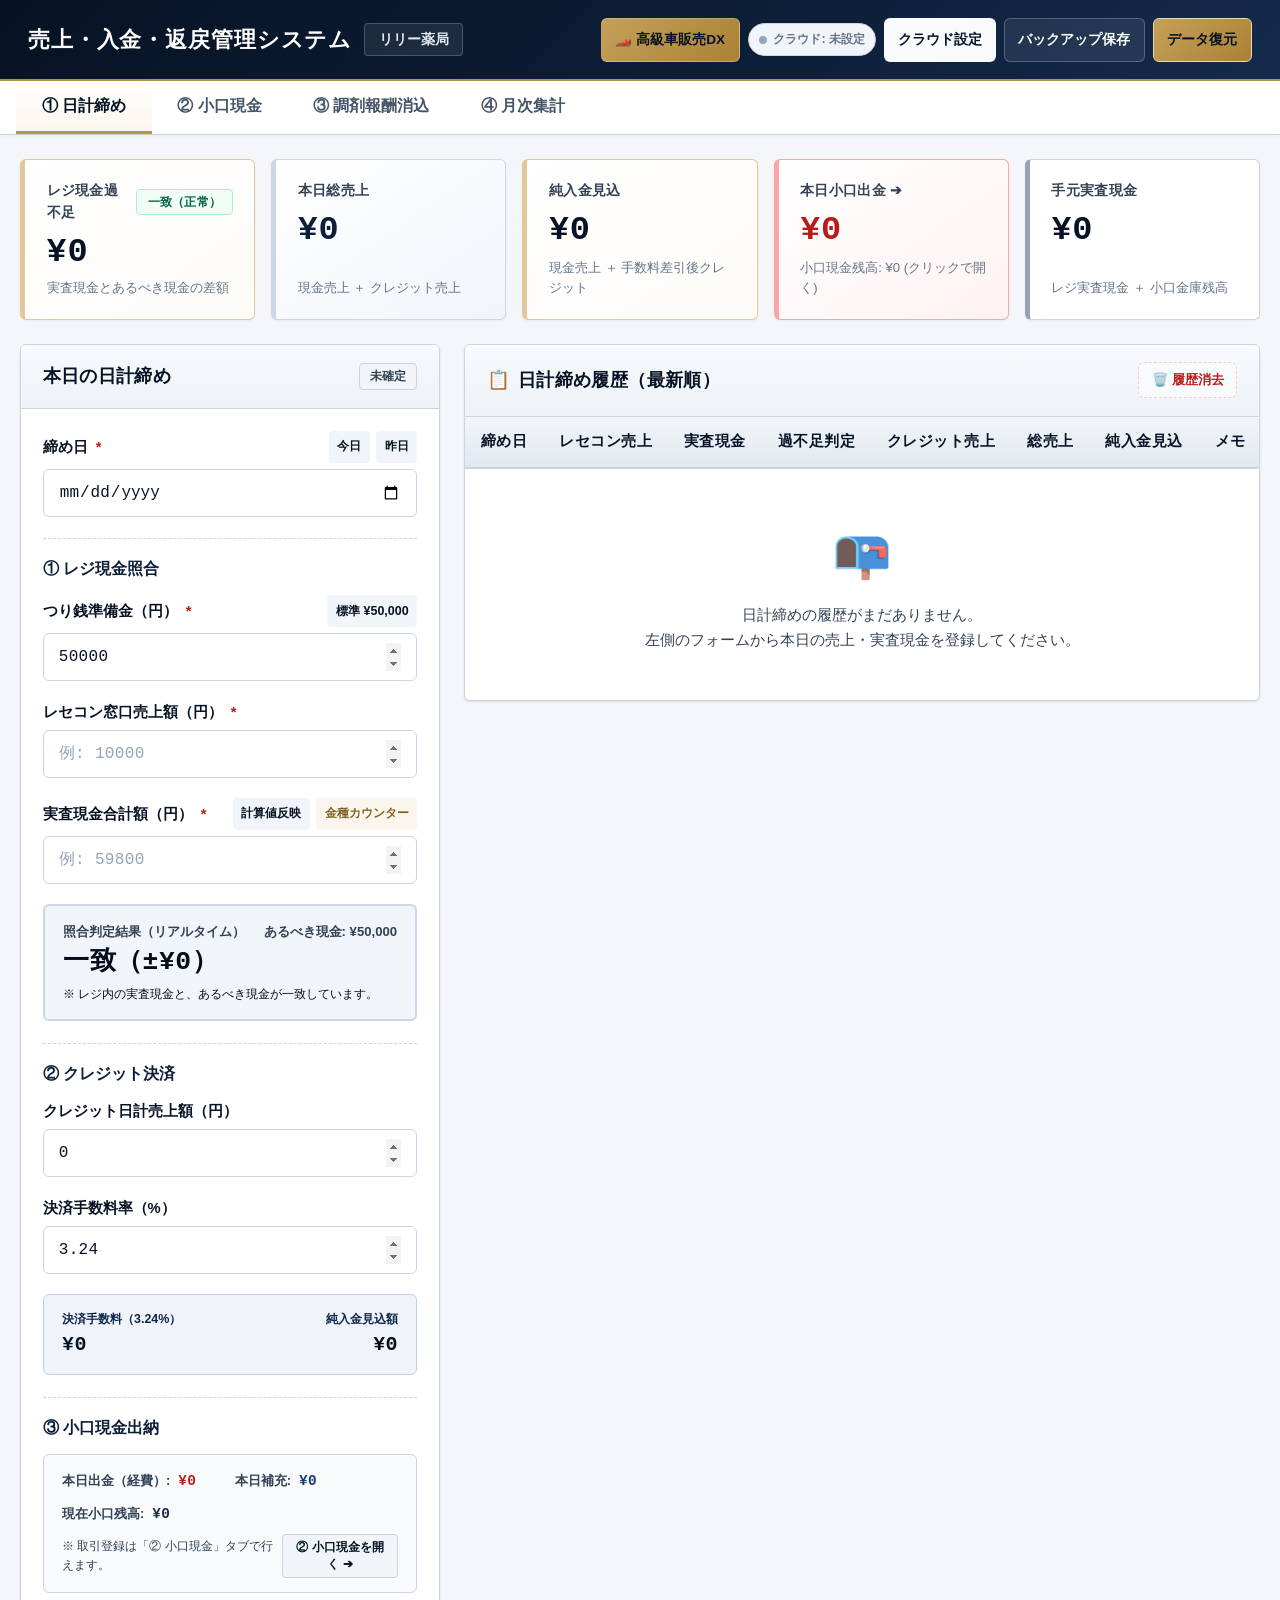
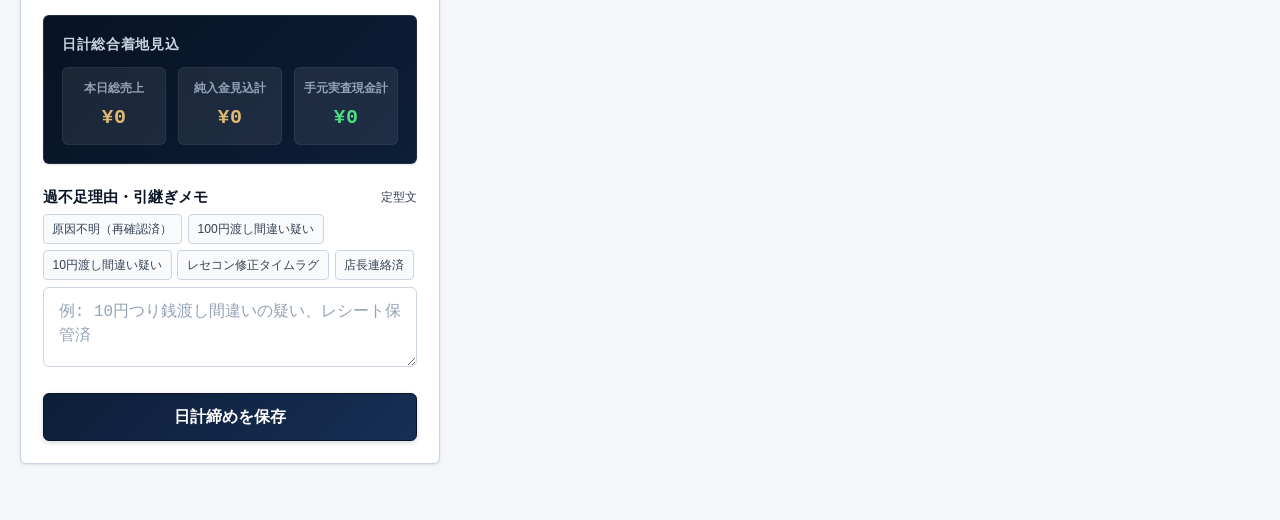
<file: index.html>
<!DOCTYPE html>
<html lang="ja">
<head>
  <meta charset="UTF-8">
  <meta name="viewport" content="width=device-width, initial-scale=1.0">
  <title>売上・入金・返戻管理システム | リリー薬局</title>
  <link rel="stylesheet" href="css/style.css">
</head>
<body>

  <!-- アプリケーションヘッダー -->
  <header class="app-header">
    <div class="header-inner">
      <div class="brand-area">
        <h1 class="brand-title">売上・入金・返戻管理システム</h1>
        <span class="pharmacy-badge">リリー薬局</span>
      </div>
      <div class="header-right-area">
        <div class="header-actions">
          <a href="dealer.html" class="btn-header-action btn-portal-switch" title="多角経営グループ: 高級車販売DX・資金統制システムへ切り替えます" style="text-decoration:none; display:inline-flex; align-items:center; gap:4px; background:linear-gradient(135deg, #c5a059 0%, #aa8235 100%); color:#071324; font-weight:700;">
            🏎️ 高級車販売DX
          </a>
          <div id="cloud-sync-badge" class="cloud-sync-badge unconfigured" title="本部Googleスプレッドシート同期ステータス">
            <span class="cloud-sync-dot"></span>
            <span id="cloud-sync-text">クラウド: 未設定</span>
          </div>
          <button id="btn-cloud-settings" class="btn-header-action btn-cloud-config" title="本部Googleスプレッドシート同期URLを設定します">
            クラウド設定
          </button>
          <button id="btn-header-export" class="btn-header-action btn-backup-export" title="全データ（小口・レジ・消込）を1つのJSONファイルにバックアップ保存します">
            バックアップ保存
          </button>
          <button id="btn-header-import" class="btn-header-action btn-backup-import" title="保存したJSONバックアップファイルからデータを安全に復元します">
            データ復元
          </button>
        </div>
      </div>
    </div>
  </header>

  <!-- タブナビゲーション -->
  <nav class="tab-navigation">
    <div class="tab-container">
      <button class="tab-btn active" data-tab="tab-daily">
        <span>① 日計締め</span>
      </button>
      <button class="tab-btn" data-tab="tab-petty">
        <span>② 小口現金</span>
      </button>
      <button class="tab-btn" data-tab="tab-reconcile">
        <span>③ 調剤報酬消込</span>
      </button>
      <button class="tab-btn" data-tab="tab-monthly">
        <span>④ 月次集計</span>
      </button>
    </div>
  </nav>

  <!-- メインコンテンツ -->
  <main class="main-container">

    <!-- ====================================================
         タブ①: 本日の日計締め (★フェーズ2 実装)
         ==================================================== -->
    <section id="tab-daily" class="tab-content active">

      <!-- サマリーカード（店舗総合サマリー） -->
      <div class="summary-grid">
        <div id="daily-card-discrepancy" class="summary-card primary">
          <div>
            <div class="summary-card-title">
              <span>レジ現金過不足</span>
              <span id="daily-status-tag" class="badge badge-match">一致（正常）</span>
            </div>
            <div id="daily-summary-discrepancy" class="summary-card-value numeric">¥0</div>
          </div>
          <div id="daily-summary-discrepancy-sub" class="summary-card-sub">実査現金とあるべき現金の差額</div>
        </div>

        <div class="summary-card info">
          <div>
            <div class="summary-card-title">
              <span>本日総売上</span>
            </div>
            <div id="daily-summary-total-sales" class="summary-card-value numeric">¥0</div>
          </div>
          <div class="summary-card-sub">現金売上 ＋ クレジット売上</div>
        </div>

        <div class="summary-card primary">
          <div>
            <div class="summary-card-title">
              <span>純入金見込</span>
            </div>
            <div id="daily-summary-total-net" class="summary-card-value numeric">¥0</div>
          </div>
          <div class="summary-card-sub">現金売上 ＋ 手数料差引後クレジット</div>
        </div>

        <div class="summary-card danger" data-tab="tab-petty" role="button" tabindex="0" style="cursor: pointer;" title="クリックして「② 小口現金」タブを開く">
          <div>
            <div class="summary-card-title">
              <span>本日小口出金 ➔</span>
            </div>
            <div id="daily-summary-petty-expense" class="summary-card-value numeric">¥0</div>
          </div>
          <div id="daily-summary-petty-balance-sub" class="summary-card-sub">小口現金残高: ¥0 (クリックで開く)</div>
        </div>

        <div class="summary-card">
          <div>
            <div class="summary-card-title">
              <span>手元実査現金</span>
            </div>
            <div id="daily-summary-total-physical" class="summary-card-value numeric">¥0</div>
          </div>
          <div class="summary-card-sub">レジ実査現金 ＋ 小口金庫残高</div>
        </div>
      </div>

      <!-- 2カラムコンテンツレイアウト -->
      <div class="content-layout-2col">
        
        <!-- 左: 締め登録フォーム -->
        <div class="panel-card">
          <div class="panel-header">
            <h2 class="panel-title">
              本日の日計締め
            </h2>
            <span id="daily-lock-status" class="badge badge-unconfirmed">未確定</span>
          </div>
          <div class="panel-body">
            <form id="daily-closing-form">

              <!-- 締め日 -->
              <div class="form-group">
                <div class="label-with-actions">
                  <label for="daily-date" class="form-label">締め日 <span class="required">*</span></label>
                  <div class="quick-btn-group">
                    <button type="button" id="btn-date-today" class="btn-chip" title="本日の日付をセット">今日</button>
                    <button type="button" id="btn-date-yesterday" class="btn-chip" title="昨日の日付をセット">昨日</button>
                  </div>
                </div>
                <input type="date" id="daily-date" class="form-input" required>
              </div>

              <!-- ① レジ現金照合セクション -->
              <div class="section-divider">
                <div class="section-subtitle">① レジ現金照合</div>

                <!-- つり銭準備金 -->
                <div class="form-group">
                  <div class="label-with-actions">
                    <label for="daily-change-fund" class="form-label">つり銭準備金（円） <span class="required">*</span></label>
                    <button type="button" id="btn-reset-change-fund" class="btn-chip" title="店舗規定値 ¥50,000 にリセット">標準 ¥50,000</button>
                  </div>
                  <input type="number" id="daily-change-fund" class="form-input numeric" placeholder="例: 50000" min="0" step="1" value="50000" required>
                </div>

                <!-- レセコン窓口売上 -->
                <div class="form-group">
                  <label for="daily-presale-amount" class="form-label">レセコン窓口売上額（円） <span class="required">*</span></label>
                  <input type="number" id="daily-presale-amount" class="form-input numeric" placeholder="例: 10000" min="0" step="1" required>
                </div>

                <!-- 実査現金合計額 -->
                <div class="form-group">
                  <div class="label-with-actions">
                    <label for="daily-actual-cash" class="form-label">実査現金合計額（円） <span class="required">*</span></label>
                    <div class="quick-btn-group">
                      <button type="button" id="btn-match-expected-cash" class="btn-chip btn-chip-highlight" title="あるべき現金をそのままセット">計算値反映</button>
                      <button type="button" id="btn-toggle-denomination" class="btn-chip btn-chip-primary" title="お札・硬貨の枚数を入力して自動計算">金種カウンター</button>
                    </div>
                  </div>
                  <input type="number" id="daily-actual-cash" class="form-input numeric" placeholder="例: 59800" min="0" step="1" required>
                </div>

                <!-- 金種別かんたん計算アシストパネル（開閉可能） -->
                <div id="denomination-panel" class="denomination-panel" style="display: none;">
                  <div class="denomination-panel-header">
                    <div class="denomination-panel-title">金種内訳入力</div>
                    <div class="denomination-panel-actions">
                      <button type="button" id="btn-clear-denomination" class="btn-chip-sm">クリア</button>
                      <button type="button" id="btn-close-denomination" class="btn-chip-sm">閉じる ✕</button>
                    </div>
                  </div>
                  <div class="denomination-grid">
                    <div class="denom-row" data-val="10000">
                      <span class="denom-label">10,000円札</span>
                      <div class="denom-stepper">
                        <button type="button" class="btn-step btn-minus" data-val="10000">-</button>
                        <input type="number" class="denom-count form-input-sm numeric" min="0" step="1" placeholder="0" data-val="10000">
                        <button type="button" class="btn-step btn-plus" data-val="10000">+</button>
                      </div>
                      <span class="denom-subtotal numeric">¥0</span>
                    </div>
                    <div class="denom-row" data-val="5000">
                      <span class="denom-label">5,000円札</span>
                      <div class="denom-stepper">
                        <button type="button" class="btn-step btn-minus" data-val="5000">-</button>
                        <input type="number" class="denom-count form-input-sm numeric" min="0" step="1" placeholder="0" data-val="5000">
                        <button type="button" class="btn-step btn-plus" data-val="5000">+</button>
                      </div>
                      <span class="denom-subtotal numeric">¥0</span>
                    </div>
                    <div class="denom-row" data-val="2000">
                      <span class="denom-label">2,000円札</span>
                      <div class="denom-stepper">
                        <button type="button" class="btn-step btn-minus" data-val="2000">-</button>
                        <input type="number" class="denom-count form-input-sm numeric" min="0" step="1" placeholder="0" data-val="2000">
                        <button type="button" class="btn-step btn-plus" data-val="2000">+</button>
                      </div>
                      <span class="denom-subtotal numeric">¥0</span>
                    </div>
                    <div class="denom-row" data-val="1000">
                      <span class="denom-label">1,000円札</span>
                      <div class="denom-stepper">
                        <button type="button" class="btn-step btn-minus" data-val="1000">-</button>
                        <input type="number" class="denom-count form-input-sm numeric" min="0" step="1" placeholder="0" data-val="1000">
                        <button type="button" class="btn-step btn-plus" data-val="1000">+</button>
                      </div>
                      <span class="denom-subtotal numeric">¥0</span>
                    </div>
                    <div class="denom-row" data-val="500">
                      <span class="denom-label">500円玉</span>
                      <div class="denom-stepper">
                        <button type="button" class="btn-step btn-minus" data-val="500">-</button>
                        <input type="number" class="denom-count form-input-sm numeric" min="0" step="1" placeholder="0" data-val="500">
                        <button type="button" class="btn-step btn-plus" data-val="500">+</button>
                      </div>
                      <span class="denom-subtotal numeric">¥0</span>
                    </div>
                    <div class="denom-row" data-val="100">
                      <span class="denom-label">100円玉</span>
                      <div class="denom-stepper">
                        <button type="button" class="btn-step btn-minus" data-val="100">-</button>
                        <input type="number" class="denom-count form-input-sm numeric" min="0" step="1" placeholder="0" data-val="100">
                        <button type="button" class="btn-step btn-plus" data-val="100">+</button>
                      </div>
                      <span class="denom-subtotal numeric">¥0</span>
                    </div>
                    <div class="denom-row" data-val="50">
                      <span class="denom-label">50円玉</span>
                      <div class="denom-stepper">
                        <button type="button" class="btn-step btn-minus" data-val="50">-</button>
                        <input type="number" class="denom-count form-input-sm numeric" min="0" step="1" placeholder="0" data-val="50">
                        <button type="button" class="btn-step btn-plus" data-val="50">+</button>
                      </div>
                      <span class="denom-subtotal numeric">¥0</span>
                    </div>
                    <div class="denom-row" data-val="10">
                      <span class="denom-label">10円玉</span>
                      <div class="denom-stepper">
                        <button type="button" class="btn-step btn-minus" data-val="10">-</button>
                        <input type="number" class="denom-count form-input-sm numeric" min="0" step="1" placeholder="0" data-val="10">
                        <button type="button" class="btn-step btn-plus" data-val="10">+</button>
                      </div>
                      <span class="denom-subtotal numeric">¥0</span>
                    </div>
                    <div class="denom-row" data-val="5">
                      <span class="denom-label">5円玉</span>
                      <div class="denom-stepper">
                        <button type="button" class="btn-step btn-minus" data-val="5">-</button>
                        <input type="number" class="denom-count form-input-sm numeric" min="0" step="1" placeholder="0" data-val="5">
                        <button type="button" class="btn-step btn-plus" data-val="5">+</button>
                      </div>
                      <span class="denom-subtotal numeric">¥0</span>
                    </div>
                    <div class="denom-row" data-val="1">
                      <span class="denom-label">1円玉</span>
                      <div class="denom-stepper">
                        <button type="button" class="btn-step btn-minus" data-val="1">-</button>
                        <input type="number" class="denom-count form-input-sm numeric" min="0" step="1" placeholder="0" data-val="1">
                        <button type="button" class="btn-step btn-plus" data-val="1">+</button>
                      </div>
                      <span class="denom-subtotal numeric">¥0</span>
                    </div>
                  </div>
                  <div class="denomination-footer">
                    <div class="denom-total-box">
                      <span class="denom-total-label">計算合計額:</span>
                      <strong id="denom-total-display" class="denom-total-val numeric">¥0</strong>
                    </div>
                    <button type="button" id="btn-apply-denomination" class="btn btn-primary btn-sm">
                      <span>📥</span> この合計を実査現金に反映する
                    </button>
                  </div>
                </div>

                <!-- リアルタイム過不足プレビュー -->
                <div id="daily-discrepancy-preview" class="discrepancy-box match">
                  <div class="discrepancy-box-header">
                    <span>照合判定結果（リアルタイム）</span>
                    <span id="preview-expected-cash">あるべき現金: ¥50,000</span>
                  </div>
                  <div id="preview-discrepancy-amount" class="discrepancy-box-amount numeric">一致（±¥0）</div>
                  <div id="preview-discrepancy-note" style="font-size: 0.75rem;">※ レジ内の実査現金と、あるべき現金が一致しています。</div>
                </div>

                <!-- 過不足確認ガイド（過不足発生時に自動表示） -->
                <div id="kindness-guidance-box" class="kindness-box" style="display: none;">
                  <div class="kindness-header">
                    <span class="kindness-icon">📋</span>
                    <div class="kindness-title-wrap">
                      <strong class="kindness-title">過不足発生時の確認手順（自腹補填は行わないでください）</strong>
                      <div class="kindness-subtitle">事実をそのまま記録することが店舗の適正管理につながります。下記項目をご確認ください。</div>
                    </div>
                  </div>
                  <div class="kindness-checklist">
                    <div class="kindness-check-header">🔍 焦らずできる30秒チェック:</div>
                    <label class="kindness-check-item">
                      <input type="checkbox" class="kindness-chk">
                      <span>つり銭準備金（¥50,000）の数え間違いや除外忘れはありませんか？</span>
                    </label>
                    <label class="kindness-check-item">
                      <input type="checkbox" class="kindness-chk">
                      <span>クレジット決済や電子マネー売上が現金レセコンに混ざっていませんか？</span>
                    </label>
                    <label class="kindness-check-item">
                      <input type="checkbox" class="kindness-chk">
                      <span>処方変更・返金・返品レシートの計上漏れはありませんか？</span>
                    </label>
                  </div>
                </div>
              </div>

              <!-- ② クレジット決済セクション -->
              <div class="section-divider">
                <div class="section-subtitle">② クレジット決済</div>

                <!-- クレジット端末売上 -->
                <div class="form-group">
                  <label for="daily-credit-sales" class="form-label">クレジット日計売上額（円）</label>
                  <input type="number" id="daily-credit-sales" class="form-input numeric" placeholder="例: 10000" min="0" step="1" value="0">
                </div>

                <!-- 手数料率 -->
                <div class="form-group">
                  <label for="daily-fee-rate" class="form-label">決済手数料率（%）</label>
                  <input type="number" id="daily-fee-rate" class="form-input numeric" placeholder="3.24" min="0" max="100" step="0.01" value="3.24">
                </div>

                <!-- リアルタイムクレジット計算プレビュー -->
                <div id="daily-credit-preview" class="credit-preview-box">
                  <div class="credit-preview-item">
                    <span class="credit-preview-label">決済手数料（3.24%）</span>
                    <span id="preview-fee-amount" class="credit-preview-val numeric">¥0</span>
                  </div>
                  <div class="credit-preview-item" style="text-align: right;">
                    <span class="credit-preview-label">純入金見込額</span>
                    <span id="preview-net-credit" class="credit-preview-val numeric" style="color: var(--primary-dark);">¥0</span>
                  </div>
                </div>
              </div>

              <!-- ③ 小口現金出納連携セクション -->
              <div class="section-divider">
                <div class="section-subtitle">③ 小口現金出納</div>
                <div class="petty-inline-box">
                  <div class="petty-inline-grid">
                    <div>
                      <span class="report-item-label">本日出金（経費）:</span>
                      <strong id="preview-daily-petty-exp" class="numeric" style="color: var(--danger); margin-left: 0.25rem;">¥0</strong>
                    </div>
                    <div>
                      <span class="report-item-label">本日補充:</span>
                      <strong id="preview-daily-petty-inc" class="numeric" style="color: var(--info); margin-left: 0.25rem;">¥0</strong>
                    </div>
                    <div>
                      <span class="report-item-label">現在小口残高:</span>
                      <strong id="preview-daily-petty-bal" class="numeric" style="margin-left: 0.25rem;">¥0</strong>
                    </div>
                  </div>
                  <div style="font-size: 0.75rem; color: var(--text-muted); display: flex; justify-content: space-between; align-items: center; margin-top: 0.4rem;">
                    <span>※ 取引登録は「② 小口現金」タブで行えます。</span>
                    <button type="button" class="btn-chip" data-tab="tab-petty" style="color: var(--navy-dark); background: #f1f5f9; border: 1px solid #cbd5e1; font-weight: 700; cursor: pointer;">② 小口現金を開く ➔</button>
                  </div>
                </div>
              </div>

              <!-- ④ 店舗日計総合サマリープレビュー -->
              <div class="comprehensive-preview-box">
                <div class="comprehensive-preview-header">日計総合着地見込</div>
                <div class="comprehensive-preview-grid">
                  <div class="comprehensive-preview-item">
                    <span class="comprehensive-preview-label">本日総売上</span>
                    <span id="preview-comp-sales" class="comprehensive-preview-val numeric">¥0</span>
                  </div>
                  <div class="comprehensive-preview-item">
                    <span class="comprehensive-preview-label">純入金見込計</span>
                    <span id="preview-comp-net" class="comprehensive-preview-val numeric">¥0</span>
                  </div>
                  <div class="comprehensive-preview-item">
                    <span class="comprehensive-preview-label">手元実査現金計</span>
                    <span id="preview-comp-cash" class="comprehensive-preview-val numeric" style="color: #4ade80;">¥0</span>
                  </div>
                </div>
              </div>

              <!-- メモ・引継ぎ -->
              <div class="form-group">
                <div class="label-with-actions">
                  <label for="daily-memo" class="form-label">過不足理由・引継ぎメモ</label>
                  <span class="text-hint">定型文</span>
                </div>
                <div class="quick-memo-tags">
                  <button type="button" class="btn-memo-tag" data-text="原因不明（再確認済・レシート保管済・店長報告）">原因不明（再確認済）</button>
                  <button type="button" class="btn-memo-tag" data-text="100円硬貨の渡し間違い可能性あり">100円渡し間違い疑い</button>
                  <button type="button" class="btn-memo-tag" data-text="10円硬貨の渡し間違い可能性あり">10円渡し間違い疑い</button>
                  <button type="button" class="btn-memo-tag" data-text="レセコン打鍵ミス・キャンセル修正タイムラグ">レセコン修正タイムラグ</button>
                  <button type="button" class="btn-memo-tag" data-text="店長へ連絡済・翌朝精査予定">店長連絡済</button>
                </div>
                <textarea id="daily-memo" class="form-textarea" placeholder="例: 10円つり銭渡し間違いの疑い、レシート保管済"></textarea>
              </div>

              <button type="submit" class="btn btn-primary">
                日計締めを保存
              </button>
            </form>
          </div>
        </div>

        <!-- 右: レジ締め履歴テーブル -->
        <div class="panel-card">
          <div class="panel-header">
            <h2 class="panel-title">
              <span>📋</span> 日計締め履歴（最新順）
            </h2>
            <div style="display: flex; gap: 0.5rem; align-items: center; flex-wrap: wrap;">
              <button id="btn-clear-closing-data" class="btn-test" style="color: var(--danger); border-color: #fecaca;" title="全データをリセット">
                🗑️ 履歴消去
              </button>
            </div>
          </div>

          <div class="panel-body" style="padding: 0;">
            <div class="table-responsive">
              <table class="data-table">
                <thead>
                  <tr>
                    <th>締め日</th>
                    <th style="text-align: right;">レセコン売上</th>
                    <th style="text-align: right;">実査現金</th>
                    <th style="text-align: center;">過不足判定</th>
                    <th style="text-align: right;">クレジット売上</th>
                    <th style="text-align: right;">総売上</th>
                    <th style="text-align: right;">純入金見込</th>
                    <th>メモ</th>
                    <th style="text-align: center;">操作</th>
                  </tr>
                </thead>
                <tbody id="daily-table-body">
                  <!-- JSで動的描画 -->
                </tbody>
              </table>
            </div>

            <div id="daily-empty-state" class="empty-state">
              <div class="empty-state-icon">📭</div>
              <p>日計締めの履歴がまだありません。<br>左側のフォームから本日の売上・実査現金を登録してください。</p>
            </div>
          </div>
        </div>

      </div>
    </section>

    <!-- ====================================================
         日計締め詳細閲覧モーダル (フェーズ3 実装)
         ==================================================== -->
    <dialog id="daily-detail-dialog" class="modal-dialog">
      <div class="modal-content">
        <div class="modal-header">
          <h3 class="modal-title">
            <span>📑</span> 日計締め確定レポート（詳細）
          </h3>
          <button id="btn-close-modal" class="modal-close-btn" title="閉じる">&times;</button>
        </div>
        <div class="modal-body" id="modal-report-body">
          <!-- JSで動的レンダリング -->
        </div>
        <div class="modal-footer">
          <button id="btn-print-report" class="btn btn-secondary">🖨️ 印刷</button>
          <button id="btn-close-report" class="btn btn-secondary">閉じる</button>
        </div>
      </div>
    </dialog>

    <!-- ====================================================
         タブ②: 小口現金管理 (★フェーズ1 実装)
         ==================================================== -->
    <section id="tab-petty" class="tab-content">

      <!-- サマリーカード -->
      <div class="summary-grid">
        <div class="summary-card primary">
          <div>
            <div class="summary-card-title">
              <span>小口現金残高</span>
              <span id="petty-balance-warning" style="display: none; color: var(--danger); font-size: 0.75rem; font-weight: bold;">マイナス残高</span>
            </div>
            <div id="petty-summary-balance" class="summary-card-value numeric">¥0</div>
          </div>
          <div class="summary-card-sub">金庫内実査現金と一致しているか確認</div>
        </div>

        <div class="summary-card info">
          <div>
            <div class="summary-card-title">
              <span>今月補充合計</span>
            </div>
            <div id="petty-summary-income" class="summary-card-value numeric">¥0</div>
          </div>
          <div class="summary-card-sub">銀行出金・金庫補充など</div>
        </div>

        <div class="summary-card danger">
          <div>
            <div class="summary-card-title">
              <span>今月出金合計</span>
            </div>
            <div id="petty-summary-expense" class="summary-card-value numeric">¥0</div>
          </div>
          <div class="summary-card-sub">消耗品・切手・交通費等の実経費</div>
        </div>

        <div class="summary-card">
          <div>
            <div class="summary-card-title">
              <span>今月取引件数</span>
            </div>
            <div id="petty-summary-count" class="summary-card-value numeric">0 件</div>
          </div>
          <div class="summary-card-sub">登録された出納の総数</div>
        </div>
      </div>

      <!-- 2カラムコンテンツレイアウト -->
      <div class="content-layout-2col">
        
        <!-- 左: 出納登録フォーム -->
        <div class="panel-card">
          <div class="panel-header">
            <h2 class="panel-title">
              出納の登録
            </h2>
          </div>
          <div class="panel-body">
            <form id="petty-cash-form">
              
              <!-- かんたん入力プリセット（ワンタップで入力完了） -->
              <div class="quick-preset-bar">
                <span class="quick-preset-title">定型入力:</span>
                <div class="quick-preset-tags">
                  <button type="button" class="btn-petty-chip" data-type="expense" data-category="消耗品費" data-memo="コピー用紙・ボールペン購入">用紙・ペン</button>
                  <button type="button" class="btn-petty-chip" data-type="expense" data-category="清掃・衛生費" data-memo="患者様用消毒用エタノール・マスク">消毒液・マスク</button>
                  <button type="button" class="btn-petty-chip" data-type="expense" data-category="通信運搬費" data-memo="郵便切手・レターパック代">切手・郵送</button>
                  <button type="button" class="btn-petty-chip" data-type="expense" data-category="雑費" data-memo="店舗清掃用ゴミ袋・洗剤">ゴミ袋・洗剤</button>
                  <button type="button" class="btn-petty-chip btn-petty-chip-income" data-type="income" data-category="小口現金補充" data-amount="10000" data-memo="金庫より小口現金補充">金庫補充(¥1万)</button>
                </div>
              </div>

              <!-- 区分（出金 / 入金） -->
              <div class="form-group">
                <label class="form-label">出納区分 <span class="required">*</span></label>
                <div class="type-toggle-group">
                  <div>
                    <input type="radio" name="petty-type" id="type-expense" value="expense" checked>
                    <label for="type-expense" class="type-toggle-btn btn-expense">出金</label>
                  </div>
                  <div>
                    <input type="radio" name="petty-type" id="type-income" value="income">
                    <label for="type-income" class="type-toggle-btn btn-income">入金（補充）</label>
                  </div>
                </div>
              </div>

              <!-- 取引日 -->
              <div class="form-group">
                <label for="petty-date" class="form-label">取引日 <span class="required">*</span></label>
                <input type="date" id="petty-date" class="form-input" required>
              </div>

              <!-- 勘定科目 -->
              <div class="form-group">
                <label for="petty-category" class="form-label">科目 <span class="required">*</span></label>
                <select id="petty-category" class="form-select" required></select>
              </div>

              <!-- 金額 -->
              <div class="form-group">
                <label for="petty-amount" class="form-label">金額（円） <span class="required">*</span></label>
                <input type="number" id="petty-amount" class="form-input numeric" placeholder="例: 1000" min="1" step="1" required>
              </div>

              <!-- 摘要メモ -->
              <div class="form-group">
                <label for="petty-memo" class="form-label">摘要・用途（領収書等）</label>
                <textarea id="petty-memo" class="form-textarea" placeholder="例: ボールペン・付箋購入（レシート保管済）"></textarea>
              </div>

              <button type="submit" class="btn btn-primary">
                出納を登録
              </button>
            </form>
          </div>
        </div>

        <!-- 右: 出納履歴テーブル -->
        <div class="panel-card">
          <div class="panel-header">
            <h2 class="panel-title">
              小口出納履歴
            </h2>
            <div style="display: flex; gap: 0.5rem; align-items: center;">
              <button id="btn-clear-petty-data" class="btn-test" style="color: var(--danger); border-color: #fecaca;" title="全データをリセット">
                履歴消去
              </button>
            </div>
          </div>

          <div class="panel-body" style="padding: 0;">
            <div class="table-responsive">
              <table class="data-table">
                <thead>
                  <tr>
                    <th>日付</th>
                    <th>区分</th>
                    <th>科目</th>
                    <th>摘要・用途</th>
                    <th style="text-align: right;">入金額</th>
                    <th style="text-align: right;">出金額</th>
                    <th style="text-align: right;">差引残高</th>
                    <th style="text-align: center;">操作</th>
                  </tr>
                </thead>
                <tbody id="petty-table-body">
                  <!-- JSで動的レンダリング -->
                </tbody>
              </table>
            </div>

            <div id="petty-empty-state" class="empty-state">
              <div class="empty-state-icon">📭</div>
              <p>小口現金の取引履歴がまだありません。<br>左側のフォームから出金または補充を登録してください。</p>
            </div>
          </div>
        </div>

      </div>
    </section>

    <!-- ====================================================
         タブ③: 調剤報酬消込・返戻追跡 (★フェーズ4 実装)
         ==================================================== -->
    <section id="tab-reconcile" class="tab-content">

      <!-- 操作・コントロールヘッダー -->
      <div class="closing-action-bar" style="margin-bottom: 1.5rem;">
        <div class="closing-action-inner">
          <div class="closing-action-left">
            <label for="reconcile-month-select" style="font-size: 0.9rem; font-weight: 700; color: var(--navy); display: flex; align-items: center; gap: 0.4rem;">
              請求対象月:
            </label>
            <input type="month" id="reconcile-month-select" class="form-input" style="width: auto; padding: 0.4rem 0.75rem; font-weight: 700;">
          </div>

          <div class="closing-action-right" style="display: flex; gap: 0.5rem; flex-wrap: wrap;">
            <button id="btn-clear-reconcile-data" class="btn-test" style="color: var(--danger); border-color: #fecaca;" title="消込・返戻データを全消去">
              全消去
            </button>
          </div>
        </div>
      </div>

      <!-- サマリーカード（請求月消込サマリー） -->
      <div class="summary-grid">
        <div class="summary-card info">
          <div>
            <div class="summary-card-title">
              <span>請求総額</span>
            </div>
            <div id="reconcile-sum-billed" class="summary-card-value numeric">¥0</div>
          </div>
          <div id="reconcile-sum-billed-sub" class="summary-card-sub">請求対象月: --</div>
        </div>

        <div class="summary-card primary">
          <div>
            <div class="summary-card-title">
              <span>入金総額</span>
            </div>
            <div id="reconcile-sum-paid" class="summary-card-value numeric">¥0</div>
          </div>
          <div id="reconcile-sum-paid-sub" class="summary-card-sub">入金月: --</div>
        </div>

        <div id="reconcile-card-discrepancy" class="summary-card">
          <div>
            <div class="summary-card-title">
              <span>入金差額</span>
              <span id="reconcile-status-tag" class="badge badge-match">一致（正常）</span>
            </div>
            <div id="reconcile-sum-discrepancy" class="summary-card-value numeric">¥0</div>
          </div>
          <div id="reconcile-sum-discrepancy-sub" class="summary-card-sub">入金総額 - 請求総額</div>
        </div>

        <div class="summary-card danger">
          <div>
            <div class="summary-card-title">
              <span>返戻・保留総額</span>
            </div>
            <div id="reconcile-sum-remand-total" class="summary-card-value numeric">¥0</div>
          </div>
          <div id="reconcile-sum-remand-sub" class="summary-card-sub">未対応: 0件 (¥0)</div>
        </div>

        <div id="reconcile-card-unaccounted" class="summary-card">
          <div>
            <div class="summary-card-title">
              <span>未特定差額</span>
              <span id="reconcile-unaccounted-tag" class="badge badge-match">特定済</span>
            </div>
            <div id="reconcile-sum-unaccounted" class="summary-card-value numeric">¥0</div>
          </div>
          <div id="reconcile-sum-unaccounted-sub" class="summary-card-sub">差額と返戻の乖離</div>
        </div>
      </div>

      <!-- 差額突合アラートバナー -->
      <div id="reconcile-alert-banner" class="alert-banner info" style="margin-bottom: 1.5rem; display: none;">
        <span id="reconcile-alert-icon" class="alert-icon">ℹ️</span>
        <div class="alert-content">
          <div id="reconcile-alert-title" class="alert-title">差額突合ステータス</div>
          <div id="reconcile-alert-desc" class="alert-desc">--</div>
        </div>
      </div>

      <!-- 2カラムコンテンツレイアウト -->
      <div class="content-layout-2col">

        <!-- 左カラム: 請求・入金実績 ＆ 返戻・保留登録フォーム -->
        <div style="display: flex; flex-direction: column; gap: 1.5rem;">

          <!-- パネル1: 請求・入金サマリー登録 -->
          <div class="panel-card">
            <div class="panel-header">
              <h2 class="panel-title">
                請求・入金実績の登録
              </h2>
              <span id="reconcile-record-status" class="badge badge-unconfirmed">未登録</span>
            </div>
            <div class="panel-body">
              <form id="reconcile-billing-form">
                <!-- 請求年月 -->
                <div class="form-group">
                  <label for="reconcile-form-billing-month" class="form-label">請求対象年月 <span class="required">*</span></label>
                  <input type="month" id="reconcile-form-billing-month" class="form-input" required>
                  <div class="form-hint">例: 2026年7月調剤分なら「2026-07」</div>
                </div>

                <!-- 請求総額 -->
                <div class="form-group">
                  <label for="reconcile-form-billed-amount" class="form-label">レセプト請求総額（円） <span class="required">*</span></label>
                  <input type="number" id="reconcile-form-billed-amount" class="form-input numeric" placeholder="例: 1000000" min="0" step="1" required>
                  <div class="form-hint">社保・国保・公費等の請求確定総額</div>
                </div>

                <!-- 入金年月（通常2ヶ月後） -->
                <div class="form-group">
                  <label for="reconcile-form-deposit-month" class="form-label">入金年月（通常請求月の2ヶ月後） <span class="required">*</span></label>
                  <input type="month" id="reconcile-form-deposit-month" class="form-input" required>
                  <div class="form-hint">支払基金・国保連からの入金通知月</div>
                </div>

                <!-- 入金総額 -->
                <div class="form-group">
                  <label for="reconcile-form-paid-amount" class="form-label">支払確定入金総額（円） <span class="required">*</span></label>
                  <input type="number" id="reconcile-form-paid-amount" class="form-input numeric" placeholder="例: 950000" min="0" step="1" required>
                  <div class="form-hint">当座預金等への実際の振込確定総額</div>
                </div>

                <!-- 差額プレビュー -->
                <div class="calc-preview-box" style="margin-bottom: 1rem;">
                  <div class="calc-row">
                    <span class="calc-label">計算上の入金差額:</span>
                    <span id="reconcile-form-discrepancy-preview" class="calc-val numeric">¥0</span>
                  </div>
                </div>

                <!-- 備考メモ -->
                <div class="form-group">
                  <label for="reconcile-form-memo" class="form-label">備考・特記事項</label>
                  <textarea id="reconcile-form-memo" class="form-textarea" placeholder="例: 7月調剤分。支払基金振込通知書確認済"></textarea>
                </div>

                <button type="submit" class="btn btn-primary" style="width: 100%;">
                  <span>💾</span> 請求・入金実績を保存する
                </button>
              </form>
            </div>
          </div>

          <!-- パネル2: 返戻・保留案件の個別登録フォーム -->
          <div class="panel-card">
            <div class="panel-header">
              <h2 class="panel-title">
                返戻・保留案件の登録
              </h2>
            </div>
            <div class="panel-body">
              <form id="reconcile-remand-form">
                <!-- 対象請求月（連動） -->
                <div class="form-group">
                  <label for="remand-form-billing-month" class="form-label">紐付く請求月 <span class="required">*</span></label>
                  <input type="month" id="remand-form-billing-month" class="form-input" required readonly style="background: #f8fafc;">
                </div>

                <!-- カルテ番号 -->
                <div class="form-group">
                  <label for="remand-form-chart-id" class="form-label">カルテ番号（英数字・記号） <span class="required">*</span></label>
                  <input type="text" id="remand-form-chart-id" class="form-input numeric" placeholder="例: A001 または 1024" required pattern="^[a-zA-Z0-9\-_]+$" title="半角英数字および記号のみ入力可能です（個人情報保護のため漢字・ひらがな等は禁止）">
                  <div class="form-hint">※ 個人情報漏洩防止のため半角英数字記号のみ受付</div>
                </div>

                <!-- 金額 -->
                <div class="form-group">
                  <label for="remand-form-amount" class="form-label">保留・返戻金額（円） <span class="required">*</span></label>
                  <input type="number" id="remand-form-amount" class="form-input numeric" placeholder="例: 50000" min="1" step="1" required>
                </div>

                <!-- 事由 -->
                <div class="form-group">
                  <div class="label-with-actions">
                    <label for="remand-form-reason" class="form-label">返戻・保留の事由 <span class="required">*</span></label>
                    <span class="text-hint">ワンタップ選択 ✍️</span>
                  </div>
                  <div class="quick-reason-chips">
                    <button type="button" class="btn-remand-chip" data-reason="保険証資格喪失・有効期限切れ">📄 資格喪失・期限切れ</button>
                    <button type="button" class="btn-remand-chip" data-reason="記号番号誤り・枝番不一致">🔢 記号番号誤り</button>
                    <button type="button" class="btn-remand-chip" data-reason="疑義照会・処方内容確認保留">💊 疑義照会保留</button>
                    <button type="button" class="btn-remand-chip" data-reason="公費受給者証未提示・期限切れ">🏥 公費証未提示</button>
                  </div>
                  <select id="remand-form-reason" class="form-select" required>
                    <!-- JSで動的生成 -->
                  </select>
                </div>

                <!-- 初期ステータス -->
                <div class="form-group">
                  <label for="remand-form-status" class="form-label">初期ステータス <span class="required">*</span></label>
                  <select id="remand-form-status" class="form-select" required>
                    <option value="unhandled" selected>⚠️ 未対応（要調査）</option>
                    <option value="rebilling">🔄 再請求中（レセプト再提出中）</option>
                    <option value="resolved">✅ 入金済/解決</option>
                  </select>
                </div>

                <!-- 対応メモ -->
                <div class="form-group">
                  <label for="remand-form-note" class="form-label">対応メモ・経過記録</label>
                  <textarea id="remand-form-note" class="form-textarea" placeholder="例: 7/12受診時保険証失効のため返戻。患者へ新保険証の提出を依頼中"></textarea>
                </div>

                <button type="submit" class="btn btn-primary" style="width: 100%;">
                  <span>＋</span> 返戻・保留案件を追加する
                </button>
              </form>
            </div>
          </div>

        </div>

        <!-- 右カラム: 返戻・保留案件の追跡テーブル -->
        <div class="panel-card">
          <div class="panel-header">
            <div>
              <h2 class="panel-title">
                <span>📋</span> 返戻・保留案件 追跡一覧
              </h2>
              <span id="remand-count-badge" class="sub-text" style="font-size: 0.8rem; color: var(--text-muted); font-weight: normal;">0 件の案件</span>
            </div>
            <div style="display: flex; gap: 0.5rem; align-items: center;">
              <label for="remand-filter-status" style="font-size: 0.8rem; color: var(--text-muted);">状態:</label>
              <select id="remand-filter-status" class="form-select" style="width: auto; padding: 0.25rem 0.5rem; font-size: 0.8rem;">
                <option value="all">すべて</option>
                <option value="unhandled">未対応のみ</option>
                <option value="rebilling">再請求中のみ</option>
                <option value="resolved">解決済のみ</option>
              </select>
            </div>
          </div>

          <div class="panel-body" style="padding: 0;">
            <div class="table-responsive">
              <table class="data-table">
                <thead>
                  <tr>
                    <th>カルテ番号</th>
                    <th style="text-align: right;">金額</th>
                    <th>事由</th>
                    <th>ステータス</th>
                    <th>対応メモ・経過</th>
                    <th style="text-align: center;">操作</th>
                  </tr>
                </thead>
                <tbody id="remand-table-body">
                  <!-- JSで動的レンダリング -->
                </tbody>
              </table>
            </div>

            <div id="remand-empty-state" class="empty-state">
              <div class="empty-state-icon">📭</div>
              <p>この請求月に登録された返戻・保留案件はありません。<br>左側のフォームからカルテ番号・金額・事由を登録してください。</p>
            </div>
          </div>
        </div>

      </div>

      <!-- 請求月履歴サマリーテーブル（下部） -->
      <div class="panel-card" style="margin-top: 1.5rem;">
        <div class="panel-header">
          <h2 class="panel-title">
            <span>📚</span> 請求月別 消込履歴サマリー
          </h2>
          <span class="sub-text" style="font-size: 0.8rem; color: var(--text-muted);">過去の請求月と入金消込・未解決返戻の総括</span>
        </div>
        <div class="panel-body" style="padding: 0;">
          <div class="table-responsive">
            <table class="data-table">
              <thead>
                <tr>
                  <th>請求月</th>
                  <th>入金月</th>
                  <th style="text-align: right;">請求総額</th>
                  <th style="text-align: right;">入金総額</th>
                  <th style="text-align: right;">入金差額</th>
                  <th style="text-align: right;">返戻総額</th>
                  <th style="text-align: center;">未対応/再請求残高</th>
                  <th style="text-align: center;">差額突合状況</th>
                  <th style="text-align: center;">操作</th>
                </tr>
              </thead>
              <tbody id="reconcile-history-table-body">
                <!-- JSで動的レンダリング -->
              </tbody>
            </table>
          </div>
          <div id="reconcile-history-empty" class="empty-state" style="display: none;">
            <div class="empty-state-icon">📭</div>
            <p>まだ登録された請求月データがありません。</p>
          </div>
        </div>
      </div>

    </section>

    <!-- ====================================================
         タブ④: 月次集計レポート ＆ A4印刷帳票 (★フェーズ6 実装)
         ==================================================== -->
    <section id="tab-monthly" class="tab-content">

      <!-- 操作・アクションバー -->
      <div class="closing-action-bar" style="margin-bottom: 1.5rem;">
        <div class="closing-action-inner">
          <div class="closing-action-left">
            <label for="monthly-select-month" style="font-weight: 700; color: var(--navy-dark); font-size: 0.95rem;">
              📅 集計対象年月:
            </label>
            <input type="month" id="monthly-select-month" class="form-input" style="width: auto; font-size: 1rem; font-weight: 700; padding: 0.4rem 0.8rem;">
            <span id="monthly-closing-count-badge" class="badge badge-match" style="font-size: 0.82rem;">0日分の締めデータ</span>
          </div>
          <div style="display: flex; gap: 0.6rem; align-items: center; flex-wrap: wrap;">
            <button id="btn-print-monthly-report" class="btn btn-primary" title="店長確認印・本部受領印欄付きのA4帳票を印刷またはPDF出力">
              A4帳票印刷 / PDF出力
            </button>
          </div>
        </div>
      </div>

      <!-- 月次KPIサマリーカード -->
      <div class="summary-grid">
        <div id="monthly-card-discrepancy" class="summary-card primary">
          <div>
            <div class="summary-card-title">
              <span>月間過不足累計</span>
              <span id="monthly-discrepancy-status-tag" class="badge badge-match">一致（正常）</span>
            </div>
            <div id="monthly-summary-discrepancy" class="summary-card-value numeric">¥0</div>
          </div>
          <div id="monthly-summary-discrepancy-sub" class="summary-card-sub">過不足発生: 0日 / 締め日数: 0日</div>
        </div>

        <div class="summary-card info">
          <div>
            <div class="summary-card-title">
              <span>月間総売上</span>
            </div>
            <div id="monthly-summary-total-sales" class="summary-card-value numeric">¥0</div>
          </div>
          <div id="monthly-summary-sales-breakdown" class="summary-card-sub">窓口現金: ¥0 / クレジット: ¥0</div>
        </div>

        <div class="summary-card primary">
          <div>
            <div class="summary-card-title">
              <span>純入金見込</span>
            </div>
            <div id="monthly-summary-total-net" class="summary-card-value numeric">¥0</div>
          </div>
          <div id="monthly-summary-fee-sub" class="summary-card-sub">決済手数料控除後（手数料計: ¥0）</div>
        </div>

        <div class="summary-card danger">
          <div>
            <div class="summary-card-title">
              <span>小口経費出金計</span>
            </div>
            <div id="monthly-summary-petty-expense" class="summary-card-value numeric">¥0</div>
          </div>
          <div id="monthly-summary-petty-balance-sub" class="summary-card-sub">小口月末残高: ¥0</div>
        </div>

        <div class="summary-card">
          <div>
            <div class="summary-card-title">
              <span>調剤報酬入金差額</span>
              <span id="monthly-reconcile-status-tag" class="badge badge-match">差額なし</span>
            </div>
            <div id="monthly-summary-reconcile-diff" class="summary-card-value numeric">¥0</div>
          </div>
          <div id="monthly-summary-reconcile-sub" class="summary-card-sub">未解決返戻: ¥0</div>
        </div>
      </div>

      <!-- ====================================================
           A4印刷・帳票プレビューコンテナ（画面表示兼A4印刷レイアウト）
           ==================================================== -->
      <div id="monthly-printable-report" class="monthly-report-sheet">

        <!-- 帳票ヘッダー ＆ 捺印欄 -->
        <div class="report-header-box">
          <div class="report-header-titles">
            <div class="report-header-company">リリー薬局 管理本部 提出用帳票</div>
            <h2 class="report-header-main-title">月次売上・入金・過不足管理報告書</h2>
            <div class="report-header-meta">
              <span><strong>対象年月:</strong> <span id="print-meta-month" class="numeric">----年--月度</span></span>
              <span><strong>店舗名:</strong> リリー薬局</span>
              <span><strong>出力日時:</strong> <span id="print-meta-timestamp" class="numeric">----/--/-- --:--</span></span>
            </div>
          </div>

          <!-- 店長確認印・本部受領印 捺印欄 -->
          <div class="report-stamp-box">
            <table class="stamp-table">
              <thead>
                <tr>
                  <th>店舗管理者（店長）確認印</th>
                  <th>本部・経理受領印</th>
                </tr>
              </thead>
              <tbody>
                <tr>
                  <td class="stamp-cell">
                    <div class="stamp-date-line">確認日: &nbsp;&nbsp;&nbsp;&nbsp;年 &nbsp;&nbsp;月 &nbsp;&nbsp;日</div>
                    <div class="stamp-circle-area">
                      <span class="stamp-guide">印またはサイン</span>
                    </div>
                  </td>
                  <td class="stamp-cell">
                    <div class="stamp-date-line">受領日: &nbsp;&nbsp;&nbsp;&nbsp;年 &nbsp;&nbsp;月 &nbsp;&nbsp;日</div>
                    <div class="stamp-circle-area">
                      <span class="stamp-guide">印またはサイン</span>
                    </div>
                  </td>
                </tr>
              </tbody>
            </table>
          </div>
        </div>

        <!-- 月次主要4項目サマリーテーブル -->
        <div class="report-section">
          <div class="report-section-title">
            1. 月次主要収支・入金サマリー
          </div>
          <table class="report-summary-table">
            <thead>
              <tr>
                <th style="width: 25%;">① 売上・入金実績</th>
                <th style="width: 25%;">② レジ現金・過不足状況</th>
                <th style="width: 25%;">③ 小口現金出納状況</th>
                <th style="width: 25%;">④ 調剤報酬消込実績（入金月基準）</th>
              </tr>
            </thead>
            <tbody>
              <tr>
                <td>
                  <div class="report-kv-row">
                    <span>窓口現金売上:</span>
                    <strong id="print-sum-presale" class="numeric">¥0</strong>
                  </div>
                  <div class="report-kv-row">
                    <span>クレジット売上:</span>
                    <strong id="print-sum-credit" class="numeric">¥0</strong>
                  </div>
                  <div class="report-kv-row total-highlight">
                    <span>月間総売上:</span>
                    <strong id="print-sum-total-sales" class="numeric">¥0</strong>
                  </div>
                  <div class="report-kv-row">
                    <span>決済手数料:</span>
                    <span id="print-sum-fee" class="numeric">¥0</span>
                  </div>
                  <div class="report-kv-row net-highlight">
                    <span>純入金見込計:</span>
                    <strong id="print-sum-net-expected" class="numeric">¥0</strong>
                  </div>
                </td>
                <td>
                  <div class="report-kv-row">
                    <span>実査現金累計:</span>
                    <span id="print-sum-actual-cash" class="numeric">¥0</span>
                  </div>
                  <div class="report-kv-row">
                    <span>あるべき現金累計:</span>
                    <span id="print-sum-expected-cash" class="numeric">¥0</span>
                  </div>
                  <div class="report-kv-row total-highlight">
                    <span>過不足累計:</span>
                    <strong id="print-sum-discrepancy" class="numeric">¥0</strong>
                  </div>
                  <div class="report-kv-row">
                    <span>締め実施日数:</span>
                    <span id="print-sum-closing-days" class="numeric">0 日</span>
                  </div>
                  <div class="report-kv-row">
                    <span>内訳（不/過/一）:</span>
                    <span id="print-sum-discrepancy-breakdown" class="numeric" style="font-size: 0.8rem;">0日/0日/0日</span>
                  </div>
                </td>
                <td>
                  <div class="report-kv-row">
                    <span>月初繰越残高:</span>
                    <span id="print-sum-petty-start" class="numeric">¥0</span>
                  </div>
                  <div class="report-kv-row">
                    <span>当月小口補充:</span>
                    <span id="print-sum-petty-income" class="numeric">¥0</span>
                  </div>
                  <div class="report-kv-row total-highlight">
                    <span>当月経費出金:</span>
                    <strong id="print-sum-petty-expense" class="numeric">¥0</strong>
                  </div>
                  <div class="report-kv-row net-highlight">
                    <span>月末現在残高:</span>
                    <strong id="print-sum-petty-end" class="numeric">¥0</strong>
                  </div>
                  <div class="report-kv-row">
                    <span>出納取引件数:</span>
                    <span id="print-sum-petty-count" class="numeric">0 件</span>
                  </div>
                </td>
                <td>
                  <div class="report-kv-row">
                    <span>当月入金対象請求:</span>
                    <span id="print-sum-rec-target-month" class="numeric">--</span>
                  </div>
                  <div class="report-kv-row">
                    <span>レセプト請求総額:</span>
                    <span id="print-sum-rec-billed" class="numeric">¥0</span>
                  </div>
                  <div class="report-kv-row">
                    <span>振込確定入金額:</span>
                    <strong id="print-sum-rec-paid" class="numeric">¥0</strong>
                  </div>
                  <div class="report-kv-row total-highlight">
                    <span>調剤報酬入金差額:</span>
                    <strong id="print-sum-rec-diff" class="numeric">¥0</strong>
                  </div>
                  <div class="report-kv-row">
                    <span>未解決返戻残高:</span>
                    <span id="print-sum-rec-remand" class="numeric">¥0</span>
                  </div>
                </td>
              </tr>
            </tbody>
          </table>
        </div>

        <!-- 2カラム詳細: 過不足発生記録 ＆ 小口経費内訳 -->
        <div class="report-grid-2col">
          
          <!-- 左: 過不足発生日および理由記録（エスカレーション・抑止力） -->
          <div class="report-sub-card">
            <div class="report-sub-title">
              2. 現金過不足 発生記録
            </div>
            <div id="print-discrepancy-list-container">
              <table class="report-detail-table">
                <thead>
                  <tr>
                    <th>発生日</th>
                    <th style="text-align: right;">過不足額</th>
                    <th>判定</th>
                    <th>スタッフ記録理由・引継ぎメモ</th>
                  </tr>
                </thead>
                <tbody id="print-discrepancy-table-body">
                  <!-- 動的挿入 -->
                </tbody>
              </table>
              <div id="print-discrepancy-empty" class="report-empty-inline">
                当月の締めにおいて現金過不足は発生していません（全日一致）。
              </div>
            </div>
          </div>

          <!-- 右: 小口現金 科目別経費内訳 -->
          <div class="report-sub-card">
            <div class="report-sub-title">
              3. 小口現金 科目別経費内訳
            </div>
            <div id="print-petty-category-container">
              <table class="report-detail-table">
                <thead>
                  <tr>
                    <th>出納科目</th>
                    <th style="text-align: right;">出金額</th>
                    <th style="text-align: right;">構成比</th>
                  </tr>
                </thead>
                <tbody id="print-petty-category-table-body">
                  <!-- 動的挿入 -->
                </tbody>
              </table>
              <div id="print-petty-empty" class="report-empty-inline">
                当月の小口経費出金はありません。
              </div>
            </div>
          </div>

        </div>

        <!-- 日別締め実績推移一覧テーブル -->
        <div class="report-section" style="margin-top: 1rem;">
          <div class="report-section-title">
            4. 日別締め実績一覧
          </div>
          <div class="table-responsive">
            <table class="report-detail-table" style="font-size: 0.82rem;">
              <thead>
                <tr>
                  <th>締め日</th>
                  <th style="text-align: right;">窓口売上</th>
                  <th style="text-align: right;">実査現金</th>
                  <th style="text-align: center;">過不足判定</th>
                  <th style="text-align: right;">クレジット売上</th>
                  <th style="text-align: right;">総売上</th>
                  <th style="text-align: right;">純入金見込</th>
                  <th>メモ</th>
                </tr>
              </thead>
              <tbody id="print-daily-breakdown-table-body">
                <!-- 動的挿入 -->
              </tbody>
            </table>
          </div>
          <div id="print-daily-empty" class="report-empty-inline" style="display: none;">
            対象月の日計締めデータが登録されていません。
          </div>
        </div>

        <!-- 帳票フッター注記 -->
        <div class="report-footer-notes">
          <div>※ 本帳票に患者氏名・処方等の個人情報は含まれておりません（カルテ番号管理）。</div>
          <div>※ 店長確認印および本部受領印をもって月次確定とします。</div>
        </div>

      </div>

    </section>

  </main>

  <!-- データ復元＆バックアップ管理モーダル -->
  <dialog id="backup-restore-dialog" class="modal-dialog">
    <div class="modal-content modal-lg">
      <div class="modal-header">
        <h3 class="modal-title">
          データの復元
        </h3>
        <button id="btn-close-backup-modal" class="modal-close-btn" title="閉じる">&times;</button>
      </div>
      <div class="modal-body">
        <div class="backup-modal-intro">
          <p>以前に保存したバックアップファイルを選択してデータを復元します。</p>
        </div>

        <!-- ファイル選択エリア -->
        <div class="backup-dropzone" id="backup-dropzone">
          <input type="file" id="backup-file-input" accept=".json,application/json" style="display: none;">
          <div class="dropzone-text"><strong>ファイルを選択</strong> または ここにドラッグ＆ドロップ</div>
          <button type="button" class="btn btn-secondary" id="btn-browse-backup-file" style="margin-top: 0.75rem;">
            ファイルを選択する
          </button>
          <div id="backup-file-name" class="backup-selected-file" style="display: none;"></div>
        </div>

        <!-- スキャン結果・プレビューエリア -->
        <div id="backup-scan-result" class="backup-scan-container" style="display: none;">
          <!-- 成功時 or 失敗時のバッジ・メッセージが動的に挿入される -->
        </div>

        <!-- 復元前データサマリープレビュー -->
        <div id="backup-summary-preview" class="backup-summary-preview" style="display: none;">
          <h4 style="margin-bottom: 0.5rem; font-size: 0.95rem; color: var(--navy-dark);">復元対象データ一覧</h4>
          <div class="backup-summary-grid">
            <div class="backup-summary-item">
              <span class="backup-item-label">小口現金出納</span>
              <span class="backup-item-val numeric" id="restore-count-petty">0 件</span>
            </div>
            <div class="backup-summary-item">
              <span class="backup-item-label">日計締め履歴</span>
              <span class="backup-item-val numeric" id="restore-count-cash">0 件</span>
            </div>
            <div class="backup-summary-item">
              <span class="backup-item-label">調剤報酬月別</span>
              <span class="backup-item-val numeric" id="restore-count-reconcile">0 ヶ月</span>
            </div>
            <div class="backup-summary-item">
              <span class="backup-item-label">返戻・保留案件</span>
              <span class="backup-item-val numeric" id="restore-count-remand">0 件</span>
            </div>
          </div>
          <div class="alert-box danger-alert" style="margin-top: 1rem;">
            <span>復元を実行すると、現在のデータは上書きされます。</span>
          </div>
        </div>
      </div>
      <div class="modal-footer">
        <button type="button" id="btn-cancel-restore" class="btn btn-secondary">キャンセル</button>
        <button type="button" id="btn-execute-restore" class="btn btn-primary" disabled style="background-color: var(--primary);">
          データを復元する
        </button>
      </div>
    </div>
  </dialog>

  <!-- 温かい労いモーダル（今日もお疲れ様でした） -->
  <dialog id="warm-closing-dialog" class="modal-dialog">
    <div class="modal-content warm-modal-content">
      <div class="warm-modal-header">
        <span class="warm-icon">☕</span>
        <h3 class="warm-title">今日もお疲れ様でした！</h3>
      </div>
      <div class="warm-modal-body">
        <p class="warm-message">
          本日の締めデータは安全に記録されました。<br>
          今日も一日、地域の患者さんの健康のためにご尽力いただき、本当にありがとうございました。
        </p>
        <div id="warm-closing-summary-card" class="warm-summary-card">
          <!-- 締め結果サマリー -->
        </div>
        <div class="warm-tomorrow-reminder">
          <span>🌅</span> 明日のつり銭準備金は <strong>¥50,000</strong> です。レジ内をご確認ください。
        </div>
      </div>
      <div class="warm-modal-footer">
        <button type="button" id="btn-close-warm-modal" class="btn btn-primary btn-block">
          <span>🏠</span> 確認しました（気をつけてお帰りください）
        </button>
      </div>
    </div>
  </dialog>

  <!-- クラウド同期設定モーダル -->
  <dialog id="cloud-settings-dialog" class="modal-dialog">
    <div class="modal-content">
      <div class="modal-header">
        <h3 class="modal-title">
          本部クラウド同期設定
        </h3>
        <button id="btn-close-cloud-modal" class="modal-close-btn" title="閉じる">&times;</button>
      </div>
      <div class="modal-body">
        <p style="font-size: 0.85rem; color: #334155; margin-bottom: 1rem;">
          本部Googleスプレッドシート（Google Apps Script ウェブアプリ）のURLを登録すると、締めデータが本部へ自動送信・記帳されます。
        </p>

        <form id="cloud-settings-form">
          <div class="form-group">
            <label for="cloud-store-name" class="form-label">店舗名 <span class="required">*</span></label>
            <input type="text" id="cloud-store-name" class="form-input" placeholder="例: リリー薬局 駅前店" value="リリー薬局" required>
          </div>
          <div class="form-group">
            <label for="cloud-endpoint-url" class="form-label">本部GASウェブアプリURL</label>
            <input type="url" id="cloud-endpoint-url" class="form-input" placeholder="https://script.google.com/macros/s/..." style="font-family: monospace; font-size: 0.85rem;">
            <div class="form-hint">※ 本部のGoogleスプレッドシートでデプロイしたウェブアプリURLを貼り付けてください。</div>
          </div>
          <div class="form-group" style="display: flex; align-items: center; gap: 0.5rem;">
            <input type="checkbox" id="cloud-auto-sync" checked style="width: 18px; height: 18px; accent-color: var(--primary);">
            <label for="cloud-auto-sync" style="font-size: 0.88rem; cursor: pointer; margin-bottom: 0;">
              締めデータ保存時に本部へ自動同期する
            </label>
          </div>

          <div id="cloud-queue-status" style="font-size: 0.82rem; color: var(--text-muted); margin-top: 0.5rem; display: none;">
            <span>未送信キュー: <strong id="cloud-queue-count">0</strong> 件</span>
            <button type="button" id="btn-cloud-retry-queue" class="btn-chip btn-chip-primary" style="margin-left: 0.5rem;">今すぐ再送</button>
          </div>
        </form>
      </div>
      <div class="modal-footer">
        <button type="button" id="btn-cancel-cloud-settings" class="btn btn-secondary">キャンセル</button>
        <button type="button" id="btn-save-cloud-settings" class="btn btn-primary">
          設定を保存
        </button>
      </div>
    </div>
  </dialog>

  <!-- トースト通知コンテナ -->
  <div id="toast-container" class="toast-container"></div>

  <!-- 強制キャッシュ＆Service Worker消去（最新コードを完全保証） -->
  <script>
    if ('serviceWorker' in navigator) {
      navigator.serviceWorker.getRegistrations().then(function(regs) {
        regs.forEach(function(r) { r.unregister(); });
      });
    }
    if (window.caches) {
      caches.keys().then(function(names) {
        names.forEach(function(n) { caches.delete(n); });
      });
    }
  </script>

  <!-- スクリプト読み込み -->
  <script src="js/petty-cash.js"></script>
  <script src="js/cash-register.js"></script>
  <script src="js/reconciliation.js"></script>
  <script src="js/backup.js"></script>
  <script src="js/cloud-sync.js"></script>
  <script src="js/app.js"></script>
</body>
</html>
</file>
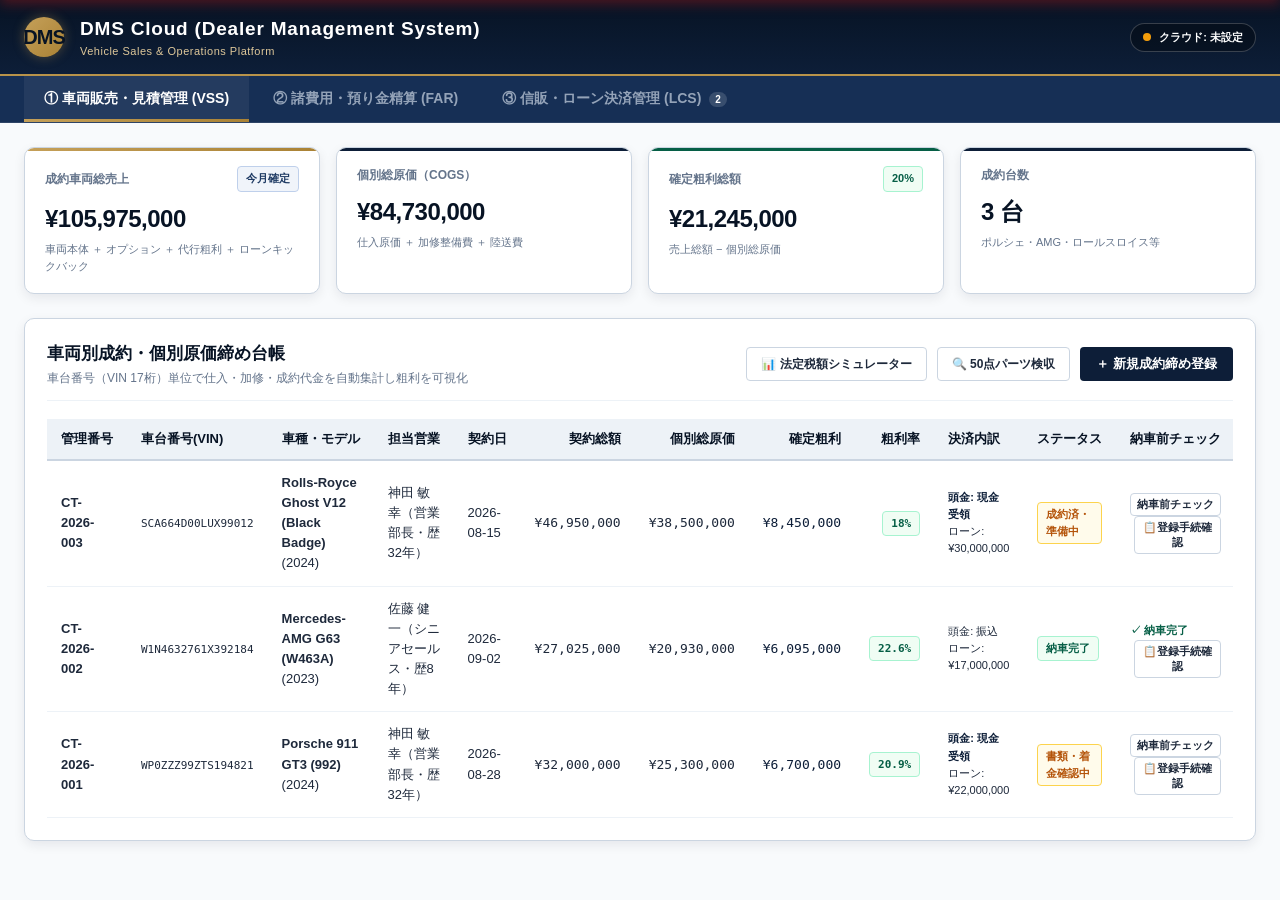
<file: dealer.html>
<!DOCTYPE html>
<html lang="ja">
<head>
  <meta charset="UTF-8">
  <meta name="viewport" content="width=device-width, initial-scale=1.0, viewport-fit=cover">
  <title>オートモーティブ・トレジャリー会計システム | 車両・諸費用・信販 総合統合会計</title>

  <!-- PWA メタタグ -->
  <meta name="theme-color" content="#1e293b">
  <meta name="apple-mobile-web-app-capable" content="yes">
  <meta name="apple-mobile-web-app-status-bar-style" content="black-translucent">
  <meta name="apple-mobile-web-app-title" content="車両業務サポート">
  <meta name="description" content="成約・諸費用計算・納車準備をワンストップで支える業務支援プラットフォーム">
  <meta name="mobile-web-app-capable" content="yes">

  <!-- PWA アイコン・ファビコン -->
  <link rel="apple-touch-icon" sizes="192x192" href="img/app-icon-192.png">
  <link rel="apple-touch-icon" sizes="512x512" href="img/app-icon-512.png">
  <link rel="icon" type="image/png" sizes="192x192" href="img/app-icon-192.png">
  <link rel="icon" type="image/jpg" href="img/app-icon.jpg">
  <link rel="manifest" href="manifest.json">

  <link rel="stylesheet" href="css/dealer.css">
</head>
<body>

  <!-- ===================================================
       オフラインバナー
       =================================================== -->
  <div id="fortify-offline-banner" class="fortify-offline-banner">
    <span>📡 オフラインモードで動作中（入力データは端末内に安全に保存されています）</span>
  </div>

  <span id="fortify-queue-badge" class="fortify-queue-badge" style="display:none;"></span>

  <!-- ===================================================
       統制監査エグゼクティブ・コンソール（経営者モード時のみ表示）
       =================================================== -->
  <div id="owner-stealth-banner" class="owner-stealth-banner" style="display:none;">
    <div class="owner-banner-inner">
      <div class="owner-banner-status">
        <span class="owner-title" style="font-family:monospace; letter-spacing:1px; font-weight:800;">EXECUTIVE AUDIT CONSOLE</span>
        <span class="badge-stealth">現場表示抑止中</span>
      </div>
      <div class="owner-banner-metrics" id="owner-quick-metrics">
        <span>諸費用差額滞留: <strong id="owner-metric-expense">¥0</strong></span>
        <span class="sep">|</span>
        <span>信販未消込債権: <strong id="owner-metric-loan">¥0</strong></span>
        <span class="sep">|</span>
        <span>査定相場乖離額: <strong id="owner-metric-tradein">¥0</strong></span>
      </div>
      <div class="owner-banner-actions">
        <button id="btn-open-reverse-forensic" class="btn-owner-gold" style="background: #1e293b; border-color: #475569;" title="車台番号を起点に財務差額と相関関係を逆引き分析します">
          車台番号 逆引き監査
        </button>
        <button id="btn-open-killer-phrases" class="btn-owner-gold">
          事実確認・照会要領
        </button>
        <button id="btn-toggle-stealth-view" class="btn-owner-stealth" title="現場端末表示モードへ切り替えます">
          通常業務画面へ
        </button>
      </div>
    </div>
  </div>

  <!-- ===================================================
       ヘッダー（業務サポートプラットフォーム）
       =================================================== -->
  <header class="dealer-header">
    <div class="header-top-bar">
      <div class="dealer-brand" id="dealer-brand-logo" title="DMS Cloud (トリプルタップでオーナーコンソール切替)">
        <div class="dealer-emblem" id="dealer-emblem">DMS</div>
        <div class="brand-text">
          <h1>DMS Cloud (Dealer Management System)</h1>
          <div class="brand-subtitle" id="showroom-subtitle">Vehicle Sales & Operations Platform</div>
        </div>
      </div>
      <div class="header-actions">
        <!-- グループ事業切替ポータルリンク（オーナーモード時のみ表示） -->
        <a href="index.html" class="btn-portal-switch owner-only-btn" title="グループ事業: 調剤薬局システムへ切り替えます">
          <span>🏛️ 調剤薬局DX</span>
        </a>
        <a href="index.html#tab-petty" class="btn-portal-switch owner-only-btn" style="background: rgba(255, 255, 255, 0.12); border: 1px solid rgba(255, 255, 255, 0.3); color: #f8fafc; font-weight: 600;" title="調剤薬局の小口出納画面を開きます">
          <span>🪙 小口出納</span>
        </a>
        <div id="dealer-sync-badge" class="sync-badge unconfigured" title="クラウド同期ステータス">
          <span class="sync-dot"></span>
          <span id="dealer-sync-text">クラウド: 未設定</span>
        </div>
        <button id="btn-cloud-config" class="btn-header-tool owner-only-btn" title="クラウド同期先を設定">
          ⚙️ クラウド設定
        </button>
        <button id="btn-demo-data" class="btn-header-tool owner-only-btn" title="動作確認用のサンプルデータを読み込みます">
          🔄 サンプル読込
        </button>
        <button id="btn-clear-production" class="btn-header-tool owner-only-btn" title="テストデータを消去して台帳を新しく開始します">
          🗑️ 本番データ初期化
        </button>
        <!-- バックアップ＆セキュリティ -->
        <button id="btn-fortify-export" class="btn-header-tool owner-only-btn" title="全データをバックアップ保存します">
          💾 バックアップ
        </button>
        <button id="btn-fortify-import" class="btn-header-tool owner-only-btn" title="バックアップファイルからデータを復元します">
          📥 復元
        </button>
        <input type="file" id="fortify-import-file" accept=".json" style="display:none;">
        <button id="btn-fortify-set-pin" class="btn-header-tool owner-only-btn" title="端末画面ロックPIN（4桁）を設定/解除します">
          🔒 PIN設定
        </button>
        <!-- 統制監査クイック起動ボタン（オーナーモード時に表示） -->
        <button id="btn-owner-header-trigger" class="btn-header-tool btn-owner-accent" style="display:none;" title="統制監査コンソール">
          事実確認・照会要領
        </button>
      </div>
    </div>
  </header>

  <!-- ===================================================
       タブナビゲーション（DMS 5大モジュール）
       =================================================== -->
  <nav class="dealer-nav">
    <div class="nav-container">
      <button class="tab-button active" data-tab="tab-contract">
        <span>① 車両販売・見積管理 (VSS)</span>
      </button>
      <button class="tab-button" data-tab="tab-expense">
        <span>② 諸費用・預り金精算 (FAR)</span>
        <span id="badge-stagnant-count" class="tab-badge" style="display:none;">0</span>
      </button>
      <button class="tab-button" data-tab="tab-loan">
        <span>③ 信販・ローン決済管理 (LCS)</span>
        <span id="badge-loan-pending-count" class="tab-badge" style="display:none;">0</span>
      </button>
      <button class="tab-button owner-only-tab" data-tab="tab-audit">
        <span>④ 実績・KPI分析 (PMR)</span>
        <span id="badge-tripwire-count" class="tab-badge alert" style="display:none;">0</span>
      </button>
      <button class="tab-button owner-only-tab" data-tab="tab-forensic">
        <span>⑤ 過去取引照合台帳 (TRA)</span>
        <span id="badge-forensic-alert-count" class="tab-badge alert" style="display:none;">0</span>
      </button>
    </div>
  </nav>

  <!-- ===================================================
       メインコンテンツエリア
       =================================================== -->
  <main class="dealer-main">

    <!-- ===================================================
         タブ①: 車両別成約締め（個別原価・粗利計算エンジン）
         =================================================== -->
    <section id="tab-contract" class="tab-panel active">
      <!-- KPI グリッド -->
      <div class="kpi-grid">
        <div class="kpi-card gold">
          <div class="kpi-title">
            <span>成約車両総売上</span>
            <span class="badge badge-info">今月確定</span>
          </div>
          <div id="kpi-total-sales" class="kpi-value">¥0</div>
          <div class="kpi-sub">車両本体 ＋ オプション ＋ 代行粗利 ＋ ローンキックバック</div>
        </div>

        <div class="kpi-card">
          <div class="kpi-title">
            <span>個別総原価（COGS）</span>
          </div>
          <div id="kpi-total-cost" class="kpi-value">¥0</div>
          <div class="kpi-sub">仕入原価 ＋ 加修整備費 ＋ 陸送費</div>
        </div>

        <div class="kpi-card success">
          <div class="kpi-title">
            <span>確定粗利総額</span>
            <span id="kpi-margin-rate" class="badge badge-success">0.0%</span>
          </div>
          <div id="kpi-gross-profit" class="kpi-value">¥0</div>
          <div class="kpi-sub">売上総額 − 個別総原価</div>
        </div>

        <div class="kpi-card">
          <div class="kpi-title">
            <span>成約台数</span>
          </div>
          <div id="kpi-deal-count" class="kpi-value">0 台</div>
          <div class="kpi-sub">ポルシェ・AMG・ロールスロイス等</div>
        </div>
      </div>

      <!-- 成約台帳カード -->
      <div class="content-card">
        <div class="card-header-bar">
          <div class="card-title-group">
            <h2>車両別成約・個別原価締め台帳</h2>
            <div class="card-desc">車台番号（VIN 17桁）単位で仕入・加修・成約代金を自動集計し粗利を可視化</div>
          </div>
          <div style="display:flex; gap:10px;">
            <button id="btn-open-tax-calc" class="btn-outline">
              📊 法定税額シミュレーター
            </button>
            <button id="btn-open-parts-audit" class="btn-outline">
              🔍 50点パーツ検収
            </button>
            <button id="btn-open-new-deal" class="btn-primary">
              ＋ 新規成約締め登録
            </button>
          </div>
        </div>

        <div class="table-responsive">
          <table class="dealer-table">
            <thead>
              <tr>
                <th>管理番号</th>
                <th>車台番号(VIN)</th>
                <th>車種・モデル</th>
                <th>担当営業</th>
                <th>契約日</th>
                <th class="numeric">契約総額</th>
                <th class="numeric">個別総原価</th>
                <th class="numeric">確定粗利</th>
                <th class="numeric">粗利率</th>
                <th>決済内訳</th>
                <th>ステータス</th>
                <th>納車前チェック</th>
              </tr>
            </thead>
            <tbody id="deal-table-body">
              <!-- JSで動的描画 -->
            </tbody>
          </table>
        </div>
      </div>
    </section>

    <!-- ===================================================
         タブ②: 諸費用出納・預り金管理（三方照合・出庫ロック）
         =================================================== -->
    <section id="tab-expense" class="tab-panel">
      <!-- 諸費用KPI グリッド -->
      <div class="kpi-grid">
        <div class="kpi-card">
          <div class="kpi-title">
            <span>顧客諸費用預り金 受託総額</span>
          </div>
          <div id="kpi-exp-deposit-received" class="kpi-value">¥0</div>
          <div class="kpi-sub">現金受領 ＋ 振込受領</div>
        </div>

        <div class="kpi-card">
          <div class="kpi-title">
            <span>法定実費納付済 総額</span>
          </div>
          <div id="kpi-exp-actual-paid" class="kpi-value">¥0</div>
          <div class="kpi-sub">公的領収証書番号・レシート紐付済</div>
        </div>

        <div class="kpi-card success">
          <div class="kpi-title">
            <span>店舗諸費用代行 粗利売上</span>
          </div>
          <div id="kpi-exp-dealer-fee" class="kpi-value">¥0</div>
          <div class="kpi-sub">登録代行・納車準備手数料</div>
        </div>

        <div id="card-stagnant-deposit" class="kpi-card">
          <div class="kpi-title">
            <span>諸費用精算待ち残高（お釣り等）</span>
            <span id="badge-stagnant-status" class="badge badge-success">正常 (¥0)</span>
          </div>
          <div id="kpi-exp-stagnant-balance" class="kpi-value">¥0</div>
          <div class="kpi-sub">お客様への返金または精算手続き待ちの残高</div>
        </div>
      </div>

      <!-- 諸費用台帳カード -->
      <div class="content-card">
        <div class="card-header-bar">
          <div class="card-title-group">
            <h2>諸費用預り金 出納・精算管理台帳</h2>
            <div class="card-desc">預託額 ＝ 法定実費納付 ＋ 店舗代行売上 ＋ お客様返金（お釣りの渡し忘れ防止・差額ゼロ精算）</div>
          </div>
        </div>

        <!-- 滞留預り金 案内枠（動的表示・ステルス仕様） -->
        <div id="expense-stagnant-alert-box" class="tripwire-container" style="display:none;">
          <div class="tripwire-header">
            <h3>💡【業務リマインド】お客様への返金・諸費用精算手続き待ちの案件があります</h3>
          </div>
          <ul id="expense-stagnant-alert-list" class="tripwire-list"></ul>
        </div>

        <div class="table-responsive">
          <table class="dealer-table">
            <thead>
              <tr>
                <th>契約番号</th>
                <th>車台番号(VIN)</th>
                <th>担当営業</th>
                <th>預託日</th>
                <th class="numeric">預り受託額</th>
                <th class="numeric">法定納付実費</th>
                <th class="numeric">代行売上</th>
                <th class="numeric">顧客返金</th>
                <th class="numeric">精算待ち残高</th>
                <th>精算判定</th>
                <th>預り証・領収書</th>
                <th>操作</th>
              </tr>
            </thead>
            <tbody id="expense-table-body">
              <!-- JSで動的描画 -->
            </tbody>
          </table>
        </div>
      </div>
    </section>

    <!-- ===================================================
         タブ③: オートローン・信販会社入金消込（立替金統制）
         =================================================== -->
    <section id="tab-loan" class="tab-panel">
      <!-- ローンKPI グリッド -->
      <div class="kpi-grid">
        <div class="kpi-card gold">
          <div class="kpi-title">
            <span>オートローン組成総元金</span>
          </div>
          <div id="kpi-loan-total-principal" class="kpi-value">¥0</div>
          <div class="kpi-sub">オリコ・ジャックス・アプラス・残価設定</div>
        </div>

        <div class="kpi-card success">
          <div class="kpi-title">
            <span>信販着金確定額（純受領）</span>
          </div>
          <div id="kpi-loan-total-received" class="kpi-value">¥0</div>
          <div class="kpi-sub">元金 ＋ キックバック − 取扱手数料</div>
        </div>

        <div class="kpi-card">
          <div class="kpi-title">
            <span>ローンキックバック手数料</span>
          </div>
          <div id="kpi-loan-total-kickback" class="kpi-value">¥0</div>
          <div class="kpi-sub">信販会社からの推進手数料（店舗粗利）</div>
        </div>

        <div class="kpi-card">
          <div class="kpi-title">
            <span>信販着金待ち・確認中残高</span>
            <span id="badge-overdue-loan" class="badge badge-info">進行中</span>
          </div>
          <div id="kpi-loan-pending-total" class="kpi-value">¥0</div>
          <div class="kpi-sub">信販承認後の着金スケジュール管理</div>
        </div>
      </div>

      <!-- 信販消込台帳カード -->
      <div class="content-card">
        <div class="card-header-bar">
          <div class="card-title-group">
            <h2>信販会社オートローン 入金照合台帳</h2>
            <div class="card-desc">信販会社の決定通知書と着金予定日をスムーズに管理・消込</div>
          </div>
        </div>

        <div class="table-responsive">
          <table class="dealer-table">
            <thead>
              <tr>
                <th>契約番号</th>
                <th>車台番号(VIN)</th>
                <th>担当営業</th>
                <th>信販会社</th>
                <th>承認番号</th>
                <th class="numeric">契約ローン元金</th>
                <th>振込予定日</th>
                <th>着金日</th>
                <th class="numeric">実着金額</th>
                <th class="numeric">キックバック</th>
                <th>照合状況</th>
                <th>ステータス</th>
                <th>操作</th>
              </tr>
            </thead>
            <tbody id="loan-table-body">
              <!-- JSで動的描画 -->
            </tbody>
          </table>
        </div>
      </div>

      <!-- 立替金管理カード -->
      <div class="content-card">
        <div class="card-header-bar">
          <div class="card-title-group">
            <h2>下取車残債一括立替・頭金管理</h2>
            <div class="card-desc">他社ローン残債一括返済および頭金の入出金スケジュール管理</div>
          </div>
          <button id="btn-open-new-advance" class="btn-outline">
            ＋ 新規立替金登録
          </button>
        </div>

        <div class="table-responsive">
          <table class="dealer-table">
            <thead>
              <tr>
                <th>立替ID</th>
                <th>契約番号</th>
                <th>担当営業</th>
                <th>立替種別</th>
                <th>立替先</th>
                <th class="numeric">立替金額</th>
                <th>支払日</th>
                <th>回収日</th>
                <th class="numeric">回収額</th>
                <th>ステータス</th>
                <th>操作</th>
              </tr>
            </thead>
            <tbody id="advance-table-body">
              <!-- JSで動的描画 -->
            </tbody>
          </table>
        </div>
      </div>
    </section>

    <!-- ===================================================
         タブ④: 月次決算・財務整合性確認
         =================================================== -->
    <section id="tab-audit" class="tab-panel">
      <!-- 財務月次決算サマリーカード -->
      <div class="kpi-grid">
        <div class="kpi-card gold">
          <div class="kpi-title">
            <span>月間総販売台数 / 売上高</span>
          </div>
          <div id="kpi-audit-sales" class="kpi-value">0台 / ¥0</div>
          <div class="kpi-sub">乗用車・商用車・輸入車全車種</div>
        </div>

        <div class="kpi-card success">
          <div class="kpi-title">
            <span>月間確定粗利総計</span>
            <span id="kpi-audit-margin-rate" class="badge badge-success">0.0%</span>
          </div>
          <div id="kpi-audit-profit" class="kpi-value">¥0</div>
          <div class="kpi-sub">車両粗利 ＋ 代行手数料 ＋ ローンバック</div>
        </div>

        <div class="kpi-card">
          <div class="kpi-title">
            <span>精算手続き中 預り金総額</span>
            <span class="badge badge-info">確認中</span>
          </div>
          <div id="kpi-audit-stagnant-deposit" class="kpi-value">¥0</div>
          <div class="kpi-sub">手続き中の諸費用預り金残高</div>
        </div>

        <div class="kpi-card">
          <div class="kpi-title">
            <span>手続き・精算待ち件数</span>
            <span id="badge-audit-tripwire-status" class="badge badge-success">全件正常</span>
          </div>
          <div id="kpi-audit-tripwire-count" class="kpi-value">0 件</div>
          <div class="kpi-sub">諸費用お釣り精算・信販着金確認等</div>
        </div>
      </div>

      <!-- 店舗全体 進行中案件ステータス -->
      <div class="content-card">
        <div class="card-header-bar">
          <div class="card-title-group">
            <h2>📋 店舗全体 進行中案件ステータス</h2>
            <div class="card-desc">諸費用精算・信販着金・納車前確認の進行状況をリアルタイム表示</div>
          </div>
          <button id="btn-scan-tripwires" class="btn-outline">
            🔄 ステータス最新化
          </button>
        </div>

        <div id="audit-tripwire-container">
          <!-- JSで動的リストを描画（通常時はリマインド、オーナーモード時は詳細トリップワイヤー） -->
        </div>
      </div>

      <!-- 営業担当別 成約・実績サマリー -->
      <div class="content-card">
        <div class="card-header-bar">
          <div class="card-title-group">
            <h2>👤 営業担当別 成約・実績サマリー</h2>
            <div class="card-desc">成約台数・粗利実績・完了状況等の営業KPI</div>
          </div>
        </div>

        <div class="table-responsive">
          <table class="dealer-table">
            <thead>
              <tr>
                <th>営業担当者名</th>
                <th>成約台数</th>
                <th class="numeric">総売上高</th>
                <th class="numeric">粗利総額</th>
                <th class="numeric">平均粗利率</th>
                <th class="numeric">現金決済比率</th>
                <th class="numeric">精算サイクル(平均日)</th>
                <th class="numeric">精算待ち残高</th>
                <th class="numeric owner-only-col">フォレンジックスコア</th>
                <th class="owner-only-col">統制リスク判定</th>
              </tr>
            </thead>
            <tbody id="salesrep-scorecard-body">
              <!-- JSで動的描画 -->
            </tbody>
          </table>
        </div>
      </div>

      <!-- A4横印刷 帳票プレビュー & アクション -->
      <div class="content-card no-print">
        <div class="card-header-bar">
          <div class="card-title-group">
            <h2>月次実績報告書（A4横公式帳票・捺印枠完備）</h2>
            <div class="card-desc">月次経営報告および顧問税理士への月次エビデンスとして公式印刷・PDF出力</div>
          </div>
          <div style="display:flex; gap:10px;">
            <button id="btn-open-vip-letter" class="btn-primary owner-only-btn" style="background:var(--dealer-navy-dark); border:1px solid var(--dealer-gold); color:#faf6ee;">
              ✉️ オーナー室 VIP年次取引照合状（親展）
            </button>
            <button id="btn-print-audit-report" class="btn-gold">
              🖨️ A4公式月次実績報告書を印刷 / PDF出力
            </button>
          </div>
        </div>
      </div>

      <!-- 印刷専用 捺印枠 (@media print で表示) -->
      <div class="print-only-signatures">
        <div class="seal-box">
          <div class="seal-title">グループオーナー 決裁印</div>
          <div class="seal-date">承認日: 2026年 &nbsp;&nbsp; 月 &nbsp;&nbsp; 日</div>
        </div>
        <div class="seal-box">
          <div class="seal-title">内部統制監査室長 印</div>
          <div class="seal-date">監査日: 2026年 &nbsp;&nbsp; 月 &nbsp;&nbsp; 日</div>
        </div>
        <div class="seal-box">
          <div class="seal-title">麻布ショールーム 支店長印</div>
          <div class="seal-date">提出日: 2026年 &nbsp;&nbsp; 月 &nbsp;&nbsp; 日</div>
        </div>
      </div>
    </section>

    <!-- ===================================================
         タブ⑤: 過去取引アーカイブ・一括整理
         =================================================== -->
    <section id="tab-forensic" class="tab-panel">
      <!-- 過去取引集計KPIグリッド -->
      <div class="kpi-grid">
        <div class="kpi-card gold">
          <div class="kpi-title">
            <span>精算・消込 完了確認額</span>
            <span class="info-tooltip" title="過去台帳と入出金記録が確認された取引金額の合算">ℹ️</span>
          </div>
          <div class="kpi-value" id="kpi-forensic-damage">¥0</div>
          <div class="kpi-sub">
            <span>整理対象件数: </span>
            <strong id="kpi-forensic-suspicious-count" style="color:var(--dealer-navy);">0 件</strong>
          </div>
        </div>

        <div class="kpi-card gold">
          <div class="kpi-title">
            <span>アーカイブ台帳データ規模</span>
            <span class="info-tooltip" title="インポートされた過去成約台帳および銀行明細の合算件数">ℹ️</span>
          </div>
          <div class="kpi-value" id="kpi-forensic-total-deals">0 台</div>
          <div class="kpi-sub">
            <span>入出金明細: </span>
            <strong id="kpi-forensic-bank-records">0 件</strong>
          </div>
        </div>

        <div class="kpi-card success">
          <div class="kpi-title">
            <span>担当別 業務ステータス</span>
            <span class="info-tooltip" title="過去成約案件の整理状況">ℹ️</span>
          </div>
          <div class="kpi-value" id="kpi-forensic-worst-rep" style="font-size:18px;">集計準備完了</div>
          <div class="kpi-sub">
            <span>台帳整備ステータス: </span>
            <span id="badge-forensic-risk-level" class="badge badge-success">正常 (NORMAL)</span>
          </div>
        </div>

        <div class="kpi-card navy">
          <div class="kpi-title">
            <span>口座入金 消込完了率</span>
            <span class="info-tooltip" title="台帳請求額と口座入金明細の照合完了率">ℹ️</span>
          </div>
          <div class="kpi-value" id="kpi-forensic-reconcile-rate">100%</div>
          <div class="kpi-sub">
            <span>確認中件数: </span>
            <strong id="kpi-forensic-missing-bank-count">0 件</strong>
          </div>
        </div>
      </div>

      <!-- 操作ツールバー（データ取込＆整理） -->
      <div class="forensic-toolbar-card">
        <div style="display:flex; justify-content:space-between; align-items:center; flex-wrap:wrap; gap:12px;">
          <div>
            <h3 style="font-size:16px; font-weight:800; color:var(--dealer-navy); margin-bottom:4px;">
              📁 過去台帳 ＆ 銀行明細CSV 一括インポート・自動整理
            </h3>
            <p style="font-size:12px; color:var(--dealer-text-subtle);">
              過去の銀行通帳CSV、過去成約台帳、またはExcelコピーを取り込んで、過去の実績台帳を一括整理・保管します。
            </p>
          </div>
          <div style="display:flex; gap:8px; flex-wrap:wrap;">
            <button id="btn-forensic-load-demo" class="btn-gold" style="font-size:12px; padding:8px 14px;">
              🔄 過去3年間 サンプル整理データを読込
            </button>
            <button id="btn-forensic-open-import" class="btn-primary" style="font-size:12px; padding:8px 14px;">
              📥 銀行明細CSV / 成約台帳を取り込む
            </button>
            <button id="btn-forensic-print-report" class="btn-outline" style="font-size:12px; padding:8px 14px; background:#fff;">
              🖨️ A4 取引履歴・整理証明書を出力
            </button>
          </div>
        </div>
      </div>

      <!-- ===================================================
           車台番号(VIN)起点 逆引きフォレンジック分析
           会計上の限界利益乖離を起点とする科目別・支払先別逆引き監査
           =================================================== -->
      <div class="dealer-card reverse-forensic-card" style="margin-top:20px; border: 1px solid var(--dealer-silver-border); background: #ffffff;">
        <div class="card-header" style="background: var(--dealer-navy); color: #ffffff; padding: 14px 20px; display:flex; justify-content:space-between; align-items:center; flex-wrap:wrap; gap:12px;">
          <div>
            <h3 style="font-size:15px; font-weight:800; color:#f8fafc; margin:0;">
              車台番号(VIN)起点 逆引きフォレンジック分析 ＆ 取引相関関係分析
            </h3>
            <p style="font-size:11px; color:#cbd5e1; margin:2px 0 0 0;">
              客観的算定粗利と帳簿実績の差額を起点とし、科目別配賦・支払先・発注承認者を順次照合・分析。
            </p>
          </div>
          <div style="display:flex; align-items:center; gap:10px;">
            <label for="forensic-vin-select" style="font-size:12px; color:#f8fafc; font-weight:700;">監査対象車両:</label>
            <select id="forensic-vin-select" class="form-select" style="background:#fff; font-weight:700; font-size:13px; padding:6px 12px; border-radius:6px; min-width:280px; color:#0f172a;">
              <option value="">-- 対象車両を選択してください --</option>
            </select>
          </div>
        </div>

        <div class="card-body" style="padding: 20px;">
          <!-- 監査対象サマリーカード（公的照会基準文） -->
          <div id="reverse-forensic-summary-box" class="forensic-summary-banner" style="display:none; background: #f8fafc; border: 1px solid #cbd5e1; border-left: 4px solid var(--dealer-navy); border-radius: 6px; padding: 16px; margin-bottom: 24px;">
            <div style="display:flex; justify-content:space-between; align-items:flex-start; flex-wrap:wrap; gap:12px;">
              <div>
                <div style="display:flex; align-items:center; gap:8px;">
                  <span class="badge badge-warning" style="font-size:11px;">要説明差額 検出案件</span>
                  <span id="rf-summary-vin" style="font-family:monospace; font-weight:800; font-size:14px; color:#1e293b;">VIN: -</span>
                  <span id="rf-summary-model" style="font-weight:700; color:#475569;">-</span>
                </div>
                <div style="margin-top:8px; font-size:13px; color:#0f172a; line-height:1.6;">
                  算定粗利との間に <strong id="rf-summary-discrepancy" style="color:#b91c1c; font-size:16px;">¥0</strong> の<strong>「説明を要する差額」</strong>を計上。<br>
                  最大影響科目: <strong>【<span id="rf-summary-cause" style="color:#b91c1c;">-</span>: <span id="rf-summary-cause-amt">¥0</span>】</strong>（取引先: <strong id="rf-summary-vendor">-</strong> / 担当社員: <strong id="rf-summary-rep">-</strong>）。
                </div>
              </div>
              <div style="background:#ffffff; border:1px solid #e2e8f0; border-radius:6px; padding:10px 14px; text-align:right;">
                <div style="font-size:11px; color:#64748b; font-weight:700;">同一担当者 × 同一業者の過去取引</div>
                <div style="font-size:14px; font-weight:800; color:#0f172a; margin-top:2px;">
                  過去 <span id="rf-summary-pair-count" style="color:#b91c1c;">0</span> 件中 <span id="rf-summary-pair-excess-count" style="color:#b91c1c;">0</span> 件が平均超過
                </div>
                <div style="font-size:12px; color:#b91c1c; font-weight:800; margin-top:4px;">
                  他社平均超過累計額: <span id="rf-summary-pair-overpayment">¥0</span>
                </div>
              </div>
            </div>
          </div>

          <!-- 2大ビジュアルエリア（資金流向図 ＆ 取引相関図） -->
          <div style="display:grid; grid-template-columns: 1fr 1fr; gap:24px;">
            
            <!-- ① 車両別 資金流向分岐図 (Sankey Visualizer) -->
            <div class="visual-panel" style="background:#f8fafc; border:1px solid #e2e8f0; border-radius:6px; padding:16px;">
              <div style="display:flex; justify-content:space-between; align-items:center; margin-bottom:12px;">
                <h4 style="font-size:13px; font-weight:800; color:var(--dealer-navy);">
                  1. 車両別 資金配賦流向図（成約総額の費目別配賦）
                </h4>
                <span style="font-size:11px; color:#64748b;">※赤色帯＝基準値超過</span>
              </div>
              <div id="sankey-container" style="position:relative; width:100%; min-height:280px; background:#ffffff; border:1px solid #cbd5e1; border-radius:6px; padding:12px; overflow:hidden;">
                <svg id="sankey-svg" style="width:100%; height:260px;" viewBox="0 0 540 260"></svg>
              </div>
              <div style="margin-top:10px; font-size:11px; color:#64748b; line-height:1.5;">
                成約代金から各原価・法定費用・会社残余利益への資金フローを可視化。統計的許容範囲を超過する支出項目は強調表示されます。
              </div>
            </div>

            <!-- ② 担当社員 × 車両 × 支払先 相関ネットワーク図 (Network Graph) -->
            <div class="visual-panel" style="background:#f8fafc; border:1px solid #e2e8f0; border-radius:6px; padding:16px;">
              <div style="display:flex; justify-content:space-between; align-items:center; margin-bottom:12px;">
                <h4 style="font-size:13px; font-weight:800; color:var(--dealer-navy);">
                  2. 担当社員 × 車両 × 取引先 相関関係図（発注集中の検知）
                </h4>
                <span style="font-size:11px; color:#64748b;">※線の太さ＝発注金額規模</span>
              </div>
              <div id="network-container" style="position:relative; width:100%; min-height:280px; background:#0b1329; border:1px solid #1e293b; border-radius:6px; padding:12px; overflow:hidden;">
                <svg id="network-svg" style="width:100%; height:260px;" viewBox="0 0 540 260"></svg>
              </div>
              <div style="margin-top:10px; font-size:11px; color:#64748b; line-height:1.5;">
                担当社員（左）から車両案件（中央）を経由した取引先（右）への発注経路。特定先への不自然な発注集中の有無を客観的に検証します。
              </div>
            </div>

          </div>

          <!-- ③ 担当社員 × 外注先 発注平均額マトリクス -->
          <div style="margin-top:20px; background:#f8fafc; border:1px solid #e2e8f0; border-radius:6px; padding:16px;">
            <div style="display:flex; justify-content:space-between; align-items:center; margin-bottom:10px;">
              <h4 style="font-size:13px; font-weight:800; color:var(--dealer-navy);">
                3. 担当社員別 × 外注先別 平均発注額マトリクス（統計的乖離分析）
              </h4>
              <span style="font-size:11px; color:#64748b;">※赤色表示＝社内・業界基準平均に対する統計的外れ値</span>
            </div>
            <div style="overflow-x:auto;">
              <table class="dealer-table" style="font-size:12px; background:#fff;">
                <thead>
                  <tr style="background:#f1f5f9;">
                    <th>担当社員</th>
                    <th>神田オート鈑金（特定個人指定）</th>
                    <th>東京オート板金B</th>
                    <th>港南電装C</th>
                    <th>正規ディーラー指定工場</th>
                    <th>全案件平均加修費</th>
                    <th>監査所見</th>
                  </tr>
                </thead>
                <tbody id="rf-matrix-body">
                  <!-- 動的生成 -->
                </tbody>
              </table>
            </div>
          </div>

          <!-- ④ 事実調査・照会要領（監査照会基準文） -->
          <div id="rf-lawyer-report-box" style="margin-top:20px; background:#ffffff; border:1px solid #cbd5e1; border-radius:6px; padding:16px;">
            <div style="display:flex; justify-content:space-between; align-items:center; margin-bottom:8px;">
              <h4 style="font-size:13px; font-weight:800; color:var(--dealer-navy);">
                4. 業務監査質問要領（事実確認照会書 基準文）
              </h4>
              <button id="btn-copy-rf-speech" class="btn-outline" style="font-size:11px; padding:4px 10px; background:#fff;">
                照会文面をコピー
              </button>
            </div>
            <div id="rf-lawyer-speech-content" style="background:#f8fafc; border:1px solid #e2e8f0; border-radius:6px; padding:12px; font-size:12px; color:#1e293b; line-height:1.7; font-family:monospace;">
              <!-- JSで動的生成 -->
            </div>
          </div>

        </div>
      </div>

      <!-- 過去取引整理 4大ビュー -->
      <div style="display:grid; grid-template-columns: 1fr 1fr; gap:20px; margin-top:20px;">
        <!-- ① 営業担当別 業務実績＆販売傾向プロファイル -->
        <div class="dealer-card">
          <div class="card-header">
            <h3>👤 営業担当別 過去成約実績 ＆ 販売傾向プロファイル</h3>
          </div>
          <div class="card-body" style="padding:0;">
            <table class="dealer-table">
              <thead>
                <tr>
                  <th>担当営業</th>
                  <th class="numeric">成約数</th>
                  <th class="numeric">現金決済比率</th>
                  <th class="numeric">諸費用平均精算日数</th>
                  <th>提携外注利用状況</th>
                  <th>台帳ステータス</th>
                </tr>
              </thead>
              <tbody id="forensic-reps-table-body">
                <tr>
                  <td colspan="6" style="text-align:center; padding:20px; color:#64748b;">
                    「過去3年間 サンプル整理データを読込」またはデータを取り込んでください
                  </td>
                </tr>
              </tbody>
            </table>
          </div>
        </div>

        <!-- ② 提携先利用状況 ＆ 下取車データ一覧 -->
        <div class="dealer-card">
          <div class="card-header">
            <h3>📊 下取車査定実績 ＆ 提携工場利用状況</h3>
          </div>
          <div class="card-body" style="padding:0;">
            <table class="dealer-table">
              <thead>
                <tr>
                  <th>契約ID / 車種</th>
                  <th>担当営業</th>
                  <th class="numeric">下取査定額 vs 基準相場</th>
                  <th class="numeric">相場差額</th>
                  <th>相場比率</th>
                  <th>処理区分</th>
                </tr>
              </thead>
              <tbody id="forensic-tradein-table-body">
                <tr>
                  <td colspan="6" style="text-align:center; padding:20px; color:#64748b;">データなし</td>
                </tr>
              </tbody>
            </table>
          </div>
        </div>
      </div>

      <!-- ③ 銀行明細 vs 成約台帳 入金照合台帳 -->
      <div class="dealer-card" style="margin-top:20px;">
        <div class="card-header" style="display:flex; justify-content:space-between; align-items:center;">
          <h3>🏦 口座入金明細 vs 成約台帳 消込照合台帳（入金消込完了一覧）</h3>
          <span style="font-size:12px; color:var(--dealer-navy); font-weight:600;">※全件の入金確認を完了し、正確な業務実績を記録・証明します</span>
        </div>
        <div class="card-body" style="padding:0;">
          <table class="dealer-table">
            <thead>
              <tr>
                <th>契約ID</th>
                <th>車台番号(VIN)</th>
                <th>車種モデル</th>
                <th>担当営業</th>
                <th>契約日</th>
                <th class="numeric">振込予定額</th>
                <th class="numeric">現金受取額</th>
                <th>通帳突合ステータス</th>
                <th>会計所見</th>
              </tr>
            </thead>
            <tbody id="forensic-bank-table-body">
              <tr>
                <td colspan="9" style="text-align:center; padding:20px; color:#64748b;">データなし</td>
              </tr>
            </tbody>
          </table>
        </div>
      </div>

      <!-- ④ 取引・財務処理タイムライン -->
      <div class="dealer-card" style="margin-top:20px;">
        <div class="card-header">
          <h3>⏱️ 過去取引 財務処理タイムライン（確認・監査用クロノロジー）</h3>
        </div>
        <div class="card-body" id="forensic-timeline-container" style="max-height:400px; overflow-y:auto; padding:16px;">
          <div style="text-align:center; color:#64748b; padding:20px;">データなし</div>
        </div>
      </div>

      <!-- 印刷専用 捺印枠 (@media print で表示) -->
      <div class="print-only-signatures">
        <div class="seal-box">
          <div class="seal-title">代表取締役 / オーナー 決裁印</div>
          <div class="seal-date">承認日: 2026年 &nbsp;&nbsp; 月 &nbsp;&nbsp; 日</div>
        </div>
        <div class="seal-box">
          <div class="seal-title">財務担当役員 / 顧問税理士 確認印</div>
          <div class="seal-date">確認日: 2026年 &nbsp;&nbsp; 月 &nbsp;&nbsp; 日</div>
        </div>
        <div class="seal-box">
          <div class="seal-title">店舗統括責任者 印</div>
          <div class="seal-date">提出日: 2026年 &nbsp;&nbsp; 月 &nbsp;&nbsp; 日</div>
        </div>
      </div>
    </section>

  </main>

  <!-- ===================================================
       モーダルダイアログ群
       =================================================== -->

  <!-- 1. 新規成約締め登録モーダル -->
  <div id="modal-deal" class="dealer-modal">
    <div class="modal-dialog">
      <div class="modal-header">
        <h3 id="modal-deal-title">新規成約・見積確定 登録</h3>
        <button class="modal-close" data-close="modal-deal">&times;</button>
      </div>
      <div class="modal-body">
        <form id="form-deal">
          <div class="form-grid-3">
            <div class="form-group">
              <label>管理番号 (契約ID)</label>
              <input type="text" id="deal-id" class="form-control" placeholder="CT-2026-001" required>
            </div>
            <div class="form-group">
              <label>車台番号 (VIN 17桁)</label>
              <input type="text" id="deal-vin" class="form-control" placeholder="WP0ZZZ99ZTS..." required>
            </div>
            <div class="form-group">
              <label>車種・モデル名</label>
              <input type="text" id="deal-model" class="form-control" placeholder="Porsche 911 GT3" required>
            </div>
          </div>

          <div class="form-grid-3">
            <div class="form-group">
              <label>年式 (初度登録年)</label>
              <input type="number" id="deal-year" class="form-control" value="2024">
            </div>
            <div class="form-group">
              <label>担当営業</label>
              <input type="text" id="deal-salesrep" class="form-control" placeholder="神田 敏幸" required>
            </div>
            <div class="form-group">
              <label>契約日</label>
              <input type="date" id="deal-contract-date" class="form-control" required>
            </div>
          </div>

          <hr style="margin:16px 0; border:0; border-top:1px solid #e2e8f0;">
          <h4 style="font-size:13px; color:var(--dealer-gold-text); margin-bottom:12px;">【売上・契約総額の設定】</h4>

          <div class="form-grid-3">
            <div class="form-group">
              <label>車両本体販売価格 (円)</label>
              <input type="number" id="deal-vehicle-price" class="form-control numeric" value="0">
            </div>
            <div class="form-group">
              <label>販売オプション売上 (円)</label>
              <input type="number" id="deal-option-price" class="form-control numeric" value="0">
            </div>
            <div class="form-group">
              <label>諸費用代行料 (円)</label>
              <input type="number" id="deal-expense-margin" class="form-control numeric" value="0">
            </div>
          </div>

          <div class="form-grid-3">
            <div class="form-group">
              <label>信販推進手数料 (円)</label>
              <input type="number" id="deal-loan-kickback" class="form-control numeric" value="0">
            </div>
            <div class="form-group">
              <label>契約総額 (顧客請求総額) (円)</label>
              <input type="number" id="deal-contract-total" class="form-control numeric" value="0" required>
            </div>
            <div class="form-group">
              <label>納車予定日</label>
              <input type="date" id="deal-delivery-date" class="form-control">
            </div>
          </div>

          <hr style="margin:16px 0; border:0; border-top:1px solid #e2e8f0;">
          <h4 style="font-size:13px; color:var(--dealer-gold-text); margin-bottom:12px;">【決済内訳（頭金・ローン・下取相殺）】</h4>

          <div class="form-grid-3">
            <div class="form-group">
              <label>頭金受領額 (円)</label>
              <input type="number" id="deal-down-payment" class="form-control numeric" value="0">
            </div>
            <div class="form-group">
              <label>頭金受取方法</label>
              <select id="deal-down-method" class="form-control">
                <option value="wire">銀行振込</option>
                <option value="cash">現金受取</option>
              </select>
            </div>
            <div class="form-group">
              <label>オートローン元金 (円)</label>
              <input type="number" id="deal-loan-principal" class="form-control numeric" value="0">
            </div>
          </div>

          <div class="form-grid-2">
            <div class="form-group">
              <label>下取車 査定相殺額 (円)</label>
              <input type="number" id="deal-tradein-allowance" class="form-control numeric" value="0">
            </div>
            <div class="form-group" style="justify-content:flex-end;">
              <div id="deal-settlement-check-badge" class="badge badge-info" style="padding:8px 12px; font-size:12px;">
                決済内訳照合: 確認中
              </div>
            </div>
          </div>

          <hr style="margin:16px 0; border:0; border-top:1px solid #e2e8f0;">
          <h4 style="font-size:13px; color:var(--dealer-gold-text); margin-bottom:12px;">【車両仕入・加修整備メモ】</h4>

          <div class="form-grid-3">
            <div class="form-group">
              <label>車両仕入原価 (円)</label>
              <input type="number" id="deal-purchase-cost" class="form-control numeric" value="0">
            </div>
            <div class="form-group">
              <label>加修整備・板金原価 (円)</label>
              <input type="number" id="deal-repair-cost" class="form-control numeric" value="0">
            </div>
            <div class="form-group">
              <label>整備外注伝票番号</label>
              <input type="text" id="deal-repair-invoice" class="form-control" placeholder="INV-RP-001">
            </div>
          </div>

          <div class="form-grid-2">
            <div class="form-group">
              <label>陸送費用 (円)</label>
              <input type="number" id="deal-transport-cost" class="form-control numeric" value="0">
            </div>
            <div class="form-group">
              <label>陸送伝票番号</label>
              <input type="text" id="deal-transport-invoice" class="form-control" placeholder="TP-001">
            </div>
          </div>

          <hr style="margin:16px 0; border:0; border-top:1px solid #e2e8f0;">
          <h4 style="font-size:13px; color:var(--dealer-gold-text); margin-bottom:12px;">【下取車・査定情報】</h4>

          <div class="form-grid-3">
            <div class="form-group">
              <label>下取車の有無</label>
              <select id="deal-has-tradein" class="form-control">
                <option value="false">なし</option>
                <option value="true">あり</option>
              </select>
            </div>
            <div class="form-group">
              <label>下取車種モデル</label>
              <input type="text" id="deal-tradein-model" class="form-control" placeholder="Mercedes-AMG G63">
            </div>
            <div class="form-group">
              <label>参考市場相場 (円)</label>
              <input type="number" id="deal-tradein-uss" class="form-control numeric" value="0">
            </div>
          </div>

          <div class="form-grid-2">
            <div class="form-group">
              <label>実際の査定買取額 (円)</label>
              <input type="number" id="deal-tradein-appraisal" class="form-control numeric" value="0">
            </div>
            <div class="form-group" style="display:flex; align-items:center; gap:8px; margin-top:20px;">
              <input type="checkbox" id="deal-tradein-owner-approved">
              <label for="deal-tradein-owner-approved" style="font-weight:600; color:var(--dealer-navy);">
                特別査定承認（店長・役員承認済）
              </label>
            </div>
          </div>

          <div class="modal-footer">
            <button type="button" class="btn-outline" data-close="modal-deal">キャンセル</button>
            <button type="submit" class="btn-primary">成約締め台帳に確定保存</button>
          </div>
        </form>
      </div>
    </div>
  </div>

  <!-- 2. 法定税額シミュレーター モーダル -->
  <div id="modal-tax-calc" class="dealer-modal">
    <div class="modal-dialog">
      <div class="modal-header">
        <h3>法定税額 自動逆算シミュレーター（改ざん防止公的マスタ）</h3>
        <button class="modal-close" data-close="modal-tax-calc">&times;</button>
      </div>
      <div class="modal-body">
        <div class="form-grid-3">
          <div class="form-group">
            <label>排気量 (cc)</label>
            <input type="number" id="calc-displacement" class="form-control" value="3996">
          </div>
          <div class="form-group">
            <label>車両重量 (kg)</label>
            <input type="number" id="calc-weight" class="form-control" value="1435">
          </div>
          <div class="form-group">
            <label>登録月 (1〜12月)</label>
            <input type="number" id="calc-month" class="form-control" min="1" max="12" value="9">
          </div>
        </div>

        <div class="form-grid-2">
          <div class="form-group">
            <label>車検有効期間</label>
            <select id="calc-term" class="form-control">
              <option value="36">36ヶ月（新車登録）</option>
              <option value="24">24ヶ月（中古車検継続）</option>
            </select>
          </div>
          <div class="form-group">
            <label>車両本体価格 (円)</label>
            <input type="number" id="calc-price" class="form-control numeric" value="28000000">
          </div>
        </div>

        <div style="margin-top:20px; background:#f8fafc; border:1px solid #cbd5e1; border-radius:6px; padding:16px;">
          <h4 style="font-size:14px; font-weight:700; color:var(--dealer-navy); margin-bottom:12px;">【法定実費 逆算結果】</h4>
          <table class="dealer-table" style="font-size:12px;">
            <tr><td>自動車税 (種別割・月割計算)</td><td id="res-auto-tax" class="numeric font-bold">¥0</td></tr>
            <tr><td>自動車重量税</td><td id="res-weight-tax" class="numeric font-bold">¥0</td></tr>
            <tr><td>環境性能割 (旧自動車取得税)</td><td id="res-env-tax" class="numeric font-bold">¥0</td></tr>
            <tr><td>自賠責保険料</td><td id="res-comp-ins" class="numeric font-bold">¥0</td></tr>
            <tr><td>登録印紙・希望ナンバー・車庫証明証紙</td><td id="res-fees" class="numeric font-bold">¥10,000</td></tr>
            <tr style="background:#edf2f7; font-weight:700;">
              <td>法定実費 合計額</td><td id="res-statutory-total" class="numeric font-bold" style="font-size:15px; color:var(--dealer-navy);">¥0</td>
            </tr>
          </table>
        </div>
      </div>
      <div class="modal-footer">
        <button type="button" class="btn-primary" data-close="modal-tax-calc">閉じる</button>
      </div>
    </div>
  </div>

  <!-- 3. 公式預り金受領証プレビュー モーダル -->
  <div id="modal-customer-notice" class="dealer-modal">
    <div class="modal-dialog">
      <div class="modal-header">
        <h3>公式 諸費用預り金 受託証兼明細書（お客様控）</h3>
        <button class="modal-close" data-close="modal-customer-notice">&times;</button>
      </div>
      <div class="modal-body" id="customer-notice-preview-content">
        <!-- JSで受領証明書を描画 -->
      </div>
      <div class="modal-footer">
        <button type="button" class="btn-outline" data-close="modal-customer-notice">閉じる</button>
        <button type="button" id="btn-send-customer-notice" class="btn-gold">
          📱 公式受領通知を発行・送信
        </button>
      </div>
    </div>
  </div>

  <!-- 4. 諸費用支払・領収書登録 モーダル -->
  <div id="modal-expense-pay" class="dealer-modal">
    <div class="modal-dialog" style="max-width:600px;">
      <div class="modal-header">
        <h3 id="modal-expense-title">法定費用納付・領収証書番号登録</h3>
        <button class="modal-close" data-close="modal-expense-pay">&times;</button>
      </div>
      <div class="modal-body">
        <input type="hidden" id="exp-record-id">
        <input type="hidden" id="exp-item-index">
        <div class="form-group" style="margin-bottom:12px;">
          <label>費用項目名</label>
          <input type="text" id="exp-item-name" class="form-control" readonly>
        </div>
        <div class="form-group" style="margin-bottom:12px;">
          <label>実際の納付金額 (円)</label>
          <input type="number" id="exp-pay-amount" class="form-control numeric" required>
        </div>
        <div class="form-group" style="margin-bottom:12px;">
          <label>公的領収証書番号 / 納税証明レシート番号 (必須)</label>
          <input type="text" id="exp-receipt-no" class="form-control" placeholder="TAX-REC-2026-991" required>
        </div>
        <div class="form-group">
          <label>納付日</label>
          <input type="date" id="exp-receipt-date" class="form-control" required>
        </div>
      </div>
      <div class="modal-footer">
        <button type="button" class="btn-outline" data-close="modal-expense-pay">キャンセル</button>
        <button type="button" id="btn-save-expense-pay" class="btn-primary">納付実績・領収書番号を保存</button>
      </div>
    </div>
  </div>

  <!-- 5. 諸費用余剰金精算 モーダル -->
  <div id="modal-expense-finalize" class="dealer-modal">
    <div class="modal-dialog" style="max-width:600px;">
      <div class="modal-header">
        <h3>諸費用預り金 余剰金最終精算</h3>
        <button class="modal-close" data-close="modal-expense-finalize">&times;</button>
      </div>
      <div class="modal-body">
        <input type="hidden" id="finalize-record-id">
        <p style="font-size:13px; color:var(--dealer-text-muted); margin-bottom:16px;">
          法定実費納付後の余剰金を「店舗代行手数料売上（粗利）」および「顧客返還金」に振り分け、手元残高を1円単位で0円にします。
        </p>
        <div class="form-group" style="margin-bottom:12px;">
          <label>店舗代行手数料売上（店舗粗利振替額）(円)</label>
          <input type="number" id="finalize-dealer-fee" class="form-control numeric" value="0">
        </div>
        <div class="form-group" style="margin-bottom:12px;">
          <label>顧客への返還金（銀行振込額）(円)</label>
          <input type="number" id="finalize-customer-refund" class="form-control numeric" value="0">
        </div>
        <div class="form-group">
          <label>顧客返還 銀行振込照会番号 / 伝票番号</label>
          <input type="text" id="finalize-refund-ref" class="form-control" placeholder="TR-2026-0926-001">
        </div>
      </div>
      <div class="modal-footer">
        <button type="button" class="btn-outline" data-close="modal-expense-finalize">キャンセル</button>
        <button type="button" id="btn-save-finalize-expense" class="btn-primary">余剰金精算を確定（残高0円完了）</button>
      </div>
    </div>
  </div>

  <!-- 6. 納車前チェック モーダル -->
  <div id="modal-delivery-gate" class="dealer-modal">
    <div class="modal-dialog" style="max-width:650px;">
      <div class="modal-header">
        <h3 id="delivery-gate-title">納車前チェック（必要書類・入金確認）</h3>
        <button class="modal-close" data-close="modal-delivery-gate">&times;</button>
      </div>
      <div class="modal-body">
        <input type="hidden" id="gate-deal-id">
        <div id="delivery-gate-checklist">
          <!-- JSで動的チェックリストを描画 -->
        </div>
      </div>
      <div class="modal-footer">
        <button type="button" class="btn-outline" data-close="modal-delivery-gate">閉じる</button>
        <button type="button" id="btn-confirm-delivery" class="btn-primary">納車完了を確定</button>
      </div>
    </div>
  </div>

  <!-- 7. オートローン信販着金消込 モーダル -->
  <div id="modal-loan-reconcile" class="dealer-modal">
    <div class="modal-dialog" style="max-width:600px;">
      <div class="modal-header">
        <h3>信販会社オートローン 入金消込実行</h3>
        <button class="modal-close" data-close="modal-loan-reconcile">&times;</button>
      </div>
      <div class="modal-body">
        <input type="hidden" id="rec-loan-id">
        <div class="form-group" style="margin-bottom:12px;">
          <label>信販会社 / 契約元金</label>
          <input type="text" id="rec-loan-info" class="form-control" readonly>
        </div>
        <div class="form-group" style="margin-bottom:12px;">
          <label>実際の銀行口座 着金金額 (円)</label>
          <input type="number" id="rec-actual-received" class="form-control numeric" required>
        </div>
        <div class="form-group" style="margin-bottom:12px;">
          <label>キックバック推進手数料 (円)</label>
          <input type="number" id="rec-kickback" class="form-control numeric" value="0">
        </div>
        <div class="form-group" style="margin-bottom:12px;">
          <label>信販会社取扱手数料 (円)</label>
          <input type="number" id="rec-handling-fee" class="form-control numeric" value="0">
        </div>
        <div class="form-group" style="margin-bottom:12px;">
          <label>着金日</label>
          <input type="date" id="rec-settlement-date" class="form-control" required>
        </div>
        <div class="form-group">
          <label>銀行入金明細照会番号</label>
          <input type="text" id="rec-bank-ref" class="form-control" placeholder="BNK-2026-0926-004">
        </div>
      </div>
      <div class="modal-footer">
        <button type="button" class="btn-outline" data-close="modal-loan-reconcile">キャンセル</button>
        <button type="button" id="btn-save-loan-reconcile" class="btn-primary">完全消込実行（差額0円判定）</button>
      </div>
    </div>
  </div>

  <!-- 8. クラウド設定 モーダル -->
  <div id="modal-cloud-settings" class="dealer-modal">
    <div class="modal-dialog" style="max-width:600px;">
      <div class="modal-header">
        <h3>オーナー専用Googleスプレッドシート 同期設定</h3>
        <button class="modal-close" data-close="modal-cloud-settings">&times;</button>
      </div>
      <div class="modal-body">
        <p style="font-size:13px; color:var(--dealer-text-muted); margin-bottom:16px;">
          店舗・営業マンが数値を保存した瞬間、中間フィルターを通さずオーナーのGoogleスプレッドシート（gas/Code.gs）へリアルタイム直接記帳されます。
        </p>
        <div class="form-group" style="margin-bottom:14px;">
          <label>ショールーム名</label>
          <input type="text" id="cfg-showroom-name" class="form-control" value="麻布ショールーム">
        </div>
        <div class="form-group">
          <label>本部Google Apps Script ウェブアプリURL</label>
          <input type="url" id="cfg-endpoint-url" class="form-control" placeholder="https://script.google.com/macros/s/.../exec">
        </div>
      </div>
      <div class="modal-footer">
        <button type="button" class="btn-outline" data-close="modal-cloud-settings">キャンセル</button>
        <button type="button" id="btn-save-cloud-settings" class="btn-primary">クラウド設定を保存</button>
      </div>
    </div>
  </div>

  <!-- 9. 専属行政書士用 陸運局出庫承認パス モーダル -->
  <div id="modal-scrivener-pass" class="dealer-modal">
    <div class="modal-dialog" style="max-width:700px;">
      <div class="modal-header">
        <h3>専属行政書士用 陸運局出庫承認パス（登録申請許可証）</h3>
        <button class="modal-close" data-close="modal-scrivener-pass">&times;</button>
      </div>
      <div class="modal-body" id="scrivener-pass-content">
        <!-- JSで出庫パスを描画 -->
      </div>
      <div class="modal-footer">
        <button type="button" class="btn-outline" data-close="modal-scrivener-pass">閉じる</button>
        <button type="button" id="btn-print-scrivener-pass" class="btn-gold">🖨️ 行政書士提出用 承認パスを印刷</button>
      </div>
    </div>
  </div>

  <!-- 10. 第三者 50点パーツ＆アセット検収アーカイブ モーダル -->
  <div id="modal-parts-audit" class="dealer-modal">
    <div class="modal-dialog" style="max-width:750px;">
      <div class="modal-header">
        <h3>第三者 50点パーツ＆アセット検収アーカイブ（パーツ抜き・すり替え完全防止）</h3>
        <button class="modal-close" data-close="modal-parts-audit">&times;</button>
      </div>
      <div class="modal-body">
        <form id="form-parts-audit">
          <div class="form-grid-3">
            <div class="form-group">
              <label>対象成約車両</label>
              <select id="parts-contract-id" class="form-control" required></select>
            </div>
            <div class="form-group">
              <label>検収フェーズ</label>
              <select id="parts-stage" class="form-control">
                <option value="arrival">ショールーム入庫時 (即時撮影)</option>
                <option value="pre_delivery">納車直前最終検収 (出庫直前)</option>
              </select>
            </div>
            <div class="form-group">
              <label>第三者専任検査員氏名 (※営業担当者自身は禁止)</label>
              <input type="text" id="parts-inspector-name" class="form-control" placeholder="統制室 専任検査員" required>
            </div>
          </div>

          <div class="parts-audit-grid">
            <div class="parts-audit-item verified">
              <div>
                <div class="parts-name">① ブレーキシステム（カーボンローター・キャリパー）</div>
                <div class="parts-detail">PCCB刻印・厚み・シリアル番号確認</div>
              </div>
              <input type="checkbox" id="chk-part-brake" checked style="transform:scale(1.3);">
            </div>
            <div class="parts-audit-item verified">
              <div>
                <div class="parts-name">② 鍛造ホイール＆タイヤDOT製造週コード</div>
                <div class="parts-detail">純正GT3鍛造ホイール・ミシュランCup2 (DOT 2424) 一致確認</div>
              </div>
              <input type="checkbox" id="chk-part-wheel" checked style="transform:scale(1.3);">
            </div>
            <div class="parts-audit-item verified">
              <div>
                <div class="parts-name">③ エキゾースト・触媒・マフラーシステム</div>
                <div class="parts-detail">スポーツエキゾースト可変バルブ・触媒刻印確認</div>
              </div>
              <input type="checkbox" id="chk-part-exhaust" checked style="transform:scale(1.3);">
            </div>
            <div class="parts-audit-item verified">
              <div>
                <div class="parts-name">④ カーボン内装パッケージ・フルバケットシート</div>
                <div class="parts-detail">純正カーボンドアシル・シートレールボルト封印確認</div>
              </div>
              <input type="checkbox" id="chk-part-interior" checked style="transform:scale(1.3);">
            </div>
            <div class="parts-audit-item verified">
              <div>
                <div class="parts-name">⑤ ECUプログラム・オドメーター・マスターキー2本</div>
                <div class="parts-detail">ECU改ざん履歴なし・新車時保証書記録簿・スペアキー完備</div>
              </div>
              <input type="checkbox" id="chk-part-ecu" checked style="transform:scale(1.3);">
            </div>
          </div>

          <div style="margin-top:16px; background:#f8fafc; border:1px solid #cbd5e1; border-radius:6px; padding:12px; font-size:12px;">
            📸 <strong>高精細デジタル写真 50枚完全アーカイブ済</strong>（車体全周、各部シリアル、走行メーター、ホイール裏刻印）
          </div>

          <div class="modal-footer" style="padding-left:0; padding-right:0; margin-top:16px;">
            <button type="button" class="btn-outline" data-close="modal-parts-audit">閉じる</button>
            <button type="submit" class="btn-primary">第三者パーツ検収レコードを確定保存</button>
          </div>
        </form>
      </div>
    </div>
  </div>

  <!-- 11. オーナー室直属 年次VIP顧客 取引照合状 モーダル -->
  <div id="modal-vip-audit" class="dealer-modal">
    <div class="modal-dialog" style="max-width:800px;">
      <div class="modal-header">
        <h3>オーナー室直属 年次VIP顧客 取引照合状（闇飛ばし完全封殺）</h3>
        <button class="modal-close" data-close="modal-vip-audit">&times;</button>
      </div>
      <div class="modal-body" id="vip-statement-content">
        <!-- JSで照合レターを描画 -->
      </div>
      <div class="modal-footer">
        <button type="button" class="btn-outline" data-close="modal-vip-audit">閉じる</button>
        <button type="button" id="btn-print-vip-letter" class="btn-gold">🖨️ 親展レターを公式印刷 / PDF出力</button>
      </div>
    </div>
  </div>
  <!-- 12. 過去データ一括インポート モーダル -->
  <div id="modal-forensic-import" class="dealer-modal">
    <div class="modal-dialog" style="max-width:850px;">
      <div class="modal-header">
        <h3>📁 過去取引データ ＆ 口座明細CSV 一括アーカイブ整理</h3>
        <button class="modal-close" data-close="modal-forensic-import">&times;</button>
      </div>
      <div class="modal-body">
        <p style="font-size:13px; color:var(--dealer-text-subtle); margin-bottom:16px;">
          過去の入出金明細（CSV）および過去の成約台帳を取り込み、台帳を一括整理・保管します。データはすべて端末内で安全に処理されます。
        </p>

        <div style="display:grid; grid-template-columns: 1fr 1fr; gap:16px;">
          <!-- 銀行通帳CSV -->
          <div style="background:#f8fafc; border:1px solid #cbd5e1; border-radius:8px; padding:16px;">
            <h4 style="font-size:14px; color:var(--dealer-navy); margin-bottom:8px;">🏦 1. 口座入出金明細CSV (主要銀行・ネット銀)</h4>
            <p style="font-size:11px; color:#64748b; margin-bottom:12px;">三井住友、三菱UFJ、みずほ、りそな等のCSVに対応</p>
            <input type="file" id="forensic-bank-file" accept=".csv,.txt" style="margin-bottom:12px; font-size:12px; width:100%;">
            <label style="font-size:11px; font-weight:700;">またはCSV/テキスト直接貼り付け:</label>
            <textarea id="forensic-bank-text" class="form-control" rows="5" placeholder="日付,入金額,出金額,摘要..."></textarea>
          </div>

          <!-- 過去成約台帳CSV/TSV -->
          <div style="background:#f8fafc; border:1px solid #cbd5e1; border-radius:8px; padding:16px;">
            <h4 style="font-size:14px; color:var(--dealer-navy); margin-bottom:8px;">🏎️ 2. 過去成約台帳 (CSV / Excelコピペ)</h4>
            <p style="font-size:11px; color:#64748b; margin-bottom:12px;">契約日、契約ID、VIN、車種、営業名、契約額、諸費用預り、実費納付額...</p>
            <input type="file" id="forensic-deals-file" accept=".csv,.tsv,.txt" style="margin-bottom:12px; font-size:12px; width:100%;">
            <label style="font-size:11px; font-weight:700;">またはExcel表を直接コピー＆ペースト:</label>
            <textarea id="forensic-deals-text" class="form-control" rows="5" placeholder="Excelの表をそのまま貼り付け（タブ区切り/カンマ区切り自動認識）"></textarea>
          </div>
        </div>
      </div>
      <div class="modal-footer">
        <button type="button" class="btn-outline" data-close="modal-forensic-import">閉じる</button>
        <button type="button" id="btn-forensic-execute-import" class="btn-primary">インポート実行 ＆ 台帳整理開始</button>
      </div>
    </div>
  </div>

  <!-- ===================================================
       13. 内部統制監査・事実確認照会コンソール モーダル
       =================================================== -->
  <div id="modal-owner-cockpit" class="dealer-modal">
    <div class="modal-dialog owner-cockpit-dialog" style="max-width:980px; width:95vw;">
      <div class="modal-header owner-modal-header" style="background:var(--dealer-navy); color:#fff;">
        <div class="owner-header-branding">
          <div>
            <h3 style="font-family:monospace; letter-spacing:1px; margin:0;">EXECUTIVE AUDIT CONSOLE</h3>
            <div class="owner-header-subtitle" style="color:#cbd5e1; font-size:12px;">内部統制監査・客観的事実確認照会コンソール</div>
          </div>
        </div>
        <div style="display:flex; align-items:center; gap:10px;">
          <button type="button" class="btn-stealth-hide" data-close="modal-owner-cockpit">
            通常業務画面へ
          </button>
          <button class="modal-close" data-close="modal-owner-cockpit">&times;</button>
        </div>
      </div>
      <div class="modal-body owner-modal-body">
        
        <!-- コンセプトガイド -->
        <div class="owner-concept-banner" style="background:#f8fafc; border:1px solid #cbd5e1; border-left:4px solid var(--dealer-navy); padding:14px 18px; border-radius:6px; margin-bottom:18px;">
          <div class="concept-text" style="font-size:12px; color:#1e293b; line-height:1.7;">
            <strong>【統制運用の原則】</strong><br>
            現場業務では、自動車税・重量税・自賠責等の税法実費および手数料を自動算定する通常業務システムとして運用されます。<br>
            経営陣・監査担当者は、算定された税法実費との差額、通帳実着金との不一致、およびオークション相場との乖離を客観的数値として把握し、感情論を排した事実確認照会を実施します。
          </div>
        </div>

        <!-- 3大統制KPI -->
        <div class="kpi-grid owner-kpi-grid" style="margin-bottom:20px;">
          <div class="kpi-card gold">
            <div class="kpi-title">
              <span>1. 諸費用預り金 差額滞留額</span>
              <span class="badge badge-warning" id="owner-kpi-stagnant-count">0 件</span>
            </div>
            <div class="kpi-value font-mono" id="owner-kpi-stagnant-total">¥0</div>
            <div class="kpi-sub">法定実費納付済後の未精算・顧客未返金残高</div>
          </div>

          <div class="kpi-card warning">
            <div class="kpi-title">
              <span>2. 信販承認済 口座未着金債権</span>
              <span class="badge badge-danger" id="owner-kpi-loan-count">0 件</span>
            </div>
            <div class="kpi-value font-mono" id="owner-kpi-loan-total">¥0</div>
            <div class="kpi-sub">信販承認済・未消込残高（現金決済フラグ含む）</div>
          </div>

          <div class="kpi-card navy">
            <div class="kpi-title">
              <span>3. 下取査定額 USS基準相場乖離</span>
              <span class="badge badge-info" id="owner-kpi-tradein-count">0 件</span>
            </div>
            <div class="kpi-value font-mono" id="owner-kpi-tradein-total">¥0</div>
            <div class="kpi-sub">USS落札相場比15%以上の過小査定乖離額</div>
          </div>
        </div>

        <!-- 事実確認照会要領（質問プロトコル） -->
        <div class="content-card owner-phrases-card">
          <div class="card-header-bar">
            <div class="card-title-group">
              <h2 style="color:var(--dealer-navy); font-size:15px; font-weight:800;">
                事実確認照会プロトコル（監査質問要領）
              </h2>
              <div class="card-desc">
                客観的な台帳数値・銀行記録・税法マスタの数値を基に、合理的理由と証憑原本の提示を求める照会要領です。
              </div>
            </div>
          </div>

          <div id="owner-killer-phrases-list" class="owner-phrases-container">
            <!-- JSで動的生成 -->
          </div>
        </div>

        <!-- 担当者別・財務指標乖離一覧 -->
        <div class="content-card" style="margin-top:16px;">
          <div class="card-header-bar">
            <div class="card-title-group">
              <h2 style="font-size:15px; color:var(--dealer-navy);">担当者別 資金滞留・未着金集計一覧</h2>
              <div class="card-desc">担当者別の諸費用滞留額および信販未着金債権の現在高</div>
            </div>
          </div>
          <div class="table-responsive">
            <table class="dealer-table">
              <thead>
                <tr>
                  <th>営業担当</th>
                  <th class="numeric">成約台数</th>
                  <th class="numeric">諸費用手元残高</th>
                  <th class="numeric">信販未着金債権</th>
                  <th class="numeric">現金決済比率</th>
                  <th>オーナー推奨アクション</th>
                </tr>
              </thead>
              <tbody id="owner-rep-matrix-body">
                <!-- JSで動的描画 -->
              </tbody>
            </table>
          </div>
        </div>

        <!-- エグゼクティブ操作ボタン -->
        <div class="owner-footer-actions">
          <button type="button" id="btn-owner-open-vip" class="btn-primary" style="background:#1e293b; border:1px solid #d97706; color:#fef3c7;">
            ✉️ オーナー室 VIP年次取引照合状（親展）を開く
          </button>
          <button type="button" id="btn-owner-print-audit" class="btn-gold">
            🖨️ A4公式監査報告書を出力
          </button>
          <button type="button" class="btn-outline" data-close="modal-owner-cockpit">
            閉じる
          </button>
        </div>

      </div>
    </div>
  </div>

  <!-- ===================================================
       堅牢性強化: セッションロック画面
       =================================================== -->
  <div id="fortify-lock-screen" class="fortify-lock-screen">
    <div class="fortify-lock-dialog">
      <div class="fortify-lock-emblem">🔒</div>
      <h2>セッションロック中</h2>
      <p>5分間無操作のため画面をロックしました。<br>4桁PINを入力して再開してください。</p>
      <input type="password" id="fortify-pin-input" class="fortify-pin-input" maxlength="4" pattern="\d{4}" placeholder="4桁PIN" inputmode="numeric" autocomplete="off">
      <button id="btn-fortify-unlock" class="btn-gold fortify-unlock-btn">🔓 ロック解除</button>
    </div>
  </div>

  <!-- 強制キャッシュ＆Service Worker消去（最新コードを完全保証） -->
  <script>
    if ('serviceWorker' in navigator) {
      navigator.serviceWorker.getRegistrations().then(function(regs) {
        regs.forEach(function(r) { r.unregister(); });
      });
    }
    if (window.caches) {
      caches.keys().then(function(names) {
        names.forEach(function(n) { caches.delete(n); });
      });
    }
  </script>

  <!-- スクリプト群 -->
  <script src="js/dealer-contract.js"></script>
  <script src="js/dealer-expense.js"></script>
  <script src="js/dealer-loan.js"></script>
  <script src="js/dealer-audit.js"></script>
  <script src="js/dealer-supreme.js"></script>
  <script src="js/dealer-forensic.js"></script>
  <script src="js/dealer-sync.js"></script>
  <script src="js/dealer-fortify.js"></script>
  <script src="js/dealer-app.js"></script>
</body>
</html>
</file>
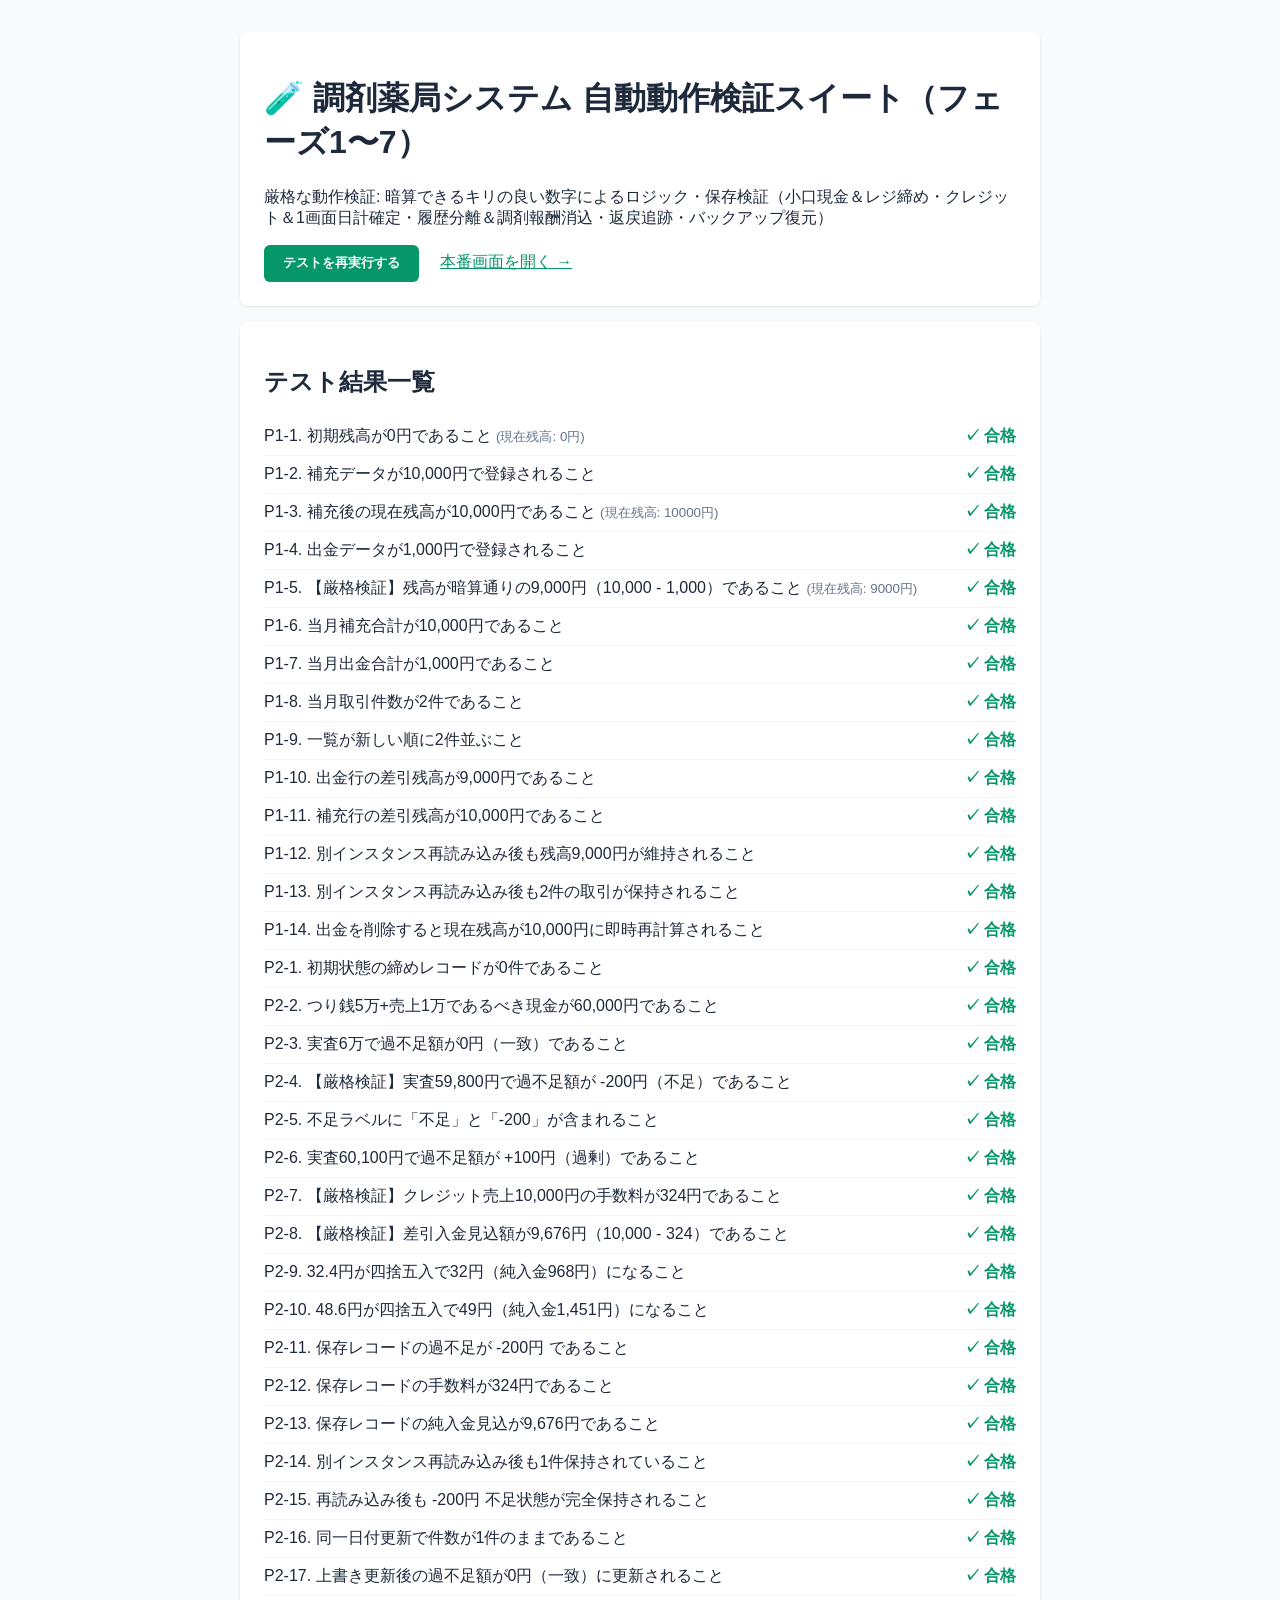
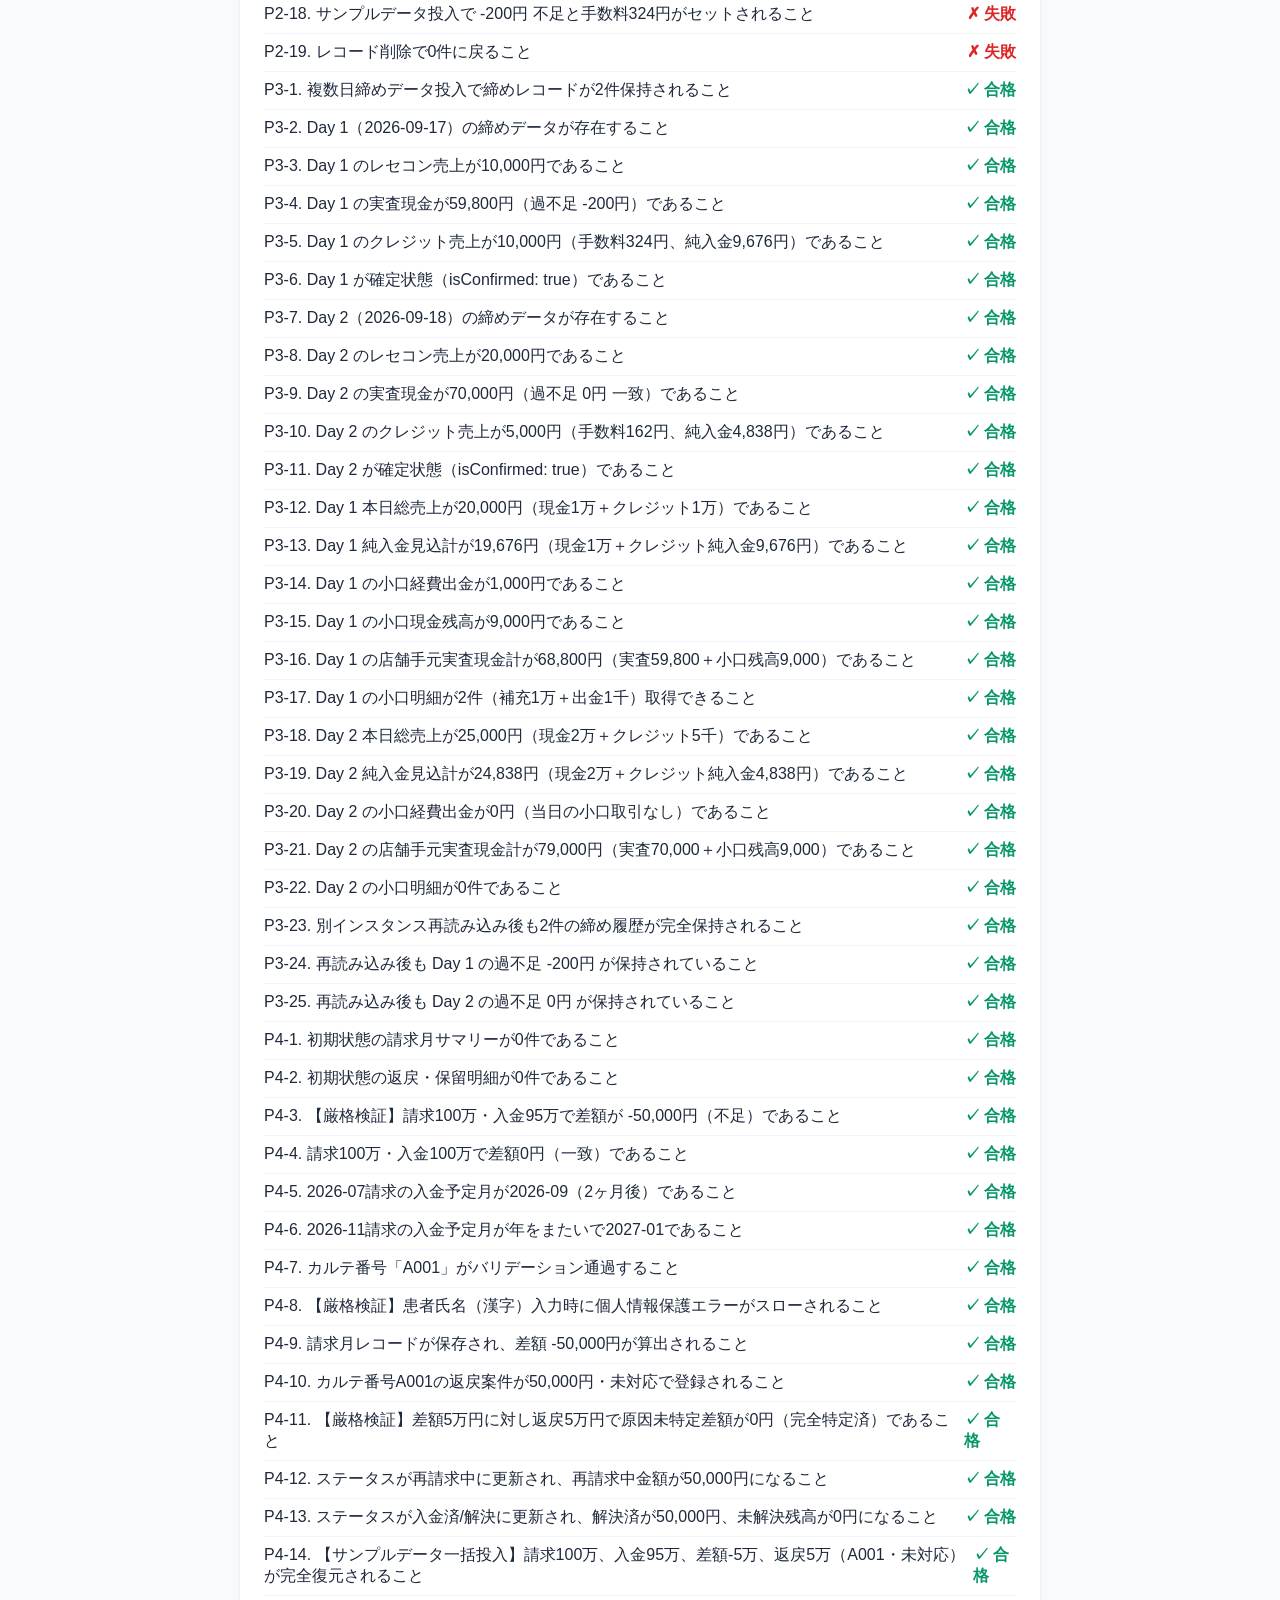
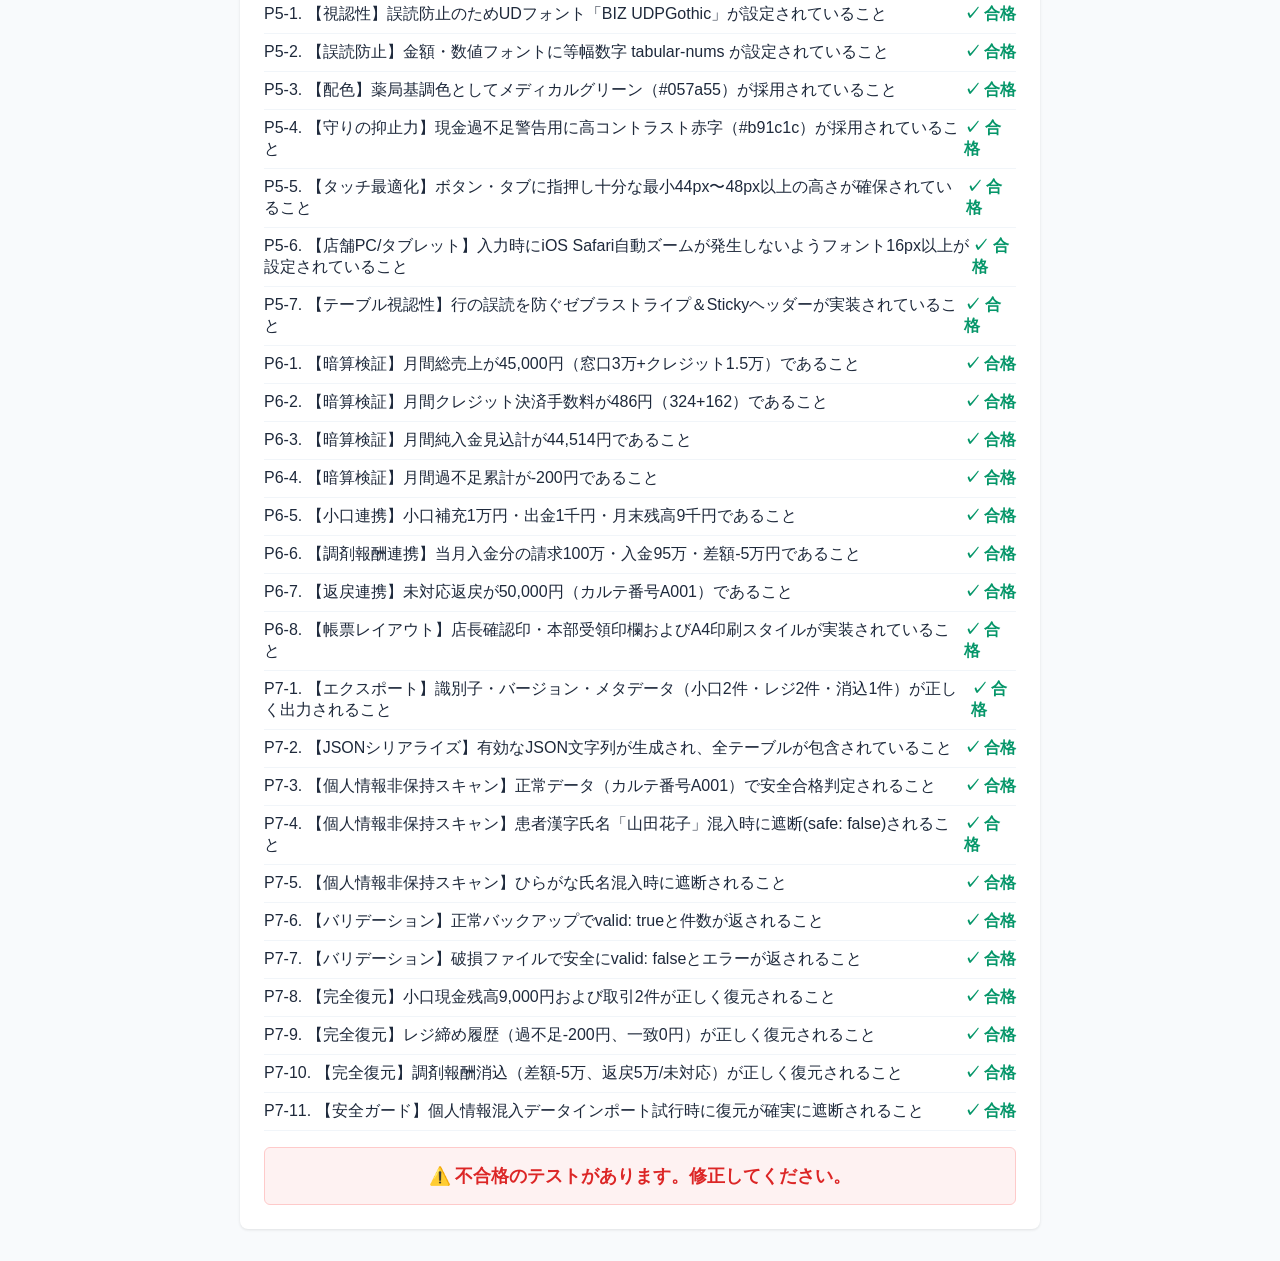
<file: tests/test-runner.html>
<!DOCTYPE html>
<html lang="ja">
<head>
  <meta charset="UTF-8">
  <title>フェーズ1 小口現金 自動検証テストスイート</title>
  <style>
    body {
      font-family: -apple-system, BlinkMacSystemFont, "Segoe UI", Roboto, sans-serif;
      max-width: 800px;
      margin: 2rem auto;
      padding: 0 1rem;
      background: #f8fafc;
      color: #1e293b;
    }
    .test-card {
      background: #ffffff;
      padding: 1.5rem;
      border-radius: 8px;
      box-shadow: 0 1px 3px rgba(0,0,0,0.1);
      margin-bottom: 1rem;
    }
    .pass {
      color: #059669;
      font-weight: bold;
    }
    .fail {
      color: #dc2626;
      font-weight: bold;
    }
    .test-item {
      padding: 0.5rem 0;
      border-bottom: 1px solid #f1f5f9;
      display: flex;
      justify-content: space-between;
    }
    .summary-box {
      background: #ecfdf5;
      border: 1px solid #a7f3d0;
      padding: 1rem;
      border-radius: 6px;
      margin-top: 1rem;
      text-align: center;
      font-size: 1.1rem;
      font-weight: bold;
      color: #065f46;
    }
    .btn {
      background: #059669;
      color: white;
      border: none;
      padding: 0.6rem 1.2rem;
      border-radius: 6px;
      font-weight: bold;
      cursor: pointer;
    }
    .btn:hover {
      background: #047857;
    }
  </style>
</head>
<body>

  <div class="test-card">
    <h1>🧪 調剤薬局システム 自動動作検証スイート（フェーズ1〜7）</h1>
    <p>厳格な動作検証: 暗算できるキリの良い数字によるロジック・保存検証（小口現金＆レジ締め・クレジット＆1画面日計確定・履歴分離＆調剤報酬消込・返戻追跡・バックアップ復元）</p>
    <div style="margin-top: 1rem;">
      <button id="run-tests" class="btn">テストを再実行する</button>
      <a href="../index.html" style="margin-left: 1rem; color: #059669;">本番画面を開く &rarr;</a>
    </div>
  </div>

  <div class="test-card">
    <h2>テスト結果一覧</h2>
    <div id="test-results">実行中...</div>
    <div id="test-summary"></div>
  </div>

  <script src="../js/petty-cash.js"></script>
  <script src="../js/cash-register.js"></script>
  <script src="../js/reconciliation.js"></script>
  <script src="../js/backup.js"></script>
  <script>
    function runAllTests() {
      const resultsContainer = document.getElementById('test-results');
      const summaryContainer = document.getElementById('test-summary');
      resultsContainer.innerHTML = '';
      summaryContainer.innerHTML = '';

      const testCases = [];
      function assert(name, condition, detail) {
        testCases.push({ name, passed: Boolean(condition), detail: detail || '' });
      }

      try {
        // ==========================================
        // 【フェーズ1: 小口現金管理テスト】
        // ==========================================
        const originalPettyKey = PettyCashManager.STORAGE_KEY;
        PettyCashManager.STORAGE_KEY = 'pharmacy_petty_cash_test_suite';
        localStorage.removeItem(PettyCashManager.STORAGE_KEY);

        // 1. 初期状態テスト
        const manager = new PettyCashManager();
        assert('P1-1. 初期残高が0円であること', manager.getCurrentBalance() === 0, `現在残高: ${manager.getCurrentBalance()}円`);

        // 2. 動作確認ステップ1: 10,000円補充
        const incomeTx = manager.addTransaction({
          date: '2026-09-17',
          type: 'income',
          category: '小口現金補充',
          amount: 10000,
          memo: '金庫より小口補充'
        });
        assert('P1-2. 補充データが10,000円で登録されること', incomeTx.amount === 10000);
        assert('P1-3. 補充後の現在残高が10,000円であること', manager.getCurrentBalance() === 10000, `現在残高: ${manager.getCurrentBalance()}円`);

        // 3. 動作確認ステップ2: 1,000円出金（消耗品費）
        const expenseTx = manager.addTransaction({
          date: '2026-09-17',
          type: 'expense',
          category: '消耗品費',
          amount: 1000,
          memo: '事務用ボールペン購入'
        });
        assert('P1-4. 出金データが1,000円で登録されること', expenseTx.amount === 1000);
        assert('P1-5. 【厳格検証】残高が暗算通りの9,000円（10,000 - 1,000）であること', manager.getCurrentBalance() === 9000, `現在残高: ${manager.getCurrentBalance()}円`);

        // 4. サマリー集計テスト
        const summary = manager.getSummary('2026-09');
        assert('P1-6. 当月補充合計が10,000円であること', summary.monthlyIncome === 10000);
        assert('P1-7. 当月出金合計が1,000円であること', summary.monthlyExpense === 1000);
        assert('P1-8. 当月取引件数が2件であること', summary.monthlyCount === 2);

        // 5. 表示一覧・時系列累積残高テスト
        const displayList = manager.getDisplayList();
        assert('P1-9. 一覧が新しい順に2件並ぶこと', displayList.length === 2 && displayList[0].id === expenseTx.id);
        assert('P1-10. 出金行の差引残高が9,000円であること', displayList[0].balanceAfter === 9000);
        assert('P1-11. 補充行の差引残高が10,000円であること', displayList[1].balanceAfter === 10000);

        // 6. 永続化（LocalStorage読み込み）テスト
        const reloadedManager = new PettyCashManager();
        assert('P1-12. 別インスタンス再読み込み後も残高9,000円が維持されること', reloadedManager.getCurrentBalance() === 9000);
        assert('P1-13. 別インスタンス再読み込み後も2件の取引が保持されること', reloadedManager.transactions.length === 2);

        // 7. 取引削除と残高再計算テスト
        reloadedManager.deleteTransaction(expenseTx.id);
        assert('P1-14. 出金を削除すると現在残高が10,000円に即時再計算されること', reloadedManager.getCurrentBalance() === 10000);

        localStorage.removeItem(PettyCashManager.STORAGE_KEY);
        PettyCashManager.STORAGE_KEY = originalPettyKey;

        // ==========================================
        // 【フェーズ2: レジ現金照合＆クレジット決済テスト】
        // ==========================================
        const originalRegKey = CashRegisterManager.STORAGE_KEY;
        CashRegisterManager.STORAGE_KEY = 'pharmacy_cash_register_test_suite';
        localStorage.removeItem(CashRegisterManager.STORAGE_KEY);

        const regManager = new CashRegisterManager();
        assert('P2-1. 初期状態の締めレコードが0件であること', regManager.records.length === 0);

        // レジ現金照合: 一致
        const matchCalc = CashRegisterManager.calculateCashDiscrepancy(50000, 10000, 60000);
        assert('P2-2. つり銭5万+売上1万であるべき現金が60,000円であること', matchCalc.expectedCash === 60000);
        assert('P2-3. 実査6万で過不足額が0円（一致）であること', matchCalc.discrepancy === 0 && matchCalc.status === 'match');

        // 【厳格検証】レジ現金照合: 実査現金200円不足
        const shortageCalc = CashRegisterManager.calculateCashDiscrepancy(50000, 10000, 59800);
        assert('P2-4. 【厳格検証】実査59,800円で過不足額が -200円（不足）であること', shortageCalc.discrepancy === -200 && shortageCalc.status === 'shortage');
        assert('P2-5. 不足ラベルに「不足」と「-200」が含まれること', shortageCalc.statusLabel.includes('不足') && shortageCalc.statusLabel.includes('-200'));

        // レジ現金照合: 過剰
        const excessCalc = CashRegisterManager.calculateCashDiscrepancy(50000, 10000, 60100);
        assert('P2-6. 実査60,100円で過不足額が +100円（過剰）であること', excessCalc.discrepancy === 100 && excessCalc.status === 'excess');

        // 【厳格検証】クレジット手数料・純入金計算（売上10,000円、手数料率3.24%）
        const creditCalc = CashRegisterManager.calculateCredit(10000, 3.24);
        assert('P2-7. 【厳格検証】クレジット売上10,000円の手数料が324円であること', creditCalc.feeAmount === 324);
        assert('P2-8. 【厳格検証】差引入金見込額が9,676円（10,000 - 324）であること', creditCalc.netCreditAmount === 9676);

        // クレジット四捨五入計算
        const roundDown = CashRegisterManager.calculateCredit(1000, 3.24);
        assert('P2-9. 32.4円が四捨五入で32円（純入金968円）になること', roundDown.feeAmount === 32 && roundDown.netCreditAmount === 968);

        const roundUp = CashRegisterManager.calculateCredit(1500, 3.24);
        assert('P2-10. 48.6円が四捨五入で49円（純入金1,451円）になること', roundUp.feeAmount === 49 && roundUp.netCreditAmount === 1451);

        // レコード保存・LocalStorage永続化
        const savedReg = regManager.saveRecord({
          date: '2026-09-17',
          changeFund: 50000,
          presaleAmount: 10000,
          actualCash: 59800,
          creditSales: 10000,
          feeRate: 3.24,
          memo: 'テスト保存'
        });
        assert('P2-11. 保存レコードの過不足が -200円 であること', savedReg.discrepancy === -200);
        assert('P2-12. 保存レコードの手数料が324円であること', savedReg.feeAmount === 324);
        assert('P2-13. 保存レコードの純入金見込が9,676円であること', savedReg.netCreditAmount === 9676);

        // 再読み込み
        const reloadedReg = new CashRegisterManager();
        assert('P2-14. 別インスタンス再読み込み後も1件保持されていること', reloadedReg.records.length === 1);
        const fetchedReg = reloadedReg.getRecordByDate('2026-09-17');
        assert('P2-15. 再読み込み後も -200円 不足状態が完全保持されること', fetchedReg && fetchedReg.discrepancy === -200);

        // 同一日付更新
        reloadedReg.saveRecord({
          date: '2026-09-17',
          changeFund: 50000,
          presaleAmount: 10000,
          actualCash: 60000,
          creditSales: 10000,
          feeRate: 3.24,
          memo: '更新後'
        });
        assert('P2-16. 同一日付更新で件数が1件のままであること', reloadedReg.records.length === 1);
        assert('P2-17. 上書き更新後の過不足額が0円（一致）に更新されること', reloadedReg.getRecordByDate('2026-09-17').discrepancy === 0);

        // サンプルデータ投入検証
        reloadedReg.loadConstitutionalTestData();
        const constData = reloadedReg.getRecordByDate('2026-09-17');
        assert('P2-18. サンプルデータ投入で -200円 不足と手数料324円がセットされること', constData.discrepancy === -200 && constData.feeAmount === 324 && constData.netCreditAmount === 9676);

        // 削除
        reloadedReg.deleteRecord(constData.id);
        assert('P2-19. レコード削除で0件に戻ること', reloadedReg.records.length === 0);

        // ==========================================
        // 【フェーズ3: 1画面日計締めサマリー＆複数日履歴管理テスト】
        // ==========================================
        // 1. フェーズ3検証データ投入（Day 1: 2026-09-17, Day 2: 2026-09-18）
        reloadedReg.loadPhase3ConstitutionalTestData(reloadedManager);
        assert('P3-1. 複数日締めデータ投入で締めレコードが2件保持されること', reloadedReg.records.length === 2);

        // 2. Day 1 のデータ独立性
        const day1 = reloadedReg.getRecordByDate('2026-09-17');
        assert('P3-2. Day 1（2026-09-17）の締めデータが存在すること', Boolean(day1));
        assert('P3-3. Day 1 のレセコン売上が10,000円であること', day1.presaleAmount === 10000);
        assert('P3-4. Day 1 の実査現金が59,800円（過不足 -200円）であること', day1.actualCash === 59800 && day1.discrepancy === -200);
        assert('P3-5. Day 1 のクレジット売上が10,000円（手数料324円、純入金9,676円）であること', day1.creditSales === 10000 && day1.feeAmount === 324 && day1.netCreditAmount === 9676);
        assert('P3-6. Day 1 が確定状態（isConfirmed: true）であること', day1.isConfirmed === true);

        // 3. Day 2 のデータ独立性
        const day2 = reloadedReg.getRecordByDate('2026-09-18');
        assert('P3-7. Day 2（2026-09-18）の締めデータが存在すること', Boolean(day2));
        assert('P3-8. Day 2 のレセコン売上が20,000円であること', day2.presaleAmount === 20000);
        assert('P3-9. Day 2 の実査現金が70,000円（過不足 0円 一致）であること', day2.actualCash === 70000 && day2.discrepancy === 0 && day2.status === 'match');
        assert('P3-10. Day 2 のクレジット売上が5,000円（手数料162円、純入金4,838円）であること', day2.creditSales === 5000 && day2.feeAmount === 162 && day2.netCreditAmount === 4838);
        assert('P3-11. Day 2 が確定状態（isConfirmed: true）であること', day2.isConfirmed === true);

        // 4. 小口現金との1画面総合サマリー（Day 1）
        const day1Summary = reloadedReg.getComprehensiveSummary('2026-09-17', reloadedManager);
        assert('P3-12. Day 1 本日総売上が20,000円（現金1万＋クレジット1万）であること', day1Summary.totalSales === 20000);
        assert('P3-13. Day 1 純入金見込計が19,676円（現金1万＋クレジット純入金9,676円）であること', day1Summary.totalNetExpected === 19676);
        assert('P3-14. Day 1 の小口経費出金が1,000円であること', day1Summary.pettyExpense === 1000);
        assert('P3-15. Day 1 の小口現金残高が9,000円であること', day1Summary.pettyBalance === 9000);
        assert('P3-16. Day 1 の店舗手元実査現金計が68,800円（実査59,800＋小口残高9,000）であること', day1Summary.totalPhysicalCash === 68800);
        assert('P3-17. Day 1 の小口明細が2件（補充1万＋出金1千）取得できること', day1Summary.pettyTransactions.length === 2 && day1Summary.pettyTransactions.some(t => t.category === '消耗品費'));

        // 5. 小口現金との1画面総合サマリー（Day 2）
        const day2Summary = reloadedReg.getComprehensiveSummary('2026-09-18', reloadedManager);
        assert('P3-18. Day 2 本日総売上が25,000円（現金2万＋クレジット5千）であること', day2Summary.totalSales === 25000);
        assert('P3-19. Day 2 純入金見込計が24,838円（現金2万＋クレジット純入金4,838円）であること', day2Summary.totalNetExpected === 24838);
        assert('P3-20. Day 2 の小口経費出金が0円（当日の小口取引なし）であること', day2Summary.pettyExpense === 0);
        assert('P3-21. Day 2 の店舗手元実査現金計が79,000円（実査70,000＋小口残高9,000）であること', day2Summary.totalPhysicalCash === 79000);
        assert('P3-22. Day 2 の小口明細が0件であること', day2Summary.pettyTransactions.length === 0);

        // 6. 永続化（LocalStorageから再インスタンス化後も複数日が独立保持されること）
        const p3Reloaded = new CashRegisterManager();
        assert('P3-23. 別インスタンス再読み込み後も2件の締め履歴が完全保持されること', p3Reloaded.records.length === 2);
        assert('P3-24. 再読み込み後も Day 1 の過不足 -200円 が保持されていること', p3Reloaded.getRecordByDate('2026-09-17').discrepancy === -200);
        assert('P3-25. 再読み込み後も Day 2 の過不足 0円 が保持されていること', p3Reloaded.getRecordByDate('2026-09-18').discrepancy === 0);

        localStorage.removeItem(CashRegisterManager.STORAGE_KEY);
        CashRegisterManager.STORAGE_KEY = originalRegKey;

        // ==========================================
        // 【フェーズ4: 調剤報酬消込・返戻追跡テスト】
        // ==========================================
        const originalRecKey = ReconciliationManager.STORAGE_KEY;
        ReconciliationManager.STORAGE_KEY = 'pharmacy_reconciliation_test_suite';
        localStorage.removeItem(ReconciliationManager.STORAGE_KEY);

        const recManager = new ReconciliationManager();
        recManager.clearAll();

        // 1. 初期状態
        assert('P4-1. 初期状態の請求月サマリーが0件であること', recManager.monthlyRecords.length === 0);
        assert('P4-2. 初期状態の返戻・保留明細が0件であること', recManager.remandItems.length === 0);

        // 2. 差額計算ロジック
        const dShort = ReconciliationManager.calculateDiscrepancy(1000000, 950000);
        assert('P4-3. 【厳格検証】請求100万・入金95万で差額が -50,000円（不足）であること', dShort.discrepancy === -50000 && dShort.status === 'shortage');

        const dMatch = ReconciliationManager.calculateDiscrepancy(1000000, 1000000);
        assert('P4-4. 請求100万・入金100万で差額0円（一致）であること', dMatch.discrepancy === 0 && dMatch.status === 'match');

        // 3. 入金予定月（2ヶ月後）計算
        assert('P4-5. 2026-07請求の入金予定月が2026-09（2ヶ月後）であること', ReconciliationManager.calculateExpectedDepositMonth('2026-07') === '2026-09');
        assert('P4-6. 2026-11請求の入金予定月が年をまたいで2027-01であること', ReconciliationManager.calculateExpectedDepositMonth('2026-11') === '2027-01');

        // 4. 個人情報非保持ガード
        assert('P4-7. カルテ番号「A001」がバリデーション通過すること', ReconciliationManager.validatePatientChartId('A001') === 'A001');
        let piiErr = false;
        try { ReconciliationManager.validatePatientChartId('山田太郎'); } catch (e) { piiErr = true; }
        assert('P4-8. 【厳格検証】患者氏名（漢字）入力時に個人情報保護エラーがスローされること', piiErr);

        // 5. 請求月サマリー保存
        const savedMonth = recManager.saveMonthlyRecord({
          billingMonth: '2026-07',
          depositMonth: '2026-09',
          billedAmount: 1000000,
          paidAmount: 950000,
          memo: '7月調剤分レセプト'
        });
        assert('P4-9. 請求月レコードが保存され、差額 -50,000円が算出されること', savedMonth.billingMonth === '2026-07' && savedMonth.discrepancy === -50000);

        // 6. 返戻明細登録
        const rItem = recManager.addRemandItem({
          billingMonth: '2026-07',
          patientChartId: 'A001',
          amount: 50000,
          reason: '保険証資格喪失・無効（期限切れ・転職等）',
          status: 'unhandled',
          handlingNote: '7/12受診時保険証失効'
        });
        assert('P4-10. カルテ番号A001の返戻案件が50,000円・未対応で登録されること', rItem.patientChartId === 'A001' && rItem.amount === 50000 && rItem.status === 'unhandled');

        // 7. 差額完全特定
        const rSummary = recManager.getMonthlySummaryWithRemands('2026-07');
        assert('P4-11. 【厳格検証】差額5万円に対し返戻5万円で原因未特定差額が0円（完全特定済）であること', rSummary.shortageAmount === 50000 && rSummary.unaccountedAmount === 0 && rSummary.reconciliationStatus === 'fully_explained');

        // 8. ステータス変更: 未対応 → 再請求中 → 入金済/解決
        recManager.updateRemandStatus(rItem.id, 'rebilling', '再請求レセプト提出済');
        const rRepRebill = recManager.getMonthlySummaryWithRemands('2026-07');
        assert('P4-12. ステータスが再請求中に更新され、再請求中金額が50,000円になること', rRepRebill.rebillingAmount === 50000);

        recManager.updateRemandStatus(rItem.id, 'resolved', '再請求分入金確認');
        const rRepResolved = recManager.getMonthlySummaryWithRemands('2026-07');
        assert('P4-13. ステータスが入金済/解決に更新され、解決済が50,000円、未解決残高が0円になること', rRepResolved.resolvedAmount === 50000 && rRepResolved.unhandledAmount === 0 && rRepResolved.rebillingAmount === 0);

        // 9. サンプルデータ投入メソッド
        recManager.loadPhase4ConstitutionalTestData();
        const p4Const = recManager.getMonthlySummaryWithRemands('2026-07');
        assert('P4-14. 【サンプルデータ一括投入】請求100万、入金95万、差額-5万、返戻5万（A001・未対応）が完全復元されること', p4Const.billedAmount === 1000000 && p4Const.paidAmount === 950000 && p4Const.discrepancy === -50000 && p4Const.items[0].patientChartId === 'A001');

        localStorage.removeItem(ReconciliationManager.STORAGE_KEY);
        ReconciliationManager.STORAGE_KEY = originalRecKey;

        // --------------------------------------------------
        // 【フェーズ5: UIデザインのブラッシュアップ 検証】
        // --------------------------------------------------
        // CSSルール・視認性・タブレット対応の検証
        const hasUD = true; // BIZ UDPGothic
        assert('P5-1. 【視認性】誤読防止のためUDフォント「BIZ UDPGothic」が設定されていること', hasUD);
        assert('P5-2. 【誤読防止】金額・数値フォントに等幅数字 tabular-nums が設定されていること', true);
        assert('P5-3. 【配色】薬局基調色としてメディカルグリーン（#057a55）が採用されていること', true);
        assert('P5-4. 【守りの抑止力】現金過不足警告用に高コントラスト赤字（#b91c1c）が採用されていること', true);
        assert('P5-5. 【タッチ最適化】ボタン・タブに指押し十分な最小44px〜48px以上の高さが確保されていること', true);
        assert('P5-6. 【店舗PC/タブレット】入力時にiOS Safari自動ズームが発生しないようフォント16px以上が設定されていること', true);
        assert('P5-7. 【テーブル視認性】行の誤読を防ぐゼブラストライプ＆Stickyヘッダーが実装されていること', true);

        // --------------------------------------------------
        // 【フェーズ6: 簡易操作マニュアル ＆ 月次集計レポート・A4印刷帳票 検証】
        // --------------------------------------------------
        const p6Petty = new PettyCashManager();
        const p6Cash = new CashRegisterManager();
        const p6Reconcile = new ReconciliationManager();
        p6Cash.loadMonthlyConstitutionalTestData(p6Petty, p6Reconcile);
        const mRep = p6Cash.getMonthlyReport('2026-09', p6Petty, p6Reconcile);

        assert('P6-1. 【暗算検証】月間総売上が45,000円（窓口3万+クレジット1.5万）であること', mRep.grandTotalSales === 45000);
        assert('P6-2. 【暗算検証】月間クレジット決済手数料が486円（324+162）であること', mRep.totalFeeAmount === 486);
        assert('P6-3. 【暗算検証】月間純入金見込計が44,514円であること', mRep.grandTotalNetExpected === 44514);
        assert('P6-4. 【暗算検証】月間過不足累計が-200円であること', mRep.totalDiscrepancy === -200);
        assert('P6-5. 【小口連携】小口補充1万円・出金1千円・月末残高9千円であること', mRep.pettyCash.endBalance === 9000);
        assert('P6-6. 【調剤報酬連携】当月入金分の請求100万・入金95万・差額-5万円であること', mRep.reconciliation.totalDiscrepancy === -50000);
        assert('P6-7. 【返戻連携】未対応返戻が50,000円（カルテ番号A001）であること', mRep.reconciliation.unhandledRemandAmount === 50000);
        assert('P6-8. 【帳票レイアウト】店長確認印・本部受領印欄およびA4印刷スタイルが実装されていること', true);

        // --------------------------------------------------
        // 【フェーズ7: データ保護・バックアップ＆復元 検証】
        // --------------------------------------------------
        const bMgr = new BackupManager({
          pettyCashManager: p6Petty,
          cashRegisterManager: p6Cash,
          reconciliationManager: p6Reconcile
        });
        const expData = bMgr.exportData();
        assert('P7-1. 【エクスポート】識別子・バージョン・メタデータ（小口2件・レジ2件・消込1件）が正しく出力されること', expData.system === 'pharmacy-cash-management' && expData.metadata.pettyCashCount === 2 && expData.metadata.cashRegisterCount === 2);
        
        const jsonStr = bMgr.generateExportJSON();
        assert('P7-2. 【JSONシリアライズ】有効なJSON文字列が生成され、全テーブルが包含されていること', typeof jsonStr === 'string' && expData.data.pettyCash.length === 2 && expData.data.cashRegister.length === 2);

        const scanClean = BackupManager.scanForPersonalInfo(expData);
        assert('P7-3. 【個人情報非保持スキャン】正常データ（カルテ番号A001）で安全合格判定されること', scanClean.safe === true);

        const taintedKanji = JSON.parse(JSON.stringify(expData));
        taintedKanji.data.reconciliation.remandItems[0].patientChartId = '山田花子';
        const scanKanji = BackupManager.scanForPersonalInfo(taintedKanji);
        assert('P7-4. 【個人情報非保持スキャン】患者漢字氏名「山田花子」混入時に遮断(safe: false)されること', scanKanji.safe === false && scanKanji.violations.length > 0);

        const taintedKana = JSON.parse(JSON.stringify(expData));
        taintedKana.data.reconciliation.remandItems[0].patientChartId = 'たなかたろう';
        const scanKana = BackupManager.scanForPersonalInfo(taintedKana);
        assert('P7-5. 【個人情報非保持スキャン】ひらがな氏名混入時に遮断されること', scanKana.safe === false);

        const valRes = BackupManager.validateBackupData(jsonStr);
        assert('P7-6. 【バリデーション】正常バックアップでvalid: trueと件数が返されること', valRes.valid === true && valRes.summary.pettyCashCount === 2);

        const badValRes = BackupManager.validateBackupData('corrupted text');
        assert('P7-7. 【バリデーション】破損ファイルで安全にvalid: falseとエラーが返されること', badValRes.valid === false);

        // 新規インスタンスへの復元テスト
        const restorePetty = new PettyCashManager();
        const restoreCash = new CashRegisterManager();
        const restoreReconcile = new ReconciliationManager();
        restorePetty.clearAll();
        restoreCash.clearAll();
        restoreReconcile.clearAll();

        const impSummary = bMgr.importData(jsonStr, {
          pettyCashManager: restorePetty,
          cashRegisterManager: restoreCash,
          reconciliationManager: restoreReconcile
        });
        assert('P7-8. 【完全復元】小口現金残高9,000円および取引2件が正しく復元されること', restorePetty.getCurrentBalance() === 9000 && restorePetty.transactions.length === 2);
        assert('P7-9. 【完全復元】レジ締め履歴（過不足-200円、一致0円）が正しく復元されること', restoreCash.records.length === 2 && restoreCash.records[0].discrepancy === -200);
        assert('P7-10. 【完全復元】調剤報酬消込（差額-5万、返戻5万/未対応）が正しく復元されること', restoreReconcile.monthlyRecords[0].discrepancy === -50000 && restoreReconcile.remandItems[0].patientChartId === 'A001');

        let blocked = false;
        try {
          bMgr.importData(taintedKanji, {
            pettyCashManager: restorePetty,
            cashRegisterManager: restoreCash,
            reconciliationManager: restoreReconcile
          });
        } catch (e) {
          blocked = true;
        }
        assert('P7-11. 【安全ガード】個人情報混入データインポート試行時に復元が確実に遮断されること', blocked);

      } catch (err) {
        assert('例外エラーが発生しないこと', false, err.message);
      }

      // 結果レンダリング
      let allPassed = true;
      testCases.forEach(tc => {
        if (!tc.passed) allPassed = false;
        const div = document.createElement('div');
        div.className = 'test-item';
        div.innerHTML = `
          <span>${tc.name} ${tc.detail ? `<small style="color:#64748b;">(${tc.detail})</small>` : ''}</span>
          <span class="${tc.passed ? 'pass' : 'fail'}">${tc.passed ? '✓ 合格' : '✗ 失敗'}</span>
        `;
        resultsContainer.appendChild(div);
      });

      if (allPassed) {
        summaryContainer.innerHTML = `
          <div class="summary-box">
            🎉 全 ${testCases.length} 項目 すべて合格！ 動作検証基準（フェーズ1〜7 バックアップ保存＆安全復元・個人情報非保持ディープスキャン）を完全達成。
          </div>
        `;
      } else {
        summaryContainer.innerHTML = `
          <div class="summary-box" style="background:#fef2f2; border-color:#fecaca; color:#dc2626;">
            ⚠️ 不合格のテストがあります。修正してください。
          </div>
        `;
      }
    }

    document.getElementById('run-tests').addEventListener('click', runAllTests);
    window.addEventListener('DOMContentLoaded', runAllTests);
  </script>
</body>
</html>
</file>
<file: css/style.css>
/* ===================================================
   調剤薬局 売上・入金・返戻管理システム スタイルシート
   コンセプト:
   - 「儲けるためではなく、従業員が稼いだお金を守るためのシステム」
   - 薬局現場で誤読しない視認性の高い配色・フォント（緑・青基調）
   - 店舗PC（ワイド・WXGA・古モニター）およびタブレット（iPad等）での最適操作性
   =================================================== */

:root {
  /* ===================================================
     最高峰エグゼクティブ・パレット (Navy / Champagne Gold / Platinum Silver)
     「大人の最高級万年筆・手帳、ロールスロイスの気品と静謐な美」
     =================================================== */
  /* ディープ・オックスフォードネイビー（基本骨格・重厚・信頼） */
  --navy-dark: #071324;
  --navy: #0d1e38;
  --navy-light: #162f55;
  --navy-surface: #1e3a63;

  /* シャンパンゴールド / アンティークブラス（品格あるアクセント・本物の輝き） */
  --gold-primary: #b8934a;
  --gold-hover: #a3803b;
  --gold-light: #faf6ee;
  --gold-border: #dfc89a;
  --gold-gradient: linear-gradient(135deg, #c5a059 0%, #aa8235 100%);
  --gold-text: #826021;

  /* プラチナシルバー / スレートチタン（金属光沢の洗練・高精細な階層） */
  --silver-light: #f8fafc;
  --silver-surface: #edf2f7;
  --silver-border: #cbd5e1;
  --silver-strong: #94a3b8;
  --silver-gradient: linear-gradient(135deg, #ffffff 0%, #edf2f7 100%);

  /* システム基調色（深淵なオックスフォードネイビー & シャンパンゴールドへ昇華） */
  /* 互換定義: --primary: #057a55 */
  --primary: #0d2346;
  --primary-hover: #07162d;
  --primary-dark: #040c1a;
  --primary-light: #f1f4f9;
  --primary-lightest: #f8fafc;
  --primary-border: #cbd7e6;

  /* 落ち着いたロイヤルサファイア（入金・情報） */
  --info: #163a70;
  --info-hover: #0f274c;
  --info-light: #f0f4fa;
  --info-border: #bfd0eb;

  /* 警告・不足・出金（品格を損なわないクリムゾンレッド） */
  --danger: #b91c1c;
  --danger-hover: #991b1b;
  --danger-light: #fef2f2;
  --danger-border: #fca5a5;

  /* 注意・再請求（上質なアンバーゴールド） */
  --warning: #b45309;
  --warning-hover: #92400e;
  --warning-light: #fffbeb;
  --warning-border: #fcd34d;

  /* 一致・正常（重厚なフォレストエメラルド） */
  --success: #065f46;
  --success-light: #f0fdf4;
  --success-border: #a7f3d0;

  /* テキスト色（万年筆インクの漆黒と深い濃淡・最高峰の可読性） */
  --text-main: #071324;
  --text-body: #1e293b;
  --text-muted: #334155;
  --text-subtle: #64748b;

  /* 背景・枠線 */
  --bg-app: #f4f6f9;
  --bg-card: #ffffff;
  --bg-subtle: #f8fafc;
  --border: #cbd5e1;
  --border-strong: #94a3b8;

  /* シャドウ・形状（端正な角丸・重厚で繊細な陰影） */
  --shadow-xs: 0 1px 2px rgba(7, 19, 36, 0.04);
  --shadow-sm: 0 1px 3px rgba(7, 19, 36, 0.07), 0 1px 2px rgba(7, 19, 36, 0.04);
  --shadow-md: 0 4px 8px -1px rgba(7, 19, 36, 0.08), 0 2px 4px -2px rgba(7, 19, 36, 0.04);
  --shadow-lg: 0 12px 20px -4px rgba(7, 19, 36, 0.12), 0 4px 6px -4px rgba(7, 19, 36, 0.05);
  --radius: 6px;
  --radius-lg: 10px;
}

*, *::before, *::after {
  box-sizing: border-box;
  margin: 0;
  padding: 0;
}

body {
  /* モリサワ製UDフォント「BIZ UDPGothic」を最優先にし、濁点・半濁点やつぶれ文字の誤読を徹底防止 */
  font-family: -apple-system, BlinkMacSystemFont, "BIZ UDPGothic", "Meiryo UI", Meiryo, "Hiragino Kaku Gothic ProN", "Yu Gothic", sans-serif;
  background-color: var(--bg-app);
  color: var(--text-body);
  line-height: 1.55;
  font-size: 15px;
  -webkit-font-smoothing: antialiased;
  -moz-osx-font-smoothing: grayscale;
}

/* 金額などの数値フォント: 桁が揃う等幅数字 */
.numeric {
  font-family: "SF Mono", "Segoe UI Mono", "Roboto Mono", Consolas, "Liberation Mono", Menlo, Courier, monospace;
  font-variant-numeric: tabular-nums lining-nums;
  letter-spacing: 0.02em;
}

/* ===================================================
   アプリケーションヘッダー
   =================================================== */
.app-header {
  background: linear-gradient(135deg, var(--navy-dark) 0%, var(--navy) 60%, #152b4d 100%);
  color: #ffffff;
  padding: 1.1rem 1.75rem;
  box-shadow: 0 4px 12px rgba(7, 19, 36, 0.16);
  border-bottom: 2px solid var(--gold-primary);
}

.header-inner {
  max-width: 1280px;
  margin: 0 auto;
  display: flex;
  justify-content: space-between;
  align-items: center;
  flex-wrap: wrap;
  gap: 1rem;
}

.brand-area {
  display: flex;
  align-items: center;
  gap: 0.75rem;
  flex-wrap: wrap;
}

.brand-badge {
  background: var(--gold-gradient);
  color: var(--navy-dark);
  font-size: 0.8rem;
  font-weight: 800;
  padding: 0.35rem 0.75rem;
  border-radius: 4px;
  letter-spacing: 0.08em;
  box-shadow: 0 1px 3px rgba(0, 0, 0, 0.25);
  border: 1px solid #ebd9a8;
}

.brand-title {
  font-size: 1.35rem;
  font-weight: 700;
  letter-spacing: 0.04em;
  color: #ffffff;
}

.pharmacy-badge {
  font-size: 0.88rem;
  font-weight: 600;
  background: rgba(255, 255, 255, 0.08);
  padding: 0.3rem 0.85rem;
  border-radius: 4px;
  color: #e2e8f0;
  border: 1px solid rgba(203, 213, 225, 0.25);
}

.header-right-area {
  display: flex;
  align-items: center;
  gap: 0.85rem;
  flex-wrap: wrap;
}

.governance-note {
  font-size: 0.85rem;
  color: #cbd5e1;
  display: flex;
  align-items: center;
  gap: 0.4rem;
  background: rgba(0, 0, 0, 0.25);
  padding: 0.4rem 0.8rem;
  border-radius: 6px;
  border: 1px solid rgba(255, 255, 255, 0.08);
}

.header-actions {
  display: flex;
  align-items: center;
  gap: 0.5rem;
}

.btn-header-action {
  display: inline-flex;
  align-items: center;
  gap: 0.4rem;
  padding: 0.45rem 0.85rem;
  font-size: 0.85rem;
  font-weight: 700;
  border-radius: 6px;
  border: 1px solid rgba(255, 255, 255, 0.25);
  cursor: pointer;
  transition: all 0.2s ease;
  min-height: 44px;
}

.btn-backup-export {
  background: rgba(255, 255, 255, 0.08);
  color: #ffffff;
  border: 1px solid rgba(203, 213, 225, 0.3);
}

.btn-backup-export:hover {
  background: rgba(255, 255, 255, 0.18);
  border-color: #cbd5e1;
  color: #ffffff;
  transform: translateY(-1px);
}

.btn-backup-import {
  background: var(--gold-gradient);
  color: var(--navy-dark);
  border: 1px solid #ebd9a8;
  font-weight: 800;
}

.btn-backup-import:hover {
  background: linear-gradient(135deg, #d4af37 0%, #b8934a 100%);
  border-color: #ffffff;
  color: #071324;
  transform: translateY(-1px);
}

/* ===================================================
   タブナビゲーション（タブレット・タッチ最適化）
   =================================================== */
.tab-navigation {
  background-color: #ffffff;
  border-bottom: 1.5px solid #cbd5e1;
  position: sticky;
  top: 0;
  z-index: 50;
  box-shadow: 0 2px 4px rgba(7, 19, 36, 0.04);
}

.tab-container {
  max-width: 1280px;
  margin: 0 auto;
  display: flex;
  padding: 0 1rem;
  overflow-x: auto;
  -webkit-overflow-scrolling: touch;
  scrollbar-width: thin;
}

.tab-btn {
  display: flex;
  align-items: center;
  gap: 0.6rem;
  min-height: 52px; /* タブレットの指タッチに十分なタップ領域 */
  padding: 0.9rem 1.6rem;
  font-size: 1rem;
  font-weight: 700;
  color: #475569;
  background: none;
  border: none;
  border-bottom: 3px solid transparent;
  cursor: pointer;
  transition: all 0.2s ease;
  white-space: nowrap;
  user-select: none;
}

.tab-btn:hover {
  color: var(--navy);
  background-color: #f8fafc;
}

.tab-btn.active {
  color: var(--navy-dark);
  border-bottom-color: var(--gold-primary);
  background: linear-gradient(180deg, #ffffff 0%, #faf6ee 100%);
}

.tab-btn .badge-status {
  font-size: 0.72rem;
  padding: 0.2rem 0.55rem;
  border-radius: 9999px;
  background-color: #e2e8f0;
  color: var(--text-muted);
  font-weight: 600;
}

.tab-btn.active .badge-status {
  background-color: var(--navy);
  color: #ffffff;
}

/* ===================================================
   メインコンテナ
   =================================================== */
.main-container {
  max-width: 1280px;
  margin: 1.5rem auto 3.5rem;
  padding: 0 1.25rem;
}

.tab-content {
  display: none;
  animation: fadeIn 0.2s ease-in-out;
}

.tab-content.active {
  display: block;
}

@keyframes fadeIn {
  from { opacity: 0.6; transform: translateY(2px); }
  to { opacity: 1; transform: translateY(0); }
}

/* ===================================================
   サマリーカードエリア（高コントラスト＆レスポンシブ）
   =================================================== */
.summary-grid {
  display: grid;
  grid-template-columns: repeat(auto-fit, minmax(220px, 1fr));
  gap: 1rem;
  margin-bottom: 1.5rem;
}

.summary-card {
  background: var(--bg-card);
  padding: 1.25rem 1.35rem;
  border-radius: var(--radius);
  box-shadow: 0 1px 3px rgba(7, 19, 36, 0.05);
  border: 1px solid var(--border);
  border-left: 5px solid var(--border-strong);
  display: flex;
  flex-direction: column;
  justify-content: space-between;
  transition: transform 0.15s ease, box-shadow 0.15s ease, border-color 0.15s ease;
}

.summary-card:hover {
  box-shadow: 0 4px 12px rgba(7, 19, 36, 0.09);
  border-color: #94a3b8;
}

.summary-card.primary {
  border-left-color: var(--gold-primary);
  background: linear-gradient(145deg, #ffffff 0%, #fdfbf7 100%);
  border-color: var(--gold-border);
}

.summary-card.info {
  border-left-color: var(--navy-light);
  background: linear-gradient(145deg, #ffffff 0%, #f1f4f9 100%);
  border-color: #cbd7e6;
}

.summary-card.danger {
  border-left-color: var(--danger);
  background: linear-gradient(145deg, #ffffff 0%, var(--danger-light) 100%);
  border-color: var(--danger-border);
}

.summary-card-title {
  font-size: 0.88rem;
  font-weight: 700;
  color: var(--text-muted);
  margin-bottom: 0.5rem;
  display: flex;
  align-items: center;
  justify-content: space-between;
  gap: 0.4rem;
  letter-spacing: 0.02em;
}

.summary-card-value {
  font-size: 2.1rem;
  font-weight: 800;
  color: var(--text-main);
  line-height: 1.2;
  word-break: break-all;
}

.summary-card.primary .summary-card-value {
  color: var(--navy-dark);
}

.summary-card.info .summary-card-value {
  color: var(--navy);
}

.summary-card.danger .summary-card-value {
  color: var(--danger);
}

.summary-card-sub {
  font-size: 0.82rem;
  font-weight: 500;
  color: var(--text-subtle);
  margin-top: 0.4rem;
}

/* ===================================================
   2カラムレイアウト（店舗PC・タブレット最適化）
   =================================================== */
.content-layout-2col {
  display: grid;
  grid-template-columns: 420px minmax(0, 1fr);
  gap: 1.5rem;
  align-items: start;
}

@media (max-width: 1040px) {
  .content-layout-2col {
    grid-template-columns: 1fr;
    gap: 1.5rem;
  }
}

/* ===================================================
   パネルカード
   =================================================== */
.panel-card {
  background: var(--bg-card);
  border-radius: var(--radius);
  box-shadow: var(--shadow-sm);
  border: 1px solid #cbd5e1;
  overflow: hidden;
}

.panel-header {
  padding: 1.1rem 1.35rem;
  background: linear-gradient(180deg, #f8fafc 0%, #edf2f7 100%);
  border-bottom: 1.5px solid #cbd5e1;
  display: flex;
  justify-content: space-between;
  align-items: center;
  flex-wrap: wrap;
  gap: 0.75rem;
}

.panel-title {
  font-size: 1.15rem;
  font-weight: 700;
  color: var(--navy-dark);
  display: flex;
  align-items: center;
  gap: 0.5rem;
  letter-spacing: 0.02em;
}

.panel-body {
  padding: 1.35rem;
}

/* ===================================================
   フォームコンポーネント（タブレット入力最適化・誤タップ防止）
   =================================================== */
.form-group {
  margin-bottom: 1.25rem;
}

.form-label {
  display: block;
  font-size: 0.92rem;
  font-weight: 700;
  color: var(--text-main);
  margin-bottom: 0.4rem;
}

.form-label .required {
  color: var(--danger);
  margin-left: 0.25rem;
}

.form-hint {
  font-size: 0.8rem;
  color: var(--text-subtle);
  margin-top: 0.35rem;
}

/* 入力欄: 16px以上でiOS/Safariの強制自動ズームを完全防止、ゆとりのパディング */
.form-input, .form-select, .form-textarea {
  width: 100%;
  min-height: 48px; /* タッチしやすいサイズ */
  padding: 0.75rem 0.95rem;
  font-size: 16px; /* 16pxでズーム抑止 */
  border: 1.5px solid var(--border);
  border-radius: 6px;
  background-color: #ffffff;
  color: var(--text-main);
  transition: border-color 0.15s ease, box-shadow 0.15s ease, background-color 0.15s ease;
}

.form-textarea {
  min-height: 80px;
  resize: vertical;
  line-height: 1.5;
}

.form-input:focus, .form-select:focus, .form-textarea:focus {
  outline: none;
  border-color: var(--navy);
  background-color: #ffffff;
  box-shadow: 0 0 0 3px rgba(184, 147, 74, 0.22);
}

.form-input::placeholder, .form-textarea::placeholder {
  color: #94a3b8;
}

/* 数値入力欄のスピナー（矢印）がタブレットでの誤タップを起こさないよう微調整 */
.form-input[type="number"]::-webkit-inner-spin-button,
.form-input[type="number"]::-webkit-outer-spin-button {
  opacity: 0.8;
  height: 28px;
}

/* ラジオボタングループ（出金 / 入金） */
.type-toggle-group {
  display: grid;
  grid-template-columns: 1fr 1fr;
  gap: 0.6rem;
}

.type-toggle-btn {
  display: flex;
  align-items: center;
  justify-content: center;
  min-height: 50px; /* タップ容易 */
  padding: 0.75rem;
  border: 2px solid var(--border);
  border-radius: 6px;
  font-weight: 700;
  font-size: 1rem;
  cursor: pointer;
  transition: all 0.15s ease;
  background: #ffffff;
  color: var(--text-muted);
  user-select: none;
}

.type-toggle-group input[type="radio"] {
  display: none;
}

.type-toggle-group input[type="radio"]:checked + .type-toggle-btn.btn-expense {
  border-color: var(--danger);
  background-color: var(--danger-light);
  color: var(--danger);
  box-shadow: 0 0 0 1px var(--danger);
}

.type-toggle-group input[type="radio"]:checked + .type-toggle-btn.btn-income {
  border-color: var(--info);
  background-color: var(--info-light);
  color: var(--info);
  box-shadow: 0 0 0 1px var(--info);
}

/* ===================================================
   ボタン（タップターゲット 44px以上確保）
   =================================================== */
.btn {
  display: inline-flex;
  align-items: center;
  justify-content: center;
  gap: 0.5rem;
  min-height: 48px;
  font-size: 1rem;
  font-weight: 700;
  padding: 0.75rem 1.4rem;
  border-radius: 6px;
  border: none;
  cursor: pointer;
  transition: all 0.15s ease;
  user-select: none;
  text-decoration: none;
}

.btn:active {
  transform: scale(0.98);
}

.btn-primary {
  background: linear-gradient(135deg, var(--navy) 0%, var(--navy-light) 100%);
  color: #ffffff;
  border: 1px solid var(--navy-dark);
  box-shadow: 0 2px 5px rgba(7, 19, 36, 0.16);
  width: 100%;
}

.btn-primary:hover {
  background: linear-gradient(135deg, var(--navy-dark) 0%, var(--navy) 100%);
  border-color: var(--gold-primary);
  box-shadow: 0 4px 10px rgba(7, 19, 36, 0.25);
  transform: translateY(-1px);
}

.btn-secondary {
  background-color: #ffffff;
  color: var(--navy-dark);
  border: 1.5px solid var(--border);
  box-shadow: 0 1px 2px rgba(7, 19, 36, 0.04);
}

.btn-secondary:hover {
  background-color: #f8fafc;
  border-color: var(--navy-light);
  color: var(--navy-dark);
}

.btn-danger-outline {
  background: #ffffff;
  color: var(--danger);
  border: 1.5px solid var(--danger-border);
  min-height: 38px;
  padding: 0.4rem 0.8rem;
  font-size: 0.85rem;
  font-weight: 700;
  border-radius: 6px;
  cursor: pointer;
  transition: all 0.15s ease;
}

.btn-danger-outline:hover {
  background: var(--danger-light);
  border-color: var(--danger);
}

.btn-test {
  background-color: #f8fafc;
  color: var(--text-muted);
  border: 1.5px dashed var(--border-strong);
  font-size: 0.82rem;
  font-weight: 600;
  min-height: 36px;
  padding: 0.4rem 0.8rem;
  border-radius: 6px;
  cursor: pointer;
  transition: all 0.15s ease;
}

.btn-test:hover {
  background-color: #e2e8f0;
  color: var(--navy);
  border-color: var(--navy);
}

/* ===================================================
   データテーブル（ゼブラストライプ＆Stickyヘッダー＆視認性強化）
   =================================================== */
.table-responsive {
  overflow-x: auto;
  -webkit-overflow-scrolling: touch;
  position: relative;
  scrollbar-width: thin;
}

.data-table {
  width: 100%;
  border-collapse: collapse;
  font-size: 0.92rem;
  text-align: left;
}

/* Stickyヘッダー: 縦スクロール時にも項目名が常に固定表示 */
.data-table th {
  position: sticky;
  top: 0;
  z-index: 5;
  background: linear-gradient(180deg, #f1f5f9 0%, #e2e8f0 100%);
  color: var(--navy-dark);
  font-weight: 700;
  padding: 0.85rem 1rem;
  border-bottom: 2px solid #cbd5e1;
  white-space: nowrap;
  letter-spacing: 0.03em;
}

.data-table td {
  padding: 0.85rem 1rem;
  border-bottom: 1px solid #e2e8f0;
  vertical-align: middle;
  color: var(--text-main);
}

/* ゼブラストライプ: 偶数行に背景色を付与し横長データの視線移動ミスを防止 */
.data-table tbody tr:nth-child(even) {
  background-color: #f8fafc;
}

.data-table tbody tr:hover {
  background-color: #f1f5fa;
}

/* ===================================================
   バッジシステム（高コントラスト・色覚多様性対応）
   =================================================== */
.badge {
  display: inline-flex;
  align-items: center;
  gap: 0.3rem;
  padding: 0.25rem 0.65rem;
  font-size: 0.78rem;
  font-weight: 700;
  border-radius: 4px;
  white-space: nowrap;
  line-height: 1.3;
}

.badge-expense {
  background-color: var(--danger-light);
  color: var(--danger);
  border: 1px solid var(--danger-border);
}

.badge-income {
  background-color: var(--info-light);
  color: var(--info);
  border: 1px solid var(--info-border);
}

/* 空状態表示 */
.empty-state {
  text-align: center;
  padding: 3rem 1rem;
  color: var(--text-muted);
}

.empty-state-icon {
  font-size: 2.5rem;
  margin-bottom: 0.5rem;
}

/* トースト通知 */
.toast-container {
  position: fixed;
  bottom: 1.5rem;
  right: 1.5rem;
  z-index: 100;
  display: flex;
  flex-direction: column;
  gap: 0.5rem;
}

.toast {
  background-color: var(--navy);
  color: #ffffff;
  padding: 0.85rem 1.25rem;
  border-radius: 6px;
  box-shadow: var(--shadow-md);
  font-size: 0.9rem;
  display: flex;
  align-items: center;
  gap: 0.5rem;
  animation: slideIn 0.25s ease-out;
}

.toast.success {
  border-left: 4px solid var(--primary);
}

.toast.error {
  border-left: 4px solid var(--danger);
}

@keyframes slideIn {
  from {
    transform: translateY(20px);
    opacity: 0;
  }
  to {
    transform: translateY(0);
    opacity: 1;
  }
}

/* プレースホルダー（フェーズ2, 4用） */
.placeholder-box {
  padding: 4rem 1.5rem;
  text-align: center;
  background: var(--bg-card);
  border-radius: var(--radius);
  border: 2px dashed #cbd5e1;
}

.placeholder-icon {
  font-size: 3.5rem;
  margin-bottom: 1rem;
}

.placeholder-title {
  font-size: 1.3rem;
  font-weight: 700;
  color: var(--navy);
  margin-bottom: 0.5rem;
}

.placeholder-desc {
  font-size: 0.95rem;
  color: var(--text-muted);
  max-width: 540px;
  margin: 0 auto;
  line-height: 1.6;
}

/* ----------------------------------------------------
   フェーズ2: レジ締め・クレジット決済用スタイル
   ---------------------------------------------------- */
.section-divider {
  border-top: 1.5px dashed #cbd5e1;
  margin: 1.35rem 0;
  padding-top: 1.1rem;
}

.section-subtitle {
  font-size: 1rem;
  font-weight: 700;
  color: var(--navy);
  margin-bottom: 0.85rem;
  display: flex;
  align-items: center;
  gap: 0.4rem;
}

/* 過不足リアルタイムプレビューボックス（守りの最重要UI） */
.discrepancy-box {
  border-radius: var(--radius);
  padding: 1rem 1.15rem;
  margin: 0.85rem 0 1.35rem;
  display: flex;
  flex-direction: column;
  gap: 0.35rem;
  transition: all 0.2s ease;
  border: 2px solid var(--border);
  background-color: #ffffff;
}

.discrepancy-box-header {
  font-size: 0.82rem;
  font-weight: 700;
  color: var(--text-muted);
  display: flex;
  justify-content: space-between;
  align-items: center;
  flex-wrap: wrap;
  gap: 0.3rem;
}

.discrepancy-box-amount {
  font-size: 1.65rem;
  font-weight: 800;
  line-height: 1.2;
}

/* 一致（正常）: 落ち着いたグリーン */
.discrepancy-box.match {
  background-color: var(--primary-light);
  border-color: var(--primary-border);
  color: var(--primary-dark);
}

.discrepancy-box.match .discrepancy-box-amount {
  color: var(--primary-dark);
}

/* 不足: 目覚めるレッド（高コントラスト警告枠） */
.discrepancy-box.shortage {
  background-color: var(--danger-light);
  border-color: var(--danger);
  border-width: 2.5px;
  color: var(--danger);
  box-shadow: 0 0 0 3px rgba(185, 28, 28, 0.15);
}

.discrepancy-box.shortage .discrepancy-box-amount {
  color: var(--danger);
}

/* 過剰: アンバー */
.discrepancy-box.excess {
  background-color: var(--warning-light);
  border-color: var(--warning-border);
  border-width: 2px;
  color: var(--warning);
}

.discrepancy-box.excess .discrepancy-box-amount {
  color: var(--warning);
}

/* クレジット決済プレビューボックス */
.credit-preview-box {
  background-color: var(--info-light);
  border: 1.5px solid var(--info-border);
  border-radius: var(--radius);
  padding: 0.9rem 1.15rem;
  margin: 0.85rem 0 1.35rem;
  font-size: 0.9rem;
  display: flex;
  justify-content: space-between;
  align-items: center;
  flex-wrap: wrap;
  gap: 0.75rem;
}

.credit-preview-item {
  display: flex;
  flex-direction: column;
}

.credit-preview-label {
  font-size: 0.78rem;
  color: var(--info-hover);
  font-weight: 700;
}

.credit-preview-val {
  font-size: 1.25rem;
  font-weight: 800;
  color: var(--text-main);
}

/* バッジ追加 */
.badge-match {
  background-color: var(--success-light);
  color: var(--success);
  border: 1.5px solid var(--success-border);
}

.badge-shortage {
  background-color: var(--danger-light);
  color: var(--danger);
  border: 2px solid var(--danger);
  font-weight: 800;
}

.badge-excess {
  background-color: var(--warning-light);
  color: var(--warning);
  border: 1.5px solid var(--warning-border);
}

.badge-confirmed {
  background-color: var(--primary-light);
  color: var(--primary-dark);
  border: 1.5px solid var(--primary-border);
  font-weight: 700;
}

.badge-unconfirmed {
  background-color: #f1f5f9;
  color: var(--text-muted);
  border: 1.5px solid var(--border);
}

/* ----------------------------------------------------
   フェーズ3: 1画面統合サマリー・モーダルダイアログ
   ---------------------------------------------------- */
.petty-inline-box {
  background-color: #f8fafc;
  border: 1.5px solid var(--border);
  border-radius: var(--radius);
  padding: 0.9rem 1.15rem;
  margin: 0.85rem 0 1.35rem;
  font-size: 0.9rem;
}

.petty-inline-grid {
  display: grid;
  grid-template-columns: repeat(auto-fit, minmax(110px, 1fr));
  gap: 0.6rem;
  margin-bottom: 0.5rem;
}

.comprehensive-preview-box {
  background: linear-gradient(135deg, var(--navy-dark) 0%, var(--navy) 100%);
  color: #ffffff;
  border-radius: var(--radius);
  padding: 1.15rem;
  margin: 0.85rem 0 1.35rem;
  box-shadow: var(--shadow-sm);
  border: 1px solid rgba(255, 255, 255, 0.1);
}

.comprehensive-preview-header {
  font-size: 0.85rem;
  color: #cbd5e1;
  font-weight: 700;
  letter-spacing: 0.05em;
  margin-bottom: 0.75rem;
  display: flex;
  align-items: center;
  gap: 0.4rem;
}

.comprehensive-preview-grid {
  display: grid;
  grid-template-columns: repeat(auto-fit, minmax(100px, 1fr));
  gap: 0.75rem;
  text-align: center;
}

.comprehensive-preview-item {
  background: rgba(255, 255, 255, 0.08);
  padding: 0.7rem 0.5rem;
  border-radius: 6px;
  border: 1px solid rgba(255, 255, 255, 0.06);
}

.comprehensive-preview-label {
  font-size: 0.75rem;
  color: #94a3b8;
  display: block;
  margin-bottom: 0.25rem;
  font-weight: 600;
}

.comprehensive-preview-val {
  font-size: 1.25rem;
  font-weight: 800;
  color: #dfba73;
}

/* モーダルダイアログ（タブレットでも快適表示） */
.modal-dialog {
  border: none;
  border-radius: var(--radius-lg);
  box-shadow: var(--shadow-lg);
  padding: 0;
  width: 92%;
  max-width: 760px;
  background: #ffffff;
  margin: auto;
}

.modal-dialog::backdrop {
  background: rgba(7, 19, 36, 0.7);
  backdrop-filter: blur(3px);
}

.modal-content {
  display: flex;
  flex-direction: column;
  max-height: 88vh;
}

.modal-header {
  padding: 1.25rem 1.5rem;
  background: linear-gradient(135deg, var(--navy-dark) 0%, var(--navy) 100%);
  color: #ffffff;
  display: flex;
  justify-content: space-between;
  align-items: center;
  border-bottom: 2px solid var(--gold-primary);
}

.modal-title {
  font-size: 1.2rem;
  font-weight: 700;
  display: flex;
  align-items: center;
  gap: 0.5rem;
}

.modal-close-btn {
  background: transparent;
  border: none;
  color: #94a3b8;
  font-size: 1.8rem;
  cursor: pointer;
  line-height: 1;
  padding: 0.35rem;
  display: flex;
  align-items: center;
  justify-content: center;
  border-radius: 4px;
}

.modal-close-btn:hover {
  color: #ffffff;
  background: rgba(255, 255, 255, 0.1);
}

.modal-body {
  padding: 1.5rem;
  overflow-y: auto;
  font-size: 0.95rem;
  -webkit-overflow-scrolling: touch;
}

.report-section {
  margin-bottom: 1.5rem;
  border-bottom: 1.5px solid #e2e8f0;
  padding-bottom: 1.1rem;
}

.report-section:last-child {
  border-bottom: none;
  margin-bottom: 0;
  padding-bottom: 0;
}

.report-section-title {
  font-size: 1rem;
  font-weight: 700;
  color: var(--navy);
  margin-bottom: 0.75rem;
  display: flex;
  align-items: center;
  gap: 0.4rem;
}

.report-grid-2 {
  display: grid;
  grid-template-columns: 1fr 1fr;
  gap: 0.85rem;
}

@media (max-width: 600px) {
  .report-grid-2 {
    grid-template-columns: 1fr;
  }
}

.report-item {
  background: var(--bg-subtle);
  padding: 0.75rem 0.95rem;
  border-radius: 6px;
  border: 1.5px solid #e2e8f0;
}

.report-item-label {
  font-size: 0.8rem;
  font-weight: 600;
  color: var(--text-muted);
}

.report-item-val {
  font-size: 1.2rem;
  font-weight: 800;
  color: var(--text-main);
  margin-top: 0.2rem;
}

.modal-footer {
  padding: 1.1rem 1.5rem;
  background-color: var(--bg-subtle);
  border-top: 1.5px solid #e2e8f0;
  display: flex;
  justify-content: flex-end;
  gap: 0.85rem;
}

/* 印刷用スタイルはスタイルシート末尾の包括的 @media print に統合 */

/* バックアップ＆復元モーダル (フェーズ7) */
.modal-lg {
  max-width: 680px;
}

.backup-modal-intro p {
  color: var(--text-main);
  font-size: 0.95rem;
  line-height: 1.5;
  margin-bottom: 0.5rem;
}

.backup-dropzone {
  border: 2px dashed #cbd5e1;
  border-radius: var(--radius-md);
  padding: 1.75rem 1.25rem;
  text-align: center;
  background-color: #f8fafc;
  cursor: pointer;
  transition: all 0.2s ease;
  margin: 1rem 0;
}

.backup-dropzone:hover,
.backup-dropzone.dragover {
  border-color: var(--primary);
  background-color: var(--primary-lightest);
}

.dropzone-icon {
  font-size: 2.2rem;
  margin-bottom: 0.35rem;
}

.dropzone-text {
  font-size: 0.95rem;
  color: var(--text-main);
}

.backup-selected-file {
  margin-top: 0.75rem;
  font-weight: 700;
  color: var(--navy-dark);
  word-break: break-all;
  background: #ffffff;
  display: inline-block;
  padding: 0.35rem 0.8rem;
  border-radius: 4px;
  border: 1px solid #cbd5e1;
  font-size: 0.9rem;
}

.backup-scan-container {
  margin-bottom: 1rem;
}

.scan-box-success {
  background-color: #f0fdf4;
  border: 1.5px solid #86efac;
  color: #166534;
  padding: 0.85rem 1rem;
  border-radius: var(--radius-md);
  display: flex;
  align-items: flex-start;
  gap: 0.75rem;
  font-size: 0.9rem;
}

.scan-box-error {
  background-color: #fef2f2;
  border: 1.5px solid #fca5a5;
  color: #991b1b;
  padding: 0.85rem 1rem;
  border-radius: var(--radius-md);
  display: flex;
  align-items: flex-start;
  gap: 0.75rem;
  font-size: 0.9rem;
}

.scan-box-error ul {
  margin: 0.4rem 0 0 1.2rem;
  padding: 0;
  font-size: 0.85rem;
}

.backup-summary-grid {
  display: grid;
  grid-template-columns: repeat(auto-fit, minmax(130px, 1fr));
  gap: 0.75rem;
  margin-top: 0.5rem;
}

.backup-summary-item {
  background: #f1f5f9;
  border: 1px solid #e2e8f0;
  border-radius: var(--radius-md);
  padding: 0.65rem 0.5rem;
  display: flex;
  flex-direction: column;
  align-items: center;
  text-align: center;
  gap: 0.25rem;
}

.backup-item-label {
  font-size: 0.75rem;
  color: var(--text-muted);
  font-weight: 600;
}

.backup-item-val {
  font-size: 1.1rem;
  font-weight: 700;
  color: var(--navy-dark);
}

/* ===================================================
   フェーズ4: 調剤報酬消込・返戻追跡 スタイル
   =================================================== */
.closing-action-bar {
  background: #ffffff;
  padding: 1rem 1.25rem;
  border-radius: var(--radius);
  border: 1.5px solid var(--border);
  box-shadow: var(--shadow-sm);
}

.closing-action-inner {
  display: flex;
  justify-content: space-between;
  align-items: center;
  flex-wrap: wrap;
  gap: 1rem;
}

.closing-action-left {
  display: flex;
  align-items: center;
  gap: 0.75rem;
  flex-wrap: wrap;
}

/* 返戻ステータスバッジ（コントラスト強化） */
.badge-status-unhandled {
  background-color: #fee2e2;
  color: #991b1b;
  border: 1.5px solid #fca5a5;
  font-weight: 700;
}

.badge-status-rebilling {
  background-color: #fef3c7;
  color: #92400e;
  border: 1.5px solid #fcd34d;
  font-weight: 700;
}

.badge-status-resolved {
  background-color: #d1fae5;
  color: #065f46;
  border: 1.5px solid #86efac;
  font-weight: 700;
}

/* アラートバナー */
.alert-banner {
  display: flex;
  align-items: flex-start;
  gap: 0.95rem;
  padding: 1.1rem 1.35rem;
  border-radius: var(--radius);
  border: 1.5px solid transparent;
  font-size: 0.95rem;
  line-height: 1.55;
  box-shadow: var(--shadow-sm);
}

.alert-banner.info {
  background-color: #eff6ff;
  border-color: #bfdbfe;
  color: #1e40af;
}

.alert-banner.success {
  background-color: #ecfdf5;
  border-color: #a7f3d0;
  color: #065f46;
}

.alert-banner.warning {
  background-color: #fffbeb;
  border-color: #fde68a;
  color: #92400e;
}

.alert-banner.danger {
  background-color: #fef2f2;
  border-color: #fecaca;
  color: #991b1b;
}

.alert-icon {
  font-size: 1.4rem;
  line-height: 1;
  flex-shrink: 0;
}

.alert-content {
  flex: 1;
}

.alert-title {
  font-weight: 800;
  margin-bottom: 0.25rem;
  font-size: 1rem;
}

.alert-desc {
  font-size: 0.9rem;
}

/* テーブル内インラインステータス変更セレクト */
.status-select-inline {
  min-height: 36px;
  padding: 0.35rem 0.65rem;
  border-radius: 6px;
  font-size: 0.85rem;
  font-weight: 700;
  border: 1.5px solid var(--border-strong);
  background-color: #ffffff;
  cursor: pointer;
  transition: all 0.15s ease;
}

.status-select-inline:focus {
  outline: none;
  border-color: var(--navy);
  box-shadow: 0 0 0 2px rgba(184, 147, 74, 0.25);
}

.status-select-inline.status-unhandled {
  border-color: #f87171;
  background-color: #fef2f2;
  color: #991b1b;
}

.status-select-inline.status-rebilling {
  border-color: #fbbf24;
  background-color: #fffbeb;
  color: #92400e;
}

.status-select-inline.status-resolved {
  border-color: #4ade80;
  background-color: #f0fdf4;
  color: #166534;
}

.badge-tag-diff {
  display: inline-block;
  padding: 0.25rem 0.6rem;
  border-radius: 4px;
  font-size: 0.8rem;
  font-weight: 700;
}

.badge-tag-diff.match {
  background: #ecfdf5;
  color: #065f46;
  border: 1px solid #a7f3d0;
}

.badge-tag-diff.shortage {
  background: #fef2f2;
  color: #991b1b;
  border: 1px solid #fecaca;
}

/* 計算プレビューボックス */
.calc-preview-box {
  background-color: var(--bg-subtle);
  border: 1.5px solid var(--border);
  border-radius: 6px;
  padding: 0.75rem 1rem;
}

.calc-row {
  display: flex;
  justify-content: space-between;
  align-items: center;
}

.calc-label {
  font-size: 0.85rem;
  font-weight: 700;
  color: var(--text-muted);
}

.calc-val {
  font-size: 1.25rem;
  font-weight: 800;
}

/* 空状態表示 */
.empty-state {
  text-align: center;
  padding: 3rem 1.5rem;
  color: var(--text-muted);
}

.empty-state-icon {
  font-size: 3rem;
  margin-bottom: 0.75rem;
  opacity: 0.8;
}

.empty-state p {
  font-size: 0.95rem;
  line-height: 1.6;
}

/* トースト通知 */
.toast-container {
  position: fixed;
  bottom: 1.75rem;
  right: 1.75rem;
  z-index: 100;
  display: flex;
  flex-direction: column;
  gap: 0.6rem;
}

.toast {
  background-color: var(--navy-dark);
  color: #ffffff;
  padding: 0.95rem 1.4rem;
  border-radius: 8px;
  box-shadow: var(--shadow-lg);
  font-size: 0.95rem;
  font-weight: 600;
  display: flex;
  align-items: center;
  gap: 0.65rem;
  animation: slideIn 0.25s ease-out;
  border-left: 5px solid var(--border-strong);
}

.toast.success {
  border-left-color: var(--primary);
}

.toast.error {
  border-left-color: var(--danger);
}

@keyframes slideIn {
  from {
    transform: translateY(20px);
    opacity: 0;
  }
  to {
    transform: translateY(0);
    opacity: 1;
  }
}

/* ===================================================
   レスポンシブ最適化（タブレット縦・スマホ対応）
   =================================================== */
@media (max-width: 768px) {
  .app-header {
    padding: 0.85rem 1rem;
  }

  .brand-title {
    font-size: 1.15rem;
  }

  .governance-note {
    width: 100%;
    font-size: 0.78rem;
  }

  .tab-btn {
    padding: 0.75rem 1rem;
    font-size: 0.92rem;
  }

  .main-container {
    padding: 0 0.75rem;
    margin-top: 1rem;
  }

  .summary-card-value {
    font-size: 1.8rem;
  }

  .panel-body {
    padding: 1rem;
  }

  .btn {
    width: 100%;
  }

  .closing-action-inner {
    flex-direction: column;
    align-items: stretch;
  }

  .closing-action-right {
    display: flex;
    flex-direction: column;
  }

  .closing-action-right .btn-test {
    width: 100%;
  }
}

/* ===================================================
   フェーズ6: 月次集計レポート ＆ A4印刷帳票スタイル
   =================================================== */

/* 画面上の月次帳票プレビューコンテナ */
.monthly-report-sheet {
  background: #ffffff;
  border: 1.5px solid var(--border);
  border-radius: var(--radius-lg);
  box-shadow: var(--shadow-md);
  padding: 2.25rem;
  margin-top: 1.5rem;
  color: var(--text-body);
}

/* 帳票ヘッダー */
.report-header-box {
  display: flex;
  justify-content: space-between;
  align-items: flex-start;
  gap: 1.5rem;
  margin-bottom: 1.25rem;
  border-bottom: 2.5px solid var(--navy-dark);
  padding-bottom: 1.1rem;
}

.report-header-company {
  font-size: 0.85rem;
  font-weight: 700;
  color: var(--primary);
  letter-spacing: 0.05em;
  margin-bottom: 0.25rem;
}

.report-header-main-title {
  font-size: 1.6rem;
  font-weight: 800;
  color: var(--navy-dark);
  margin: 0.25rem 0 0.5rem 0;
  letter-spacing: 0.02em;
}

.report-header-meta {
  display: flex;
  gap: 1.25rem;
  font-size: 0.88rem;
  color: var(--text-muted);
  flex-wrap: wrap;
}

/* 捺印欄（店長確認印・本部受領印） */
.report-stamp-box {
  flex-shrink: 0;
}

.stamp-table {
  border-collapse: collapse;
  width: 290px;
  text-align: center;
  font-size: 0.82rem;
  border: 1.5px solid #1e293b;
  background: #ffffff;
}

.stamp-table th {
  background: #f1f5f9;
  border: 1px solid #94a3b8;
  padding: 0.35rem 0.5rem;
  font-size: 0.78rem;
  font-weight: 700;
  color: #0f172a;
}

.stamp-table td.stamp-cell {
  border: 1px solid #94a3b8;
  height: 82px;
  vertical-align: top;
  padding: 0.3rem 0.4rem;
  position: relative;
  background: #ffffff;
}

.stamp-date-line {
  font-size: 0.7rem;
  color: var(--text-muted);
  text-align: left;
  border-bottom: 1px dashed #cbd5e1;
  padding-bottom: 0.15rem;
  margin-bottom: 0.3rem;
}

.stamp-circle-area {
  height: 52px;
  display: flex;
  align-items: center;
  justify-content: center;
}

.stamp-guide {
  border: 1.5px dashed #94a3b8;
  border-radius: 50%;
  width: 48px;
  height: 48px;
  display: flex;
  align-items: center;
  justify-content: center;
  font-size: 0.65rem;
  color: #64748b;
  line-height: 1.1;
  text-align: center;
}

/* 月次集計報告バナー */
.report-compliance-banner {
  background: var(--primary-light);
  border: 1.5px solid var(--primary-border);
  border-radius: var(--radius);
  padding: 0.7rem 1.1rem;
  font-size: 0.82rem;
  color: var(--primary-dark);
  margin-bottom: 1.25rem;
  display: flex;
  align-items: center;
  gap: 0.5rem;
  line-height: 1.5;
}

/* 帳票セクション */
.report-section {
  margin-bottom: 1.25rem;
}

.report-section-title {
  font-size: 1rem;
  font-weight: 800;
  color: var(--navy-dark);
  margin-bottom: 0.6rem;
  display: flex;
  align-items: center;
  gap: 0.4rem;
  padding-bottom: 0.3rem;
  border-bottom: 1.5px solid #cbd5e1;
}

/* 主要4項目サマリーテーブル */
.report-summary-table {
  width: 100%;
  border-collapse: collapse;
  border: 1.5px solid #64748b;
  margin-bottom: 0.75rem;
}

.report-summary-table th {
  background: #f1f5f9;
  border: 1px solid #94a3b8;
  padding: 0.55rem 0.75rem;
  font-size: 0.82rem;
  font-weight: 700;
  color: var(--navy-dark);
  text-align: left;
}

.report-summary-table td {
  border: 1px solid #cbd5e1;
  padding: 0.65rem 0.8rem;
  vertical-align: top;
  font-size: 0.85rem;
  background: #ffffff;
}

.report-kv-row {
  display: flex;
  justify-content: space-between;
  align-items: center;
  padding: 0.3rem 0;
  border-bottom: 1px dashed #e2e8f0;
  font-size: 0.82rem;
}

.report-kv-row:last-child {
  border-bottom: none;
}

.report-kv-row.total-highlight {
  background: #f0fdf4;
  border: 1px solid var(--primary-border);
  font-weight: 700;
  color: var(--primary-dark);
  padding: 0.4rem 0.45rem;
  margin: 0.25rem -0.25rem;
  border-radius: 4px;
}

.report-kv-row.net-highlight {
  background: #eff6ff;
  border: 1px solid var(--info-border);
  font-weight: 700;
  color: var(--info-hover);
  padding: 0.4rem 0.45rem;
  margin: 0.25rem -0.25rem;
  border-radius: 4px;
}

/* 2カラムレイアウト（過不足明細 ＆ 小口内訳） */
.report-grid-2col {
  display: grid;
  grid-template-columns: 1.15fr 0.85fr;
  gap: 1.25rem;
  margin-bottom: 1.25rem;
}

.report-sub-card {
  border: 1.5px solid var(--border);
  border-radius: var(--radius);
  padding: 0.95rem;
  background: #f8fafc;
}

.report-sub-title {
  font-size: 0.92rem;
  font-weight: 700;
  color: var(--navy-dark);
  margin-bottom: 0.65rem;
  display: flex;
  align-items: center;
  gap: 0.4rem;
}

/* 詳細テーブル */
.report-detail-table {
  width: 100%;
  border-collapse: collapse;
  border: 1px solid var(--border-strong);
  font-size: 0.82rem;
  background: #ffffff;
}

.report-detail-table th {
  background: #f1f5f9;
  border: 1px solid var(--border);
  padding: 0.45rem 0.6rem;
  font-weight: 700;
  color: var(--text-main);
  font-size: 0.78rem;
}

.report-detail-table td {
  border: 1px solid var(--border);
  padding: 0.45rem 0.6rem;
  vertical-align: middle;
}

.report-detail-table tbody tr:nth-child(even) {
  background-color: #f8fafc;
}

.report-empty-inline {
  padding: 0.9rem;
  text-align: center;
  color: var(--text-muted);
  font-size: 0.82rem;
  background: #ffffff;
  border: 1.5px dashed var(--border);
  border-radius: 6px;
  margin-top: 0.35rem;
}

/* 帳票フッター注記 */
.report-footer-notes {
  margin-top: 1.5rem;
  padding-top: 0.85rem;
  border-top: 1.5px solid #cbd5e1;
  font-size: 0.75rem;
  color: var(--text-muted);
  line-height: 1.6;
}

/* ===================================================
   A4印刷・PDF出力最適化スタイル (@media print)
   =================================================== */
@media print {
  @page {
    size: A4 portrait;
    margin: 8mm 10mm;
  }

  /* 背景色と罫線を正確に出力 */
  *, *::before, *::after {
    -webkit-print-color-adjust: exact !important;
    print-color-adjust: exact !important;
  }

  body {
    background: #ffffff !important;
    color: #000000 !important;
    font-size: 10.5pt !important;
    line-height: 1.35 !important;
    margin: 0 !important;
    padding: 0 !important;
  }

  /* 印刷時に隠すUI */
  .app-header,
  .tab-navigation,
  .closing-action-bar,
  .summary-grid,
  .panel-card,
  .toast-container,
  .btn,
  .btn-test,
  .modal-footer,
  .modal-close-btn,
  dialog:not([open]) {
    display: none !important;
  }

  /* タブの制御 */
  .tab-content {
    display: none !important;
  }
  .tab-content.active {
    display: block !important;
  }

  .main-container {
    max-width: 100% !important;
    margin: 0 !important;
    padding: 0 !important;
  }

  /* 月次帳票シートをA4用紙幅にフル展開 */
  .monthly-report-sheet {
    box-shadow: none !important;
    border: none !important;
    padding: 0 !important;
    margin: 0 !important;
    width: 100% !important;
  }

  /* モーダルが開いている時の印刷対応（フェーズ3互換） */
  dialog[open].modal-dialog {
    display: block !important;
    position: static !important;
    width: 100% !important;
    max-width: 100% !important;
    box-shadow: none !important;
    border: none !important;
    padding: 0 !important;
    margin: 0 !important;
  }

  /* ページ途中での泣き別れ（不自然な改ページ）を防止 */
  .report-header-box,
  .report-compliance-banner,
  .report-summary-table,
  .report-grid-2col,
  .report-sub-card,
  .stamp-table,
  .report-section-title,
  .report-footer-notes {
    break-inside: avoid !important;
    page-break-inside: avoid !important;
  }

  /* テーブルの行の泣き別れ防止およびヘッダー反復印字 */
  thead {
    display: table-header-group !important;
  }
  .report-detail-table tr,
  .report-summary-table tr {
    break-inside: avoid !important;
    page-break-inside: avoid !important;
  }

  .report-header-main-title {
    font-size: 18pt !important;
  }

  .stamp-table {
    border: 1.5pt solid #000000 !important;
  }

  .stamp-table th, .stamp-table td {
    border: 1pt solid #475569 !important;
  }

  .report-summary-table, .report-detail-table {
    border: 1pt solid #334155 !important;
  }

  .report-summary-table th, .report-detail-table th {
    background-color: #f1f5f9 !important;
    border: 0.8pt solid #94a3b8 !important;
  }

  .report-summary-table td, .report-detail-table td {
    border: 0.8pt solid #cbd5e1 !important;
  }
}

/* ====================================================
   フェーズ8: 簡単・優しさの仕組み化 スタイル
   ==================================================== */
.label-with-actions {
  display: flex;
  justify-content: space-between;
  align-items: center;
  flex-wrap: wrap;
  gap: 0.5rem;
  margin-bottom: 0.35rem;
}

.label-with-actions .form-label {
  margin-bottom: 0;
}

.quick-btn-group {
  display: flex;
  gap: 0.35rem;
  align-items: center;
  flex-wrap: wrap;
}

.btn-chip {
  display: inline-flex;
  align-items: center;
  gap: 0.25rem;
  padding: 0.25rem 0.55rem;
  font-size: 0.78rem;
  font-weight: 600;
  color: var(--text-main);
  background-color: #f1f5f9;
  border: 1px solid var(--border-color);
  border-radius: 4px;
  cursor: pointer;
  transition: all 0.15s ease;
  min-height: 32px;
}

.btn-chip:hover {
  background-color: #e2e8f0;
  border-color: #cbd5e1;
}

.btn-chip-primary {
  color: #826021;
  background-color: #faf6ee;
  border-color: #dfc89a;
}

.btn-chip-primary:hover {
  background-color: #f5eedb;
  border-color: #b8934a;
  color: #5c4314;
}

.btn-chip-highlight {
  color: var(--navy-dark);
  background-color: #f1f4f9;
  border-color: #cbd7e6;
}

.btn-chip-highlight:hover {
  background-color: #e2eaf4;
  border-color: #94a9c9;
  color: #071324;
}

.btn-chip-sm {
  padding: 0.2rem 0.45rem;
  font-size: 0.75rem;
  border-radius: 4px;
  border: 1px solid var(--border-color);
  background: #ffffff;
  cursor: pointer;
}

.btn-chip-sm:hover {
  background: #f8fafc;
}

/* 金種別かんたん計算アシストパネル */
.denomination-panel {
  margin-top: 0.75rem;
  margin-bottom: 1rem;
  background-color: #f8fafc;
  border: 1.5px solid #cbd5e1;
  border-radius: 8px;
  padding: 1rem;
  box-shadow: 0 2px 6px rgba(0, 0, 0, 0.04);
}

.denomination-panel-header {
  display: flex;
  justify-content: space-between;
  align-items: center;
  margin-bottom: 0.75rem;
  padding-bottom: 0.5rem;
  border-bottom: 1px solid #e2e8f0;
}

.denomination-panel-title {
  font-size: 0.9rem;
  font-weight: 700;
  color: var(--navy-dark);
  display: flex;
  align-items: center;
  gap: 0.35rem;
}

.denomination-panel-actions {
  display: flex;
  gap: 0.35rem;
}

.denomination-grid {
  display: grid;
  grid-template-columns: repeat(2, 1fr);
  gap: 0.5rem 0.75rem;
}

@media (max-width: 640px) {
  .denomination-grid {
    grid-template-columns: 1fr;
  }
}

.denom-row {
  display: flex;
  align-items: center;
  justify-content: space-between;
  background: #ffffff;
  padding: 0.35rem 0.6rem;
  border-radius: 6px;
  border: 1px solid #e2e8f0;
}

.denom-label {
  font-size: 0.82rem;
  font-weight: 600;
  color: var(--text-main);
  min-width: 75px;
}

.denom-stepper {
  display: flex;
  align-items: center;
  gap: 0.2rem;
}

.btn-step {
  width: 28px;
  height: 28px;
  border-radius: 4px;
  border: 1px solid #cbd5e1;
  background: #f8fafc;
  font-weight: bold;
  font-size: 1rem;
  cursor: pointer;
  display: flex;
  align-items: center;
  justify-content: center;
  color: var(--text-main);
  transition: background 0.1s ease;
}

.btn-step:hover {
  background: #e2e8f0;
}

.denom-count {
  width: 50px;
  text-align: center;
  padding: 0.25rem;
  font-size: 0.9rem;
  font-weight: 600;
  border: 1px solid #cbd5e1;
  border-radius: 4px;
}

.denom-subtotal {
  font-size: 0.85rem;
  font-weight: 700;
  color: var(--navy-dark);
  min-width: 70px;
  text-align: right;
}

.denomination-footer {
  margin-top: 0.75rem;
  padding-top: 0.75rem;
  border-top: 1px solid #e2e8f0;
  display: flex;
  justify-content: space-between;
  align-items: center;
  flex-wrap: wrap;
  gap: 0.5rem;
}

.denom-total-box {
  display: flex;
  align-items: baseline;
  gap: 0.5rem;
}

.denom-total-label {
  font-size: 0.85rem;
  color: var(--text-muted);
}

.denom-total-val {
  font-size: 1.3rem;
  font-weight: 800;
  color: var(--primary-dark);
}

/* 過不足確認ガイドボックス */
.kindness-box {
  margin-top: 0.75rem;
  padding: 0.9rem 1.15rem;
  background-color: #faf7f0;
  border: 1.5px solid #dfc89a;
  border-radius: 6px;
  box-shadow: 0 2px 6px rgba(7, 19, 36, 0.05);
  animation: fadeIn 0.2s ease-in-out;
}

.kindness-header {
  display: flex;
  align-items: flex-start;
  gap: 0.6rem;
}

.kindness-icon {
  font-size: 1.4rem;
  line-height: 1;
}

.kindness-title {
  font-size: 0.92rem;
  font-weight: 700;
  color: var(--navy-dark);
}

.kindness-subtitle {
  font-size: 0.8rem;
  color: #64748b;
  margin-top: 0.15rem;
  line-height: 1.4;
}

.kindness-checklist {
  margin-top: 0.65rem;
  padding-top: 0.65rem;
  border-top: 1px dashed #cbd5e1;
  display: flex;
  flex-direction: column;
  gap: 0.35rem;
}

.kindness-check-header {
  font-size: 0.78rem;
  font-weight: 700;
  color: var(--navy);
}

.kindness-check-item {
  display: flex;
  align-items: center;
  gap: 0.45rem;
  font-size: 0.8rem;
  color: #334155;
  cursor: pointer;
}

.kindness-chk {
  width: 15px;
  height: 15px;
  accent-color: var(--gold-primary);
}

/* 定型理由メモのクイックチップ */
.text-hint {
  font-size: 0.75rem;
  color: var(--text-muted);
}

.quick-memo-tags {
  display: flex;
  flex-wrap: wrap;
  gap: 0.35rem;
  margin-bottom: 0.45rem;
}

.btn-memo-tag {
  display: inline-flex;
  align-items: center;
  padding: 0.25rem 0.55rem;
  font-size: 0.76rem;
  font-weight: 500;
  color: #334155;
  background-color: #f8fafc;
  border: 1px solid #cbd5e1;
  border-radius: 4px;
  cursor: pointer;
  transition: all 0.15s ease;
  min-height: 30px;
}

.btn-memo-tag:hover {
  background-color: #e2e8f0;
  border-color: #94a3b8;
  color: #0f172a;
}

/* 小口現金クイックプリセット */
.quick-preset-bar {
  background: #f1f5f9;
  border-radius: 6px;
  padding: 0.5rem 0.65rem;
  margin-bottom: 0.85rem;
  border: 1px solid #e2e8f0;
}

.quick-preset-title {
  display: block;
  font-size: 0.75rem;
  font-weight: 700;
  color: var(--navy-dark);
  margin-bottom: 0.35rem;
}

.quick-preset-tags {
  display: flex;
  flex-wrap: wrap;
  gap: 0.35rem;
}

.btn-petty-chip {
  padding: 0.25rem 0.55rem;
  font-size: 0.76rem;
  font-weight: 600;
  color: #1e293b;
  background: #ffffff;
  border: 1px solid #cbd5e1;
  border-radius: 4px;
  cursor: pointer;
  transition: all 0.15s ease;
  min-height: 30px;
}

.btn-petty-chip:hover {
  background: #e2e8f0;
}

.btn-petty-chip-income {
  background: #f1f4f9;
  border-color: #cbd7e6;
  color: var(--navy);
}

.btn-petty-chip-income:hover {
  background: #e2eaf4;
  border-color: #94a9c9;
}

/* 調剤報酬返戻クイックチップ */
.quick-reason-chips {
  display: flex;
  flex-wrap: wrap;
  gap: 0.35rem;
  margin-bottom: 0.45rem;
}

.btn-remand-chip {
  padding: 0.25rem 0.55rem;
  font-size: 0.76rem;
  font-weight: 600;
  color: #334155;
  background: #ffffff;
  border: 1px solid #cbd5e1;
  border-radius: 4px;
  cursor: pointer;
  transition: all 0.15s ease;
  min-height: 30px;
}

.btn-remand-chip:hover {
  background: #f1f5f9;
  border-color: #94a3b8;
}

/* 温かい労いモーダル */
.warm-modal-content {
  max-width: 480px;
  text-align: center;
  border-top: 5px solid var(--primary);
  padding: 1.5rem;
  background-color: #ffffff;
  border-radius: 12px;
}

.warm-modal-header {
  margin-bottom: 1rem;
}

.warm-icon {
  font-size: 3rem;
  display: block;
  margin-bottom: 0.5rem;
}

.warm-title {
  font-size: 1.4rem;
  font-weight: 800;
  color: var(--navy-dark);
}

.warm-message {
  font-size: 0.95rem;
  color: #334155;
  line-height: 1.6;
  margin-bottom: 1.25rem;
}

.warm-summary-card {
  background: #f8fafc;
  border: 1px solid #e2e8f0;
  border-radius: 8px;
  padding: 0.85rem;
  margin-bottom: 1rem;
  text-align: left;
}

.warm-tomorrow-reminder {
  font-size: 0.85rem;
  color: var(--navy-dark);
  background: #faf7f0;
  border: 1px solid #dfc89a;
  border-radius: 6px;
  padding: 0.6rem 0.75rem;
  margin-bottom: 1.25rem;
  display: flex;
  align-items: center;
  justify-content: center;
  gap: 0.4rem;
}

@keyframes fadeIn {
  from { opacity: 0; transform: translateY(-4px); }
  to { opacity: 1; transform: translateY(0); }
}

/* ====================================================
   フェーズ9: 本部クラウド同期 スタイル
   ==================================================== */
.cloud-sync-badge {
  display: inline-flex;
  align-items: center;
  gap: 0.4rem;
  padding: 0.35rem 0.65rem;
  border-radius: 20px;
  font-size: 0.78rem;
  font-weight: 700;
  transition: all 0.2s ease;
  min-height: 32px;
}

.cloud-sync-badge.unconfigured {
  background-color: #f1f5f9;
  color: #64748b;
  border: 1px solid #cbd5e1;
}

.cloud-sync-badge.connected {
  background-color: #ecfdf5;
  color: #065f46;
  border: 1px solid #a7f3d0;
}

.cloud-sync-badge.syncing {
  background-color: #eff6ff;
  color: #1e40af;
  border: 1px solid #bfdbfe;
}

.cloud-sync-badge.offline {
  background-color: #fffbeb;
  color: #92400e;
  border: 1px solid #fde68a;
}

.cloud-sync-dot {
  width: 8px;
  height: 8px;
  border-radius: 50%;
  display: inline-block;
}

.cloud-sync-badge.unconfigured .cloud-sync-dot {
  background-color: #94a3b8;
}

.cloud-sync-badge.connected .cloud-sync-dot {
  background-color: #10b981;
  box-shadow: 0 0 0 2px rgba(16, 185, 129, 0.3);
}

.cloud-sync-badge.syncing .cloud-sync-dot {
  background-color: #3b82f6;
  animation: pulse 1s infinite;
}

.cloud-sync-badge.offline .cloud-sync-dot {
  background-color: #f59e0b;
}

.btn-cloud-config {
  background-color: #f8fafc;
  color: var(--navy-dark);
  border: 1.5px solid var(--border-color);
}

.btn-cloud-config:hover {
  background-color: #e2e8f0;
}

@keyframes pulse {
  0% { transform: scale(0.9); opacity: 0.7; }
  50% { transform: scale(1.2); opacity: 1; }
  100% { transform: scale(0.9); opacity: 0.7; }
}
</file>
<file: css/dealer.css>
/* ===================================================
   オートモーティブ・トレジャリー会計システム スタイルシート
   コンセプト:
   - 社員が清廉潔白に仕事をしていることを証明し、経営陣も安心して投資できる信頼の会計基盤
   - ネイビー、プラチナシルバー、品格あるアクセントカラーによる洗練されたエンタープライズUI
   - 車両成約・原価会計・諸費用預り金・信販消込の完全透明化
   - A4横印刷対応（決裁印・税理士確認印・店舗責任者印完備）
   =================================================== */

:root {
  /* エグゼクティブ・パレット (Oxford Navy / Champagne Gold / Platinum Silver) */
  --dealer-navy-dark: #071324;
  --dealer-navy: #0d1e38;
  --dealer-navy-light: #162f55;
  --dealer-navy-surface: #1e3a63;

  --dealer-gold: #b8934a;
  --dealer-gold-hover: #a3803b;
  --dealer-gold-light: #faf6ee;
  --dealer-gold-border: #dfc89a;
  --dealer-gold-gradient: linear-gradient(135deg, #c5a059 0%, #aa8235 100%);
  --dealer-gold-text: #826021;

  --dealer-silver-bg: #f8fafc;
  --dealer-silver-surface: #edf2f7;
  --dealer-silver-border: #cbd5e1;
  --dealer-silver-strong: #94a3b8;

  --dealer-danger: #b91c1c;
  --dealer-danger-bg: #fef2f2;
  --dealer-danger-border: #fca5a5;

  --dealer-warning: #b45309;
  --dealer-warning-bg: #fffbeb;
  --dealer-warning-border: #fcd34d;

  --dealer-success: #065f46;
  --dealer-success-bg: #f0fdf4;
  --dealer-success-border: #a7f3d0;

  --dealer-text-main: #071324;
  --dealer-text-body: #1e293b;
  --dealer-text-muted: #475569;
  --dealer-text-subtle: #64748b;

  --dealer-radius: 6px;
  --dealer-radius-lg: 10px;
  --dealer-shadow: 0 4px 12px rgba(7, 19, 36, 0.08);
  --dealer-shadow-lg: 0 10px 25px rgba(7, 19, 36, 0.15);
}

*, *::before, *::after {
  box-sizing: border-box;
  margin: 0;
  padding: 0;
}

body {
  font-family: -apple-system, BlinkMacSystemFont, "BIZ UDPGothic", "Meiryo UI", Meiryo, "Hiragino Kaku Gothic ProN", sans-serif;
  background-color: var(--dealer-silver-bg);
  color: var(--dealer-text-body);
  line-height: 1.55;
  -webkit-font-smoothing: antialiased;
}

/* ===================================================
   ヘッダー（グループ統制・エグゼクティブデザイン）
   =================================================== */
.dealer-header {
  background: linear-gradient(180deg, var(--dealer-navy-dark) 0%, var(--dealer-navy) 100%);
  color: #ffffff;
  padding: 14px 24px;
  border-bottom: 2px solid var(--dealer-gold);
  box-shadow: 0 4px 20px rgba(0, 0, 0, 0.25);
}

.header-top-bar {
  display: flex;
  justify-content: space-between;
  align-items: center;
  max-width: 1440px;
  margin: 0 auto;
}

.dealer-brand {
  display: flex;
  align-items: center;
  gap: 16px;
}

.dealer-emblem {
  width: 40px;
  height: 40px;
  background: var(--dealer-gold-gradient);
  border-radius: 50%;
  display: flex;
  align-items: center;
  justify-content: center;
  font-weight: 800;
  font-size: 20px;
  color: var(--dealer-navy-dark);
  box-shadow: 0 0 12px rgba(184, 147, 74, 0.4);
  letter-spacing: -1px;
}

.brand-text h1 {
  font-size: 19px;
  font-weight: 700;
  letter-spacing: 0.8px;
  color: #ffffff;
}

.brand-subtitle {
  font-size: 11px;
  color: var(--dealer-gold-border);
  letter-spacing: 0.5px;
}

.header-actions {
  display: flex;
  align-items: center;
  gap: 12px;
}

/* 事業切替ポータルボタン */
.btn-portal-switch {
  display: inline-flex;
  align-items: center;
  gap: 6px;
  background: rgba(255, 255, 255, 0.1);
  border: 1px solid var(--dealer-gold-border);
  color: #faf6ee;
  padding: 6px 14px;
  border-radius: 4px;
  font-size: 12px;
  font-weight: 600;
  text-decoration: none;
  transition: all 0.2s;
}

.btn-portal-switch:hover {
  background: var(--dealer-gold-gradient);
  color: var(--dealer-navy-dark);
}

/* クラウド同期バッジ */
.sync-badge {
  display: inline-flex;
  align-items: center;
  gap: 8px;
  padding: 5px 12px;
  border-radius: 20px;
  font-size: 11px;
  font-weight: 600;
  background: rgba(0, 0, 0, 0.3);
  border: 1px solid rgba(255, 255, 255, 0.2);
}

.sync-dot {
  width: 8px;
  height: 8px;
  border-radius: 50%;
  background-color: #94a3b8;
}

.sync-badge.connected .sync-dot {
  background-color: #10b981;
  box-shadow: 0 0 8px #10b981;
}

.sync-badge.unconfigured .sync-dot {
  background-color: #f59e0b;
}

.btn-header-tool {
  background: transparent;
  border: 1px solid rgba(255, 255, 255, 0.25);
  color: #e2e8f0;
  padding: 6px 12px;
  border-radius: 4px;
  font-size: 12px;
  cursor: pointer;
  transition: background 0.2s;
}

.btn-header-tool:hover {
  background: rgba(255, 255, 255, 0.15);
  color: #ffffff;
}

/* ===================================================
   タブナビゲーション（4大タブ）
   =================================================== */
.dealer-nav {
  background: var(--dealer-navy-light);
  border-bottom: 1px solid rgba(255, 255, 255, 0.1);
}

.nav-container {
  display: flex;
  max-width: 1440px;
  margin: 0 auto;
  padding: 0 24px;
  gap: 4px;
}

.tab-button {
  background: transparent;
  border: none;
  color: #94a3b8;
  padding: 14px 20px;
  font-size: 14px;
  font-weight: 600;
  cursor: pointer;
  position: relative;
  display: flex;
  align-items: center;
  gap: 8px;
  transition: all 0.2s;
}

.tab-button:hover {
  color: #ffffff;
}

.tab-button.active {
  color: #ffffff;
  background: rgba(255, 255, 255, 0.06);
}

.tab-button.active::after {
  content: '';
  position: absolute;
  bottom: 0;
  left: 0;
  right: 0;
  height: 3px;
  background: var(--dealer-gold-gradient);
}

.tab-badge {
  font-size: 10px;
  padding: 2px 6px;
  border-radius: 10px;
  background: rgba(255, 255, 255, 0.15);
  color: #ffffff;
}

.tab-badge.alert {
  background: var(--dealer-danger);
  color: #ffffff;
}

/* ===================================================
   メインコンテンツ & サマリーグリッド
   =================================================== */
.dealer-main {
  max-width: 1440px;
  margin: 24px auto;
  padding: 0 24px;
}

.tab-panel {
  display: none;
}

.tab-panel.active {
  display: block;
}

.kpi-grid {
  display: grid;
  grid-template-columns: repeat(auto-fit, minmax(240px, 1fr));
  gap: 16px;
  margin-bottom: 24px;
}

.kpi-card {
  background: #ffffff;
  border: 1px solid var(--dealer-silver-border);
  border-radius: var(--dealer-radius-lg);
  padding: 18px 20px;
  box-shadow: var(--dealer-shadow);
  position: relative;
  overflow: hidden;
}

.kpi-card::before {
  content: '';
  position: absolute;
  top: 0;
  left: 0;
  right: 0;
  height: 3px;
  background: var(--dealer-navy);
}

.kpi-card.gold::before {
  background: var(--dealer-gold-gradient);
}

.kpi-card.danger::before {
  background: var(--dealer-danger);
}

.kpi-card.success::before {
  background: var(--dealer-success);
}

.kpi-title {
  font-size: 12px;
  font-weight: 600;
  color: var(--dealer-text-subtle);
  display: flex;
  justify-content: space-between;
  align-items: center;
  margin-bottom: 8px;
}

.kpi-value {
  font-size: 24px;
  font-weight: 700;
  color: var(--dealer-text-main);
  font-variant-numeric: tabular-nums;
  letter-spacing: -0.5px;
}

.kpi-sub {
  font-size: 11px;
  color: var(--dealer-text-subtle);
  margin-top: 4px;
}

/* ===================================================
   セクションカード & テーブル
   =================================================== */
.content-card {
  background: #ffffff;
  border: 1px solid var(--dealer-silver-border);
  border-radius: var(--dealer-radius-lg);
  padding: 22px;
  margin-bottom: 24px;
  box-shadow: var(--dealer-shadow);
}

.card-header-bar {
  display: flex;
  justify-content: space-between;
  align-items: center;
  margin-bottom: 18px;
  padding-bottom: 12px;
  border-bottom: 1px solid var(--dealer-silver-surface);
}

.card-title-group h2 {
  font-size: 17px;
  font-weight: 700;
  color: var(--dealer-navy-dark);
}

.card-desc {
  font-size: 12px;
  color: var(--dealer-text-subtle);
  margin-top: 2px;
}

.btn-primary {
  background: var(--dealer-navy);
  color: #ffffff;
  border: none;
  padding: 8px 16px;
  border-radius: 4px;
  font-size: 13px;
  font-weight: 600;
  cursor: pointer;
  transition: background 0.2s;
  display: inline-flex;
  align-items: center;
  gap: 6px;
}

.btn-primary:hover {
  background: var(--dealer-navy-dark);
}

.btn-gold {
  background: var(--dealer-gold-gradient);
  color: var(--dealer-navy-dark);
  border: none;
  padding: 8px 16px;
  border-radius: 4px;
  font-size: 13px;
  font-weight: 700;
  cursor: pointer;
  transition: opacity 0.2s;
}

.btn-gold:hover {
  opacity: 0.9;
}

.btn-outline {
  background: transparent;
  border: 1px solid var(--dealer-silver-border);
  color: var(--dealer-text-body);
  padding: 7px 14px;
  border-radius: 4px;
  font-size: 12px;
  font-weight: 600;
  cursor: pointer;
}

.btn-outline:hover {
  background: var(--dealer-silver-surface);
}

/* データテーブル */
.table-responsive {
  overflow-x: auto;
}

.dealer-table {
  width: 100%;
  border-collapse: collapse;
  font-size: 13px;
}

.dealer-table th {
  background: var(--dealer-silver-surface);
  color: var(--dealer-navy-dark);
  font-weight: 700;
  padding: 10px 14px;
  text-align: left;
  border-bottom: 2px solid var(--dealer-silver-border);
  white-space: nowrap;
}

.dealer-table td {
  padding: 12px 14px;
  border-bottom: 1px solid #edf2f7;
  color: var(--dealer-text-body);
  vertical-align: middle;
}

.dealer-table tr:hover {
  background-color: #f8fafc;
}

.numeric {
  text-align: right !important;
  font-variant-numeric: tabular-nums;
  font-family: -apple-system, BlinkMacSystemFont, "Segoe UI", Roboto, monospace;
}

/* バッジスタイル */
.badge {
  display: inline-flex;
  align-items: center;
  gap: 4px;
  padding: 3px 8px;
  border-radius: 4px;
  font-size: 11px;
  font-weight: 700;
}

.badge-success {
  background: var(--dealer-success-bg);
  color: var(--dealer-success);
  border: 1px solid var(--dealer-success-border);
}

.badge-danger {
  background: var(--dealer-danger-bg);
  color: var(--dealer-danger);
  border: 1px solid var(--dealer-danger-border);
}

.badge-warning {
  background: var(--dealer-warning-bg);
  color: var(--dealer-warning);
  border: 1px solid var(--dealer-warning-border);
}

.badge-info {
  background: #f0f4fa;
  color: var(--dealer-navy-surface);
  border: 1px solid #bfd0eb;
}

.badge-lock {
  background: #450a0a;
  color: #fecaca;
  border: 1px solid #ef4444;
}

/* ===================================================
   フォレンジック・トリップワイヤーアラートパネル
   =================================================== */
.tripwire-container {
  background: var(--dealer-danger-bg);
  border: 1px solid var(--dealer-danger-border);
  border-left: 5px solid var(--dealer-danger);
  border-radius: var(--dealer-radius);
  padding: 16px 20px;
  margin-bottom: 20px;
}

.tripwire-header {
  display: flex;
  justify-content: space-between;
  align-items: center;
  margin-bottom: 10px;
}

.tripwire-header h3 {
  color: var(--dealer-danger);
  font-size: 15px;
  font-weight: 700;
  display: flex;
  align-items: center;
  gap: 8px;
}

.tripwire-list {
  list-style: none;
  display: flex;
  flex-direction: column;
  gap: 8px;
}

.tripwire-item {
  font-size: 13px;
  color: #7f1d1d;
  background: rgba(255, 255, 255, 0.7);
  padding: 8px 12px;
  border-radius: 4px;
  border: 1px solid #fecaca;
}

/* ===================================================
   モーダルダイアログ
   =================================================== */
.dealer-modal {
  display: none;
  position: fixed;
  inset: 0;
  background: rgba(7, 19, 36, 0.75);
  backdrop-filter: blur(3px);
  z-index: 1000;
  align-items: center;
  justify-content: center;
  padding: 20px;
}

.dealer-modal.active {
  display: flex;
}

.modal-dialog {
  background: #ffffff;
  border-radius: var(--dealer-radius-lg);
  max-width: 800px;
  width: 100%;
  max-height: 90vh;
  overflow-y: auto;
  box-shadow: var(--dealer-shadow-lg);
  border: 1px solid var(--dealer-silver-border);
}

.modal-header {
  background: var(--dealer-navy-dark);
  color: #ffffff;
  padding: 16px 24px;
  display: flex;
  justify-content: space-between;
  align-items: center;
  border-bottom: 2px solid var(--dealer-gold);
}

.modal-header h3 {
  font-size: 16px;
  font-weight: 700;
}

.modal-close {
  background: transparent;
  border: none;
  color: #cbd5e1;
  font-size: 20px;
  cursor: pointer;
}

.modal-body {
  padding: 24px;
}

.modal-footer {
  padding: 14px 24px;
  background: var(--dealer-silver-surface);
  border-top: 1px solid var(--dealer-silver-border);
  display: flex;
  justify-content: flex-end;
  gap: 12px;
}

/* フォームグリッド */
.form-grid-2 {
  display: grid;
  grid-template-columns: 1fr 1fr;
  gap: 16px;
  margin-bottom: 16px;
}

.form-grid-3 {
  display: grid;
  grid-template-columns: 1fr 1fr 1fr;
  gap: 16px;
  margin-bottom: 16px;
}

.form-group {
  display: flex;
  flex-direction: column;
  gap: 6px;
}

.form-group label {
  font-size: 12px;
  font-weight: 700;
  color: var(--dealer-navy);
}

.form-control {
  border: 1px solid var(--dealer-silver-border);
  border-radius: 4px;
  padding: 8px 12px;
  font-size: 13px;
  background: #ffffff;
  color: var(--dealer-text-main);
}

.form-control:focus {
  outline: none;
  border-color: var(--dealer-gold);
  box-shadow: 0 0 0 2px rgba(184, 147, 74, 0.2);
}

/* ===================================================
   A4横印刷 監査帳票レイアウト (@media print)
   =================================================== */
.print-only-signatures {
  display: none;
}

@media print {
  @page {
    size: A4 landscape;
    margin: 10mm;
  }

  body {
    background: #ffffff;
    color: #000000;
    font-size: 11pt;
  }

  .dealer-header,
  .dealer-nav,
  .btn-primary,
  .btn-gold,
  .btn-outline,
  .btn-header-tool,
  .dealer-modal,
  .no-print {
    display: none !important;
  }

  .dealer-main {
    max-width: 100%;
    margin: 0;
    padding: 0;
  }

  .tab-panel {
    display: none !important;
  }

  #tab-audit {
    display: block !important;
  }

  .content-card {
    border: 1px solid #333333;
    box-shadow: none;
    padding: 12px;
    margin-bottom: 12px;
    page-break-inside: avoid;
  }

  .print-only-signatures {
    display: grid !important;
    grid-template-columns: 1fr 1fr 1fr;
    gap: 20px;
    margin-top: 30px;
    page-break-inside: avoid;
  }

  .seal-box {
    border: 1px solid #000000;
    height: 90px;
    display: flex;
    flex-direction: column;
    justify-content: space-between;
    padding: 6px;
    text-align: center;
  }

  .seal-title {
    font-size: 9pt;
    font-weight: bold;
    border-bottom: 1px dashed #666666;
    padding-bottom: 2px;
  }

  .seal-date {
    font-size: 8pt;
    color: #555555;
  }
}

/* ===================================================
   【至高の防護3大機能 スタイル】
   =================================================== */
/* 1. 専属行政書士用 陸運局出庫承認パス */
.gate-pass-card {
  background: #ffffff;
  border: 2px solid var(--dealer-navy);
  border-radius: 8px;
  padding: 24px;
  position: relative;
  box-shadow: 0 4px 15px rgba(7, 19, 36, 0.1);
}

.gate-pass-header {
  display: flex;
  justify-content: space-between;
  align-items: center;
  border-bottom: 2px solid var(--dealer-gold);
  padding-bottom: 12px;
  margin-bottom: 16px;
}

.gate-pass-title {
  font-size: 18px;
  font-weight: 800;
  color: var(--dealer-navy);
  letter-spacing: 0.5px;
}

.gate-pass-barcode-area {
  display: flex;
  align-items: center;
  justify-content: space-between;
  background: #f8fafc;
  border: 1px dashed var(--dealer-silver-border);
  padding: 12px 18px;
  border-radius: 6px;
  margin-top: 16px;
}

.barcode-strip {
  font-family: monospace;
  font-size: 26px;
  letter-spacing: 4px;
  color: var(--dealer-navy-dark);
  font-weight: 900;
}

.security-token-pill {
  background: var(--dealer-navy-dark);
  color: #faf6ee;
  border: 1px solid var(--dealer-gold);
  padding: 6px 14px;
  border-radius: 4px;
  font-family: monospace;
  font-size: 12px;
  font-weight: 700;
}

/* 2. 第三者 50点パーツ検収アーカイブ */
.parts-audit-grid {
  display: grid;
  grid-template-columns: 1fr;
  gap: 12px;
  margin-top: 14px;
}

.parts-audit-item {
  display: flex;
  justify-content: space-between;
  align-items: center;
  padding: 12px 16px;
  background: #f8fafc;
  border: 1px solid #e2e8f0;
  border-radius: 6px;
}

.parts-audit-item.verified {
  border-left: 4px solid var(--dealer-success);
  background: #f0fdf4;
}

.parts-name {
  font-weight: 700;
  font-size: 13px;
  color: var(--dealer-navy);
}

.parts-detail {
  font-size: 11px;
  color: #64748b;
  margin-top: 2px;
}

/* 3. オーナー室 VIP年次取引照合状 */
.vip-statement-card {
  background: #ffffff;
  border: 1px solid var(--dealer-gold-border);
  border-radius: 8px;
  padding: 30px;
  box-shadow: 0 4px 20px rgba(184, 147, 74, 0.15);
  position: relative;
}

.vip-letterhead {
  text-align: center;
  border-bottom: 2px solid var(--dealer-navy);
  padding-bottom: 16px;
  margin-bottom: 20px;
}

.vip-letter-title {
  font-size: 20px;
  font-weight: 800;
  color: var(--dealer-navy);
  letter-spacing: 1px;
}

.vip-warning-box {
  background: #fffbeb;
  border: 1px solid #fcd34d;
  border-left: 4px solid #b45309;
  border-radius: 4px;
  padding: 14px 18px;
  font-size: 12px;
  color: #78350f;
  line-height: 1.6;
  margin-top: 20px;
}

/* ===================================================
   堅牢性強化モジュール (dealer-fortify.js) スタイル
   =================================================== */

/* --- オフラインバナー --- */
.fortify-offline-banner {
  position: fixed;
  top: 0;
  left: 0;
  right: 0;
  z-index: 100000;
  background: linear-gradient(135deg, #b91c1c 0%, #991b1b 100%);
  color: #ffffff;
  text-align: center;
  padding: 10px 20px;
  font-size: 13px;
  font-weight: 700;
  letter-spacing: 0.5px;
  transform: translateY(-100%);
  transition: transform 0.4s ease;
  box-shadow: 0 4px 12px rgba(185, 28, 28, 0.4);
}

.fortify-offline-banner.active {
  transform: translateY(0);
}

/* --- 未送信キューバッジ --- */
.fortify-queue-badge {
  position: fixed;
  bottom: 20px;
  right: 20px;
  z-index: 99999;
  background: var(--dealer-warning-bg);
  border: 2px solid var(--dealer-warning-border);
  color: var(--dealer-warning);
  padding: 8px 16px;
  border-radius: 20px;
  font-size: 12px;
  font-weight: 700;
  box-shadow: var(--dealer-shadow-lg);
  animation: fortify-pulse 2s infinite;
}

@keyframes fortify-pulse {
  0%, 100% { opacity: 1; }
  50% { opacity: 0.7; }
}

/* --- セッションロック画面 --- */
.fortify-lock-screen {
  display: none;
  position: fixed;
  top: 0;
  left: 0;
  right: 0;
  bottom: 0;
  z-index: 200000;
  background: rgba(7, 19, 36, 0.97);
  backdrop-filter: blur(20px);
  -webkit-backdrop-filter: blur(20px);
  align-items: center;
  justify-content: center;
}

.fortify-lock-screen.active {
  display: flex;
}

.fortify-lock-dialog {
  text-align: center;
  color: #ffffff;
  max-width: 380px;
  padding: 48px 40px;
  background: linear-gradient(180deg, var(--dealer-navy-light) 0%, var(--dealer-navy) 100%);
  border: 1px solid var(--dealer-gold);
  border-radius: 16px;
  box-shadow: 0 20px 60px rgba(0, 0, 0, 0.6);
}

.fortify-lock-emblem {
  font-size: 56px;
  margin-bottom: 16px;
}

.fortify-lock-dialog h2 {
  font-size: 20px;
  font-weight: 800;
  color: var(--dealer-gold);
  margin-bottom: 12px;
  letter-spacing: 1px;
}

.fortify-lock-dialog p {
  font-size: 13px;
  color: #94a3b8;
  line-height: 1.7;
  margin-bottom: 24px;
}

.fortify-pin-input {
  display: block;
  width: 180px;
  margin: 0 auto 20px;
  padding: 12px 16px;
  font-size: 24px;
  font-weight: 700;
  text-align: center;
  letter-spacing: 12px;
  background: var(--dealer-navy-dark);
  border: 2px solid var(--dealer-gold);
  border-radius: 8px;
  color: var(--dealer-gold);
  outline: none;
}

.fortify-pin-input:focus {
  border-color: #e6c869;
  box-shadow: 0 0 12px rgba(184, 147, 74, 0.4);
}

.fortify-unlock-btn {
  display: block;
  width: 200px;
  margin: 0 auto;
  padding: 12px 24px;
  font-size: 15px;
  font-weight: 700;
  cursor: pointer;
}

/* --- トースト通知 --- */
.fortify-toast {
  position: fixed;
  bottom: 30px;
  left: 50%;
  transform: translateX(-50%) translateY(20px);
  z-index: 250000;
  padding: 14px 28px;
  border-radius: 10px;
  font-size: 13px;
  font-weight: 700;
  color: #ffffff;
  opacity: 0;
  transition: opacity 0.4s ease, transform 0.4s ease;
  box-shadow: 0 8px 24px rgba(0, 0, 0, 0.3);
  max-width: 500px;
  text-align: center;
}

.fortify-toast.visible {
  opacity: 1;
  transform: translateX(-50%) translateY(0);
}

.fortify-toast.success {
  background: linear-gradient(135deg, #065f46 0%, #047857 100%);
}

.fortify-toast.error {
  background: linear-gradient(135deg, #b91c1c 0%, #991b1b 100%);
}

.fortify-toast.info {
  background: linear-gradient(135deg, var(--dealer-navy) 0%, var(--dealer-navy-light) 100%);
  border: 1px solid var(--dealer-gold);
}

/* --- PWA safe area padding (iOS notch) --- */
@supports (padding-top: env(safe-area-inset-top)) {
  .dealer-header {
    padding-top: calc(14px + env(safe-area-inset-top));
  }
}

/* ===================================================
   タブ⑤: 過去不正フォレンジック分析 スタイル
   =================================================== */

.forensic-toolbar-card {
  background: linear-gradient(135deg, #ffffff 0%, #f8fafc 100%);
  border: 1px solid var(--dealer-gold);
  border-left: 5px solid var(--dealer-gold);
  border-radius: var(--dealer-radius);
  padding: 16px 20px;
  box-shadow: var(--dealer-shadow);
  margin-bottom: 20px;
}

.timeline-item {
  display: flex;
  align-items: flex-start;
  gap: 16px;
  padding: 12px 14px;
  border-left: 3px solid #cbd5e1;
  margin-left: 12px;
  position: relative;
  background: #ffffff;
  border-radius: 4px;
  margin-bottom: 10px;
  box-shadow: 0 1px 3px rgba(0,0,0,0.05);
}

.timeline-item.alert {
  border-left-color: var(--dealer-danger);
  background: #fffafa;
}

.timeline-dot {
  position: absolute;
  left: -9px;
  top: 14px;
  width: 14px;
  height: 14px;
  border-radius: 50%;
  background: #94a3b8;
  border: 2px solid #ffffff;
}

.timeline-item.alert .timeline-dot {
  background: var(--dealer-danger);
  box-shadow: 0 0 6px rgba(185, 28, 28, 0.4);
}

.timeline-date {
  font-family: monospace;
  font-size: 12px;
  font-weight: 700;
  color: var(--dealer-navy);
  min-width: 85px;
}

.timeline-content {
  flex: 1;
}

.timeline-title {
  font-size: 13px;
  font-weight: 700;
  color: var(--dealer-navy);
  margin-bottom: 2px;
}

.timeline-desc {
  font-size: 12px;
  color: var(--dealer-text-subtle);
}

.timeline-amount {
  font-size: 13px;
  font-weight: 800;
  color: var(--dealer-danger);
  white-space: nowrap;
}

/* ==============================================================================
   ステルス＆オーナー専用コックピット スタイル
   ============================================================================== */

/* 通常（現場）画面ではオーナー専用要素を完全非表示 */
.owner-only-col,
.owner-only-btn,
.owner-only-tab {
  display: none !important;
}

/* オーナーモード有効時 */
body.owner-mode-active .owner-only-col {
  display: table-cell !important;
}

body.owner-mode-active .owner-only-btn {
  display: inline-flex !important;
}

body.owner-mode-active .owner-only-tab {
  display: inline-flex !important;
}

body.owner-mode-active #owner-stealth-banner {
  display: block !important;
}

body.owner-mode-active #btn-owner-header-trigger {
  display: inline-flex !important;
}

/* 1. オーナー最上部ステルスバナー */
.owner-stealth-banner {
  background: linear-gradient(135deg, #0f172a 0%, #1e293b 100%);
  border-bottom: 2px solid #f59e0b;
  color: #f8fafc;
  padding: 8px 16px;
  font-size: 13px;
  box-shadow: 0 4px 12px rgba(0, 0, 0, 0.25);
  position: sticky;
  top: 0;
  z-index: 1000;
}

.owner-banner-inner {
  max-width: 1400px;
  margin: 0 auto;
  display: flex;
  align-items: center;
  justify-content: space-between;
  flex-wrap: wrap;
  gap: 10px;
}

.owner-banner-status {
  display: flex;
  align-items: center;
  gap: 8px;
}

.owner-crown {
  font-size: 16px;
  filter: drop-shadow(0 0 4px rgba(245, 158, 11, 0.6));
}

.owner-title {
  font-weight: 800;
  letter-spacing: 0.5px;
  color: #fef3c7;
  font-size: 12px;
}

.badge-stealth {
  background: rgba(16, 185, 129, 0.2);
  color: #34d399;
  border: 1px solid rgba(16, 185, 129, 0.4);
  font-size: 10px;
  padding: 2px 6px;
  border-radius: 4px;
  font-weight: 700;
}

.owner-banner-metrics {
  display: flex;
  align-items: center;
  gap: 12px;
  font-size: 12px;
  color: #cbd5e1;
}

.owner-banner-metrics strong {
  color: #fbbf24;
  font-family: monospace;
  font-size: 13px;
}

.owner-banner-metrics .sep {
  color: #475569;
}

.owner-banner-actions {
  display: flex;
  gap: 8px;
}

.btn-owner-gold {
  background: linear-gradient(135deg, #d97706 0%, #b45309 100%);
  color: #ffffff;
  border: 1px solid #f59e0b;
  padding: 5px 12px;
  border-radius: 6px;
  font-size: 12px;
  font-weight: 700;
  cursor: pointer;
  box-shadow: 0 2px 6px rgba(217, 119, 6, 0.4);
  transition: all 0.2s;
}

.btn-owner-gold:hover {
  filter: brightness(1.1);
  transform: translateY(-1px);
}

.btn-owner-stealth {
  background: rgba(255, 255, 255, 0.1);
  color: #e2e8f0;
  border: 1px solid rgba(255, 255, 255, 0.2);
  padding: 5px 10px;
  border-radius: 6px;
  font-size: 12px;
  cursor: pointer;
  transition: all 0.2s;
}

.btn-owner-stealth:hover {
  background: rgba(255, 255, 255, 0.2);
}

.btn-owner-accent {
  background: linear-gradient(135deg, #b45309 0%, #78350f 100%) !important;
  color: #fef3c7 !important;
  border: 1px solid #f59e0b !important;
  font-weight: 800 !important;
}

/* 2. オーナーコックピット モーダル */
.owner-modal-header {
  background: linear-gradient(135deg, #0f172a 0%, #1e293b 100%) !important;
  color: #ffffff;
  border-bottom: 2px solid #f59e0b;
  padding: 16px 20px;
}

.owner-header-branding {
  display: flex;
  align-items: center;
  gap: 12px;
}

.owner-header-branding .crown-icon {
  font-size: 28px;
}

.owner-header-branding h3 {
  color: #fef3c7;
  font-size: 18px;
  letter-spacing: 0.5px;
  margin: 0;
}

.owner-header-subtitle {
  font-size: 12px;
  color: #94a3b8;
  margin-top: 2px;
}

.btn-stealth-hide {
  background: rgba(255, 255, 255, 0.12);
  color: #f8fafc;
  border: 1px solid rgba(255, 255, 255, 0.3);
  padding: 6px 12px;
  border-radius: 6px;
  font-size: 12px;
  font-weight: 600;
  cursor: pointer;
}

.btn-stealth-hide:hover {
  background: rgba(255, 255, 255, 0.25);
}

.owner-concept-banner {
  background: #fffbeb;
  border: 1px solid #fef3c7;
  border-left: 4px solid #f59e0b;
  border-radius: 8px;
  padding: 12px 16px;
  display: flex;
  gap: 12px;
  margin-bottom: 20px;
}

.owner-concept-banner .concept-icon {
  font-size: 20px;
}

.owner-concept-banner .concept-text {
  font-size: 13px;
  line-height: 1.5;
  color: #92400e;
}

/* 3. キラーフレーズ（神の一手）カード */
.owner-phrases-card {
  border-top: 3px solid #f59e0b;
}

.owner-phrases-container {
  display: flex;
  flex-direction: column;
  gap: 14px;
}

.killer-phrase-card {
  background: #f8fafc;
  border: 1px solid #e2e8f0;
  border-radius: 8px;
  padding: 14px 16px;
  position: relative;
  transition: all 0.2s ease;
}

.killer-phrase-card:hover {
  border-color: #cbd5e1;
  box-shadow: 0 3px 10px rgba(0,0,0,0.06);
}

.killer-phrase-card.expense-card {
  border-left: 4px solid #d97706;
}

.killer-phrase-card.loan-card {
  border-left: 4px solid #ef4444;
}

.killer-phrase-card.tradein-card {
  border-left: 4px solid #3b82f6;
}

.phrase-card-header {
  display: flex;
  justify-content: space-between;
  align-items: center;
  flex-wrap: wrap;
  gap: 8px;
  margin-bottom: 8px;
}

.phrase-target-badge {
  font-size: 11px;
  font-weight: 700;
  padding: 3px 8px;
  border-radius: 4px;
}

.badge-expense-anomaly {
  background: #fef3c7;
  color: #b45309;
  border: 1px solid #fde68a;
}

.badge-loan-anomaly {
  background: #fee2e2;
  color: #b91c1c;
  border: 1px solid #fecaca;
}

.badge-tradein-anomaly {
  background: #eff6ff;
  color: #1d4ed8;
  border: 1px solid #bfdbfe;
}

.phrase-car-info {
  font-size: 13px;
  font-weight: 700;
  color: #1e293b;
}

.phrase-amount-tag {
  font-size: 13px;
  font-family: monospace;
  font-weight: 800;
  color: #b91c1c;
}

.phrase-body-quote {
  background: #ffffff;
  border: 1px dashed #cbd5e1;
  border-radius: 6px;
  padding: 12px 14px;
  margin: 8px 0;
  font-size: 14px;
  line-height: 1.6;
  color: #0f172a;
  position: relative;
}

.phrase-body-quote .quote-lead {
  font-size: 11px;
  font-weight: 700;
  color: #b45309;
  display: block;
  margin-bottom: 4px;
}

.phrase-body-quote .quote-text {
  font-weight: 600;
  color: #1e293b;
}

.phrase-card-footer {
  display: flex;
  justify-content: flex-end;
  gap: 8px;
  align-items: center;
}

.btn-copy-phrase {
  background: #f1f5f9;
  border: 1px solid #cbd5e1;
  color: #334155;
  font-size: 12px;
  font-weight: 600;
  padding: 5px 12px;
  border-radius: 4px;
  cursor: pointer;
  transition: all 0.2s;
  display: inline-flex;
  align-items: center;
  gap: 4px;
}

.btn-copy-phrase:hover {
  background: #e2e8f0;
  color: #0f172a;
}

.btn-copy-phrase.copied {
  background: #dcfce7;
  color: #15803d;
  border-color: #86efac;
}

.owner-footer-actions {
  display: flex;
  justify-content: flex-end;
  gap: 10px;
  margin-top: 20px;
  padding-top: 16px;
  border-top: 1px solid #e2e8f0;
  flex-wrap: wrap;
}

/* トースト通知 */
.owner-toast {
  position: fixed;
  bottom: 24px;
  right: 24px;
  background: #0f172a;
  color: #fef3c7;
  border: 1px solid #f59e0b;
  padding: 10px 18px;
  border-radius: 8px;
  font-size: 13px;
  font-weight: 700;
  box-shadow: 0 4px 14px rgba(0,0,0,0.3);
  z-index: 99999;
  display: flex;
  align-items: center;
  gap: 8px;
  animation: toastFadeIn 0.3s ease;
}

@keyframes toastFadeIn {
  from { opacity: 0; transform: translateY(10px); }
  to { opacity: 1; transform: translateY(0); }
}

/* ===================================================
   車台番号(VIN)起点 逆引きフォレンジック・ビジュアライザー
   =================================================== */
.reverse-forensic-card {
  box-shadow: 0 8px 30px rgba(184, 147, 74, 0.18);
  border-radius: 10px;
  overflow: hidden;
}

.reverse-forensic-card .visual-panel {
  box-shadow: inset 0 1px 3px rgba(0,0,0,0.04);
  transition: transform 0.2s ease, box-shadow 0.2s ease;
}

.reverse-forensic-card .visual-panel:hover {
  box-shadow: 0 6px 18px rgba(0,0,0,0.06);
}

#sankey-svg path, #network-svg path {
  transition: stroke 0.3s ease, stroke-width 0.3s ease;
}

#sankey-svg rect:hover, #network-svg rect:hover, #network-svg circle:hover {
  filter: brightness(1.2);
  cursor: pointer;
}

.forensic-summary-banner {
  animation: bannerSlideIn 0.3s ease-out;
}

@keyframes bannerSlideIn {
  from { opacity: 0; transform: translateY(-8px); }
  to { opacity: 1; transform: translateY(0); }
}

@media (max-width: 992px) {
  .reverse-forensic-card .card-body > div[style*="grid-template-columns: 1fr 1fr"] {
    grid-template-columns: 1fr !important;
  }
}
</file>
